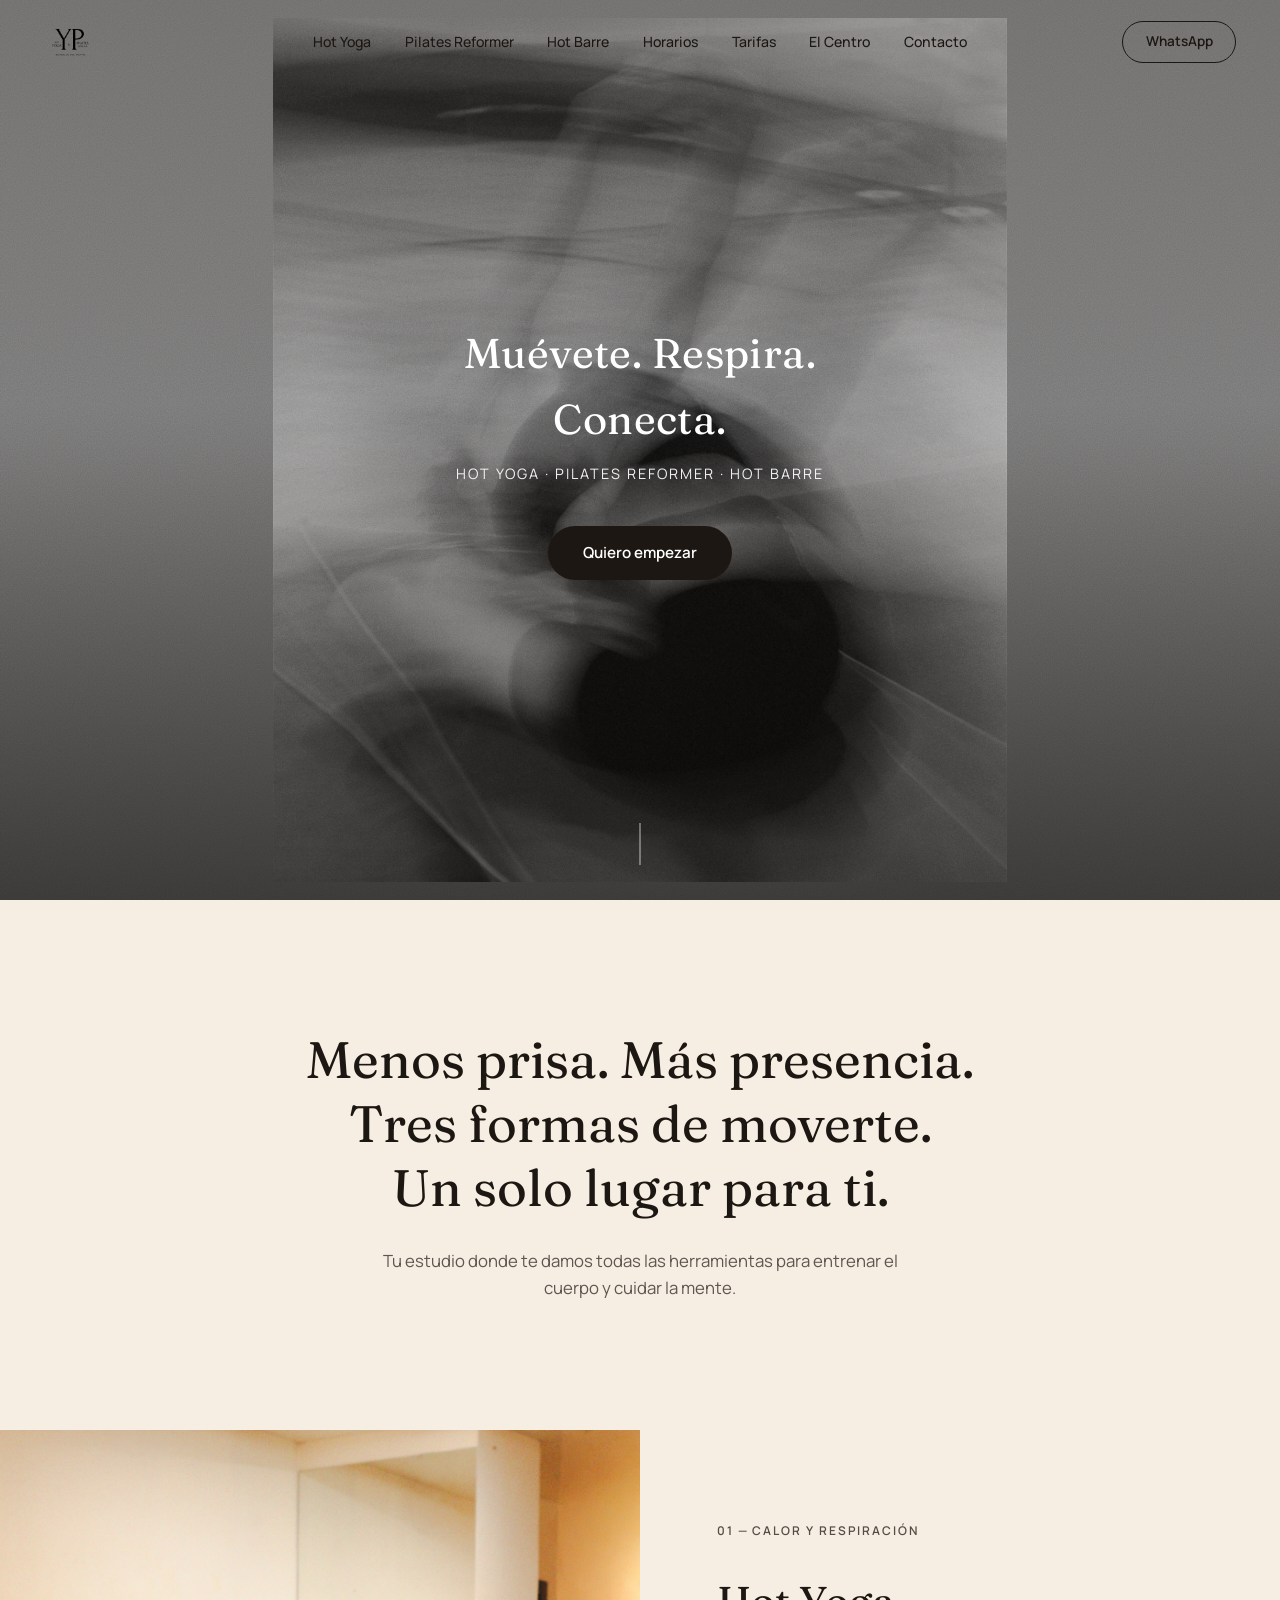
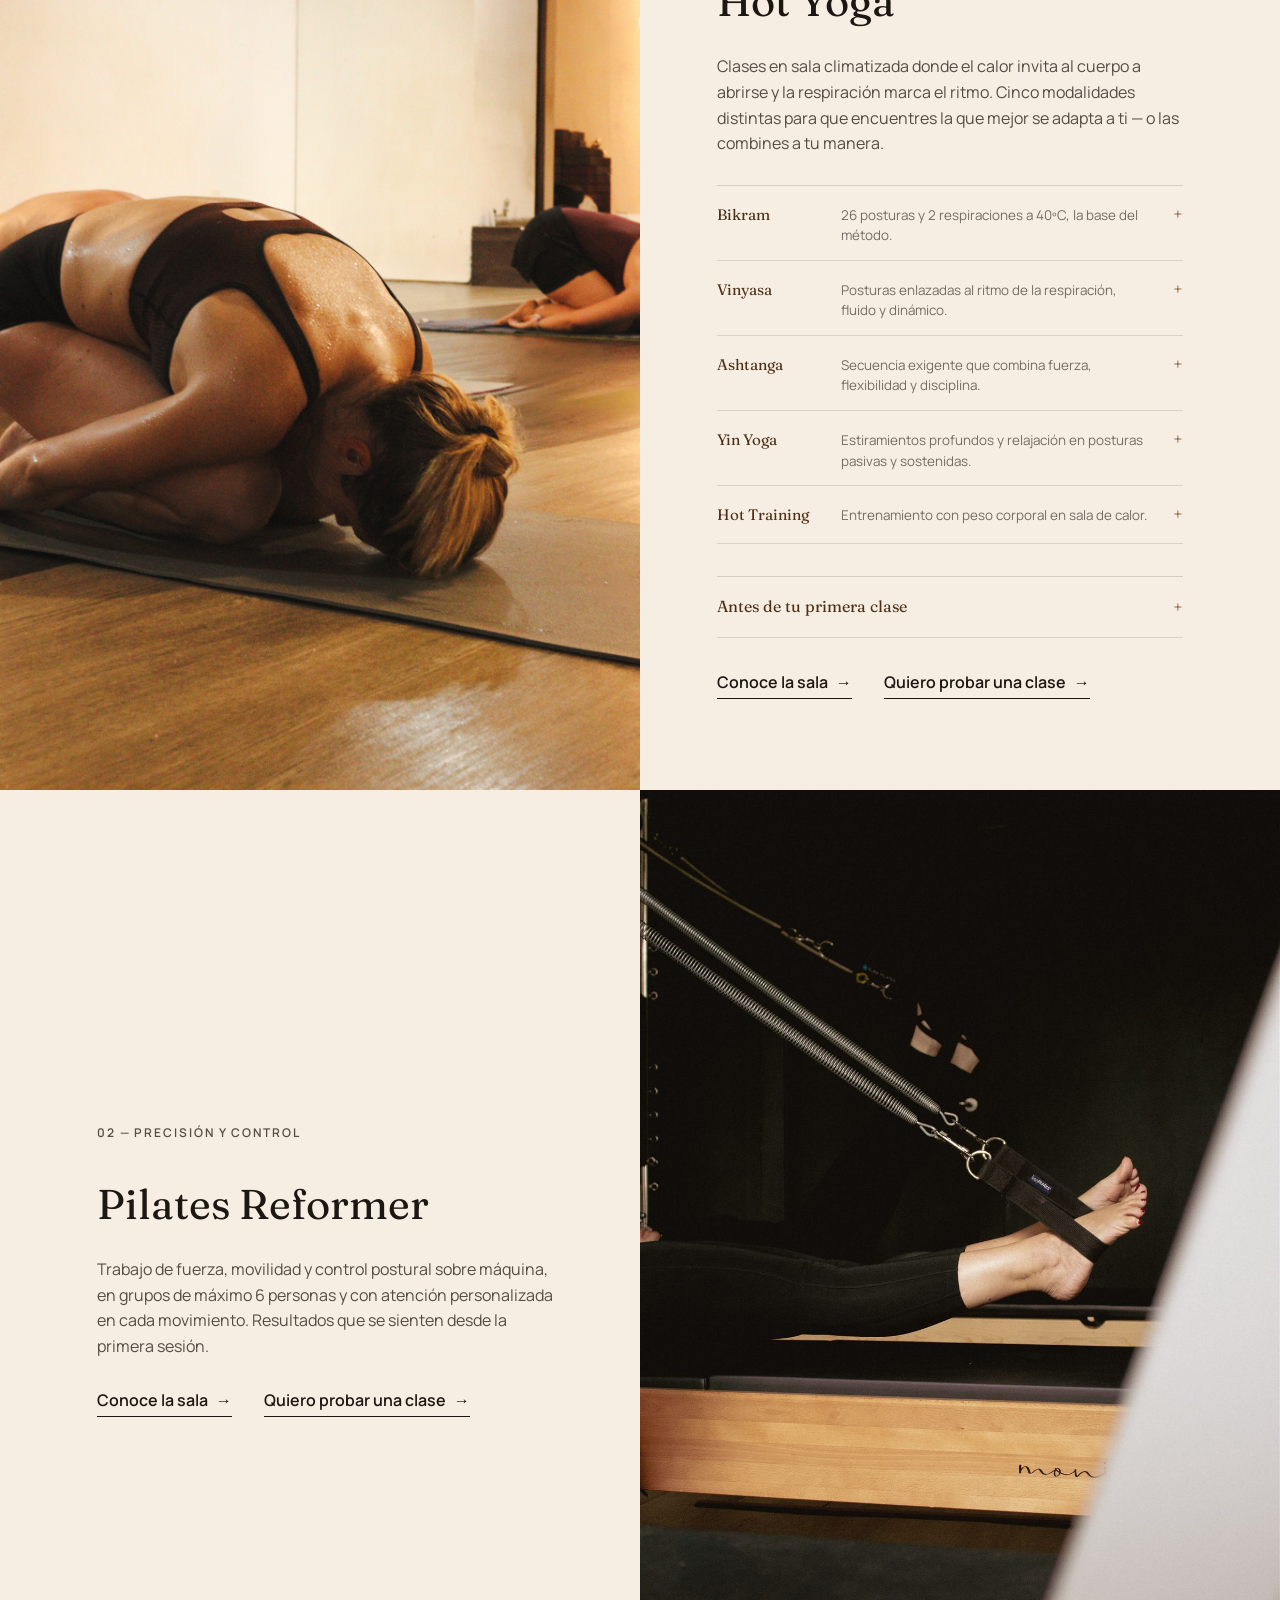
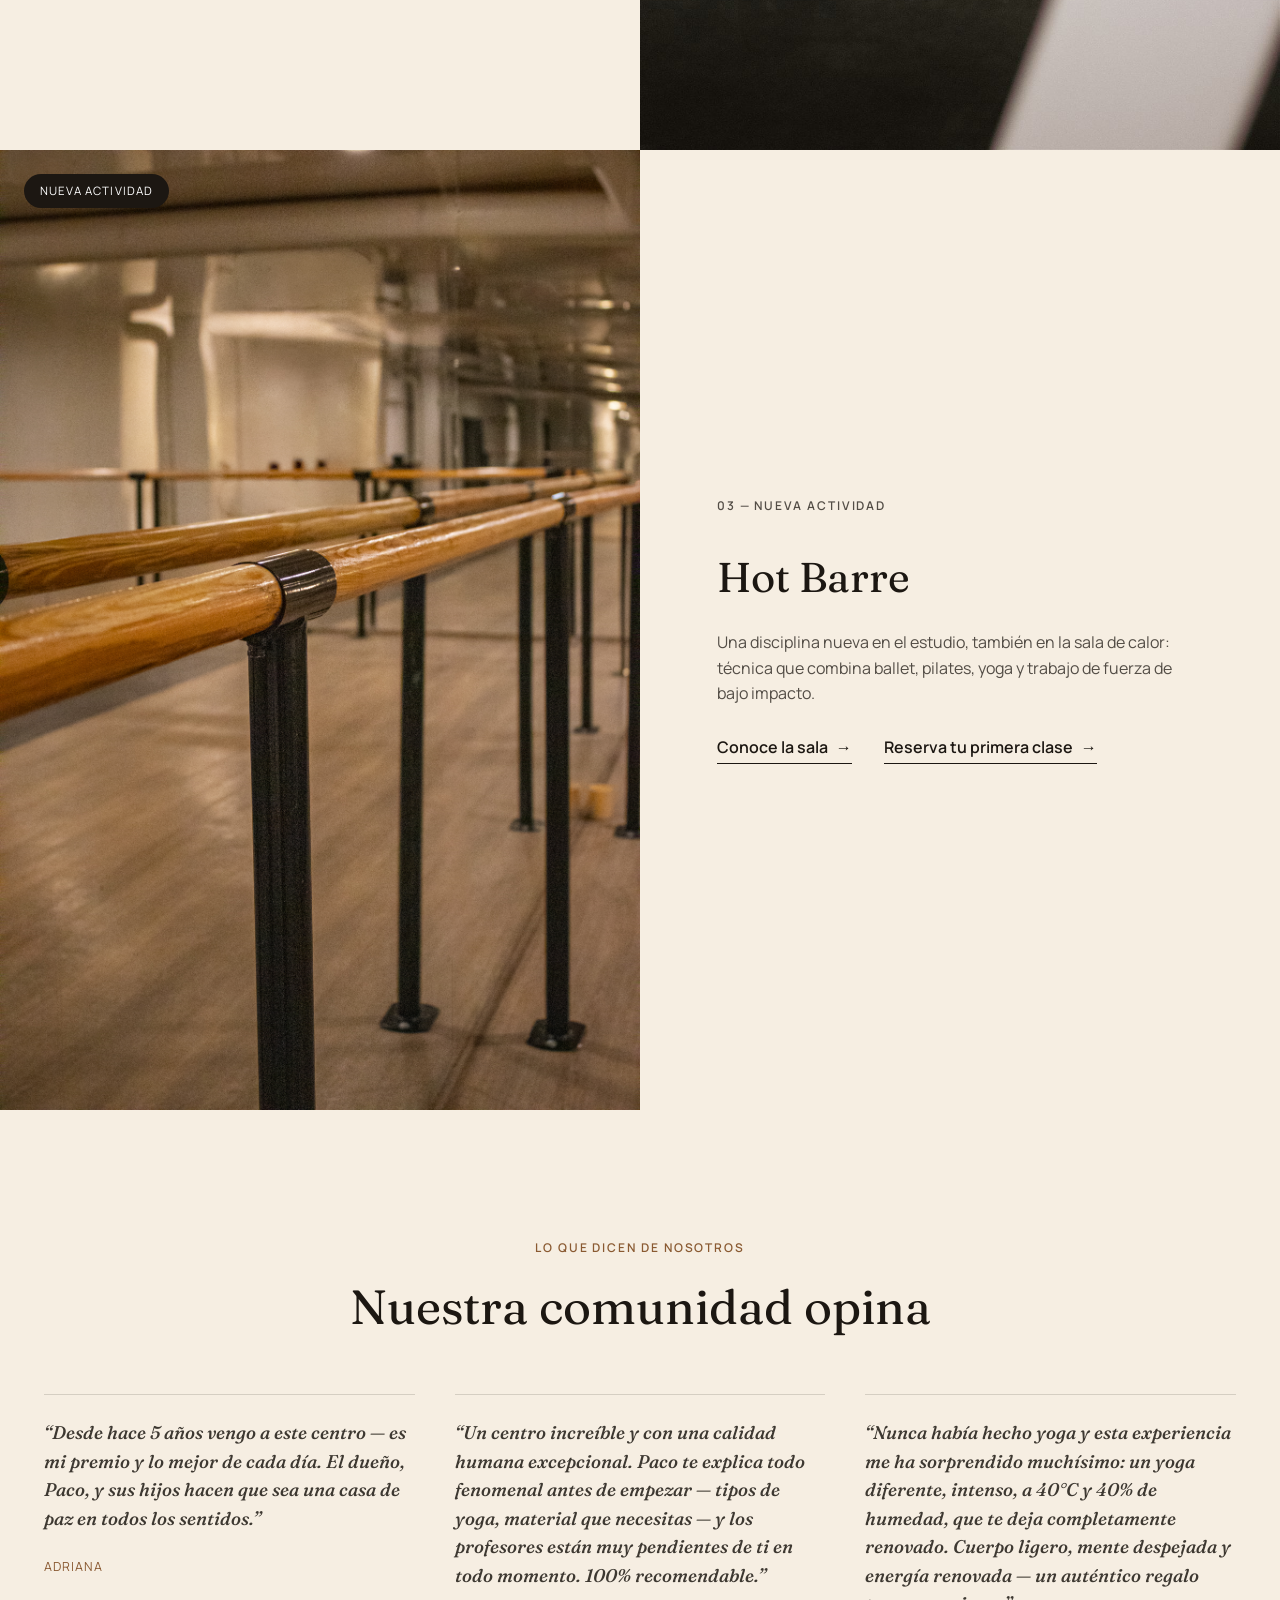
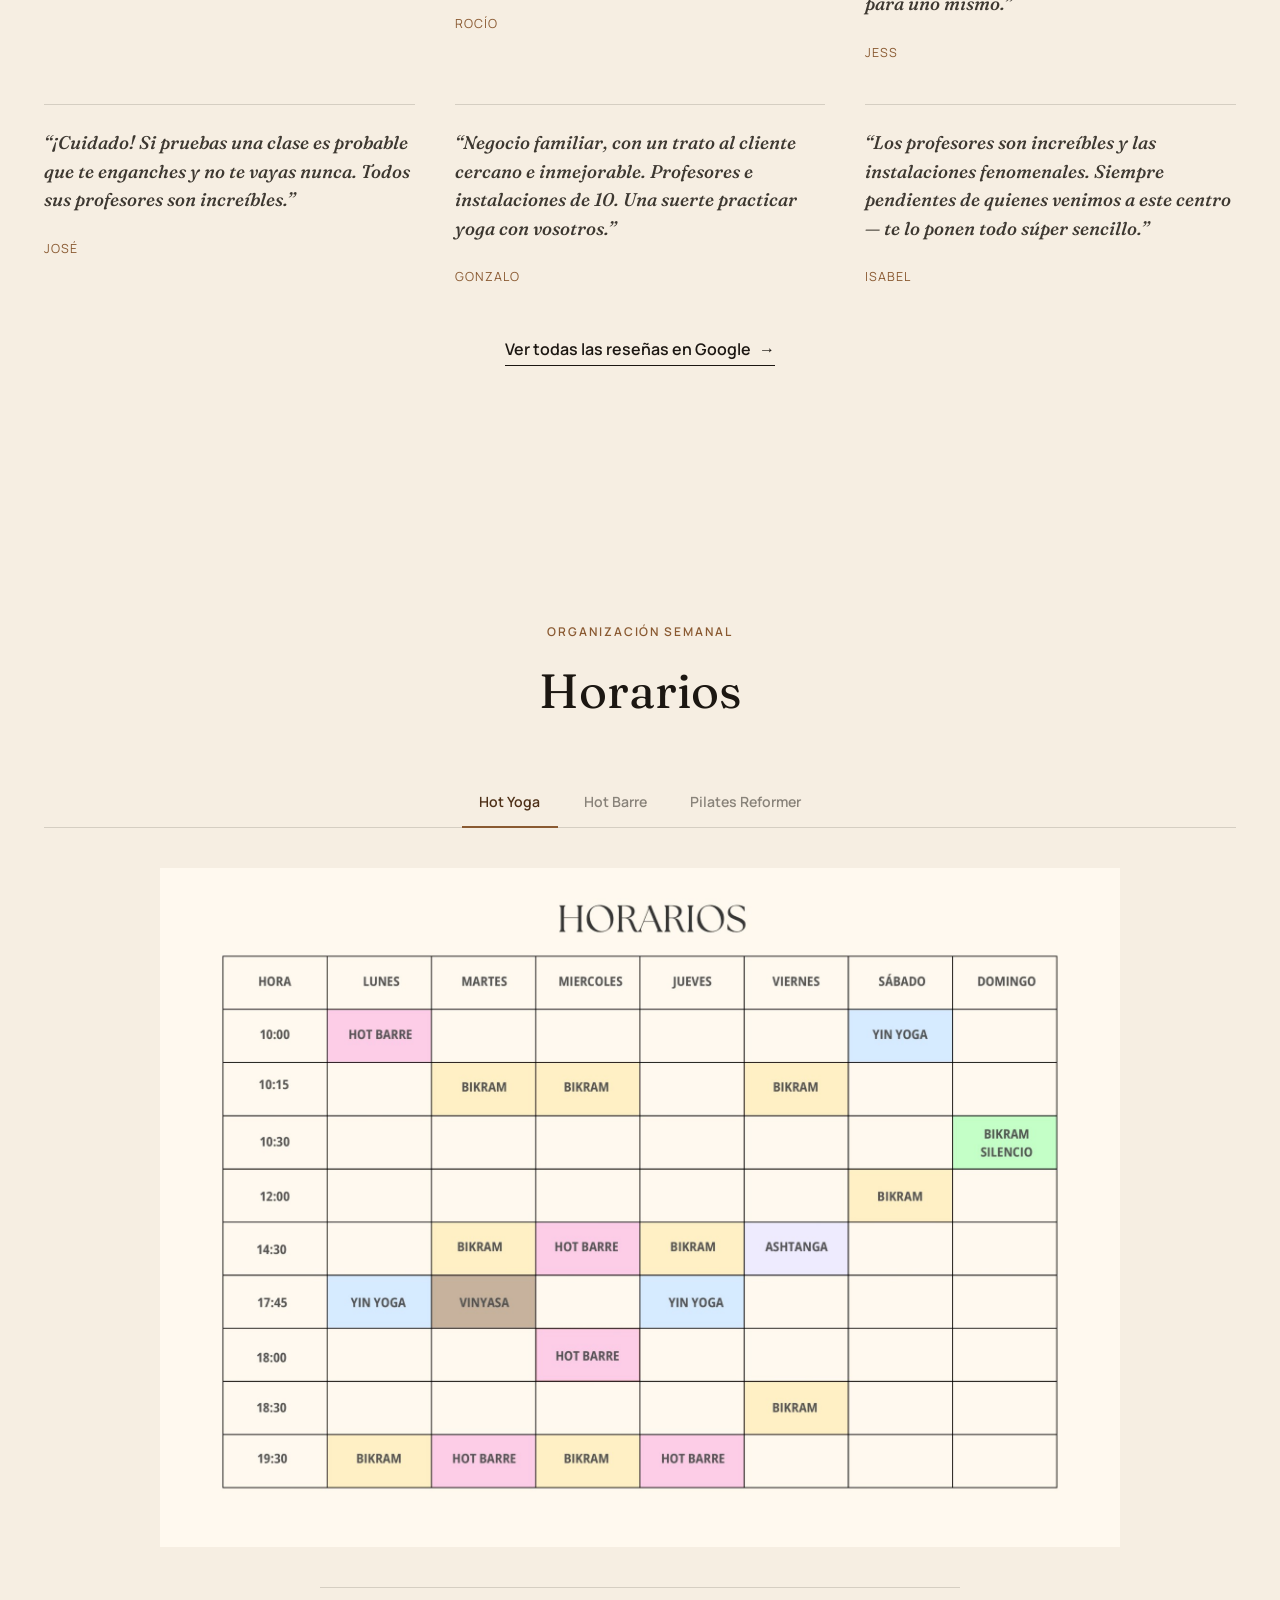
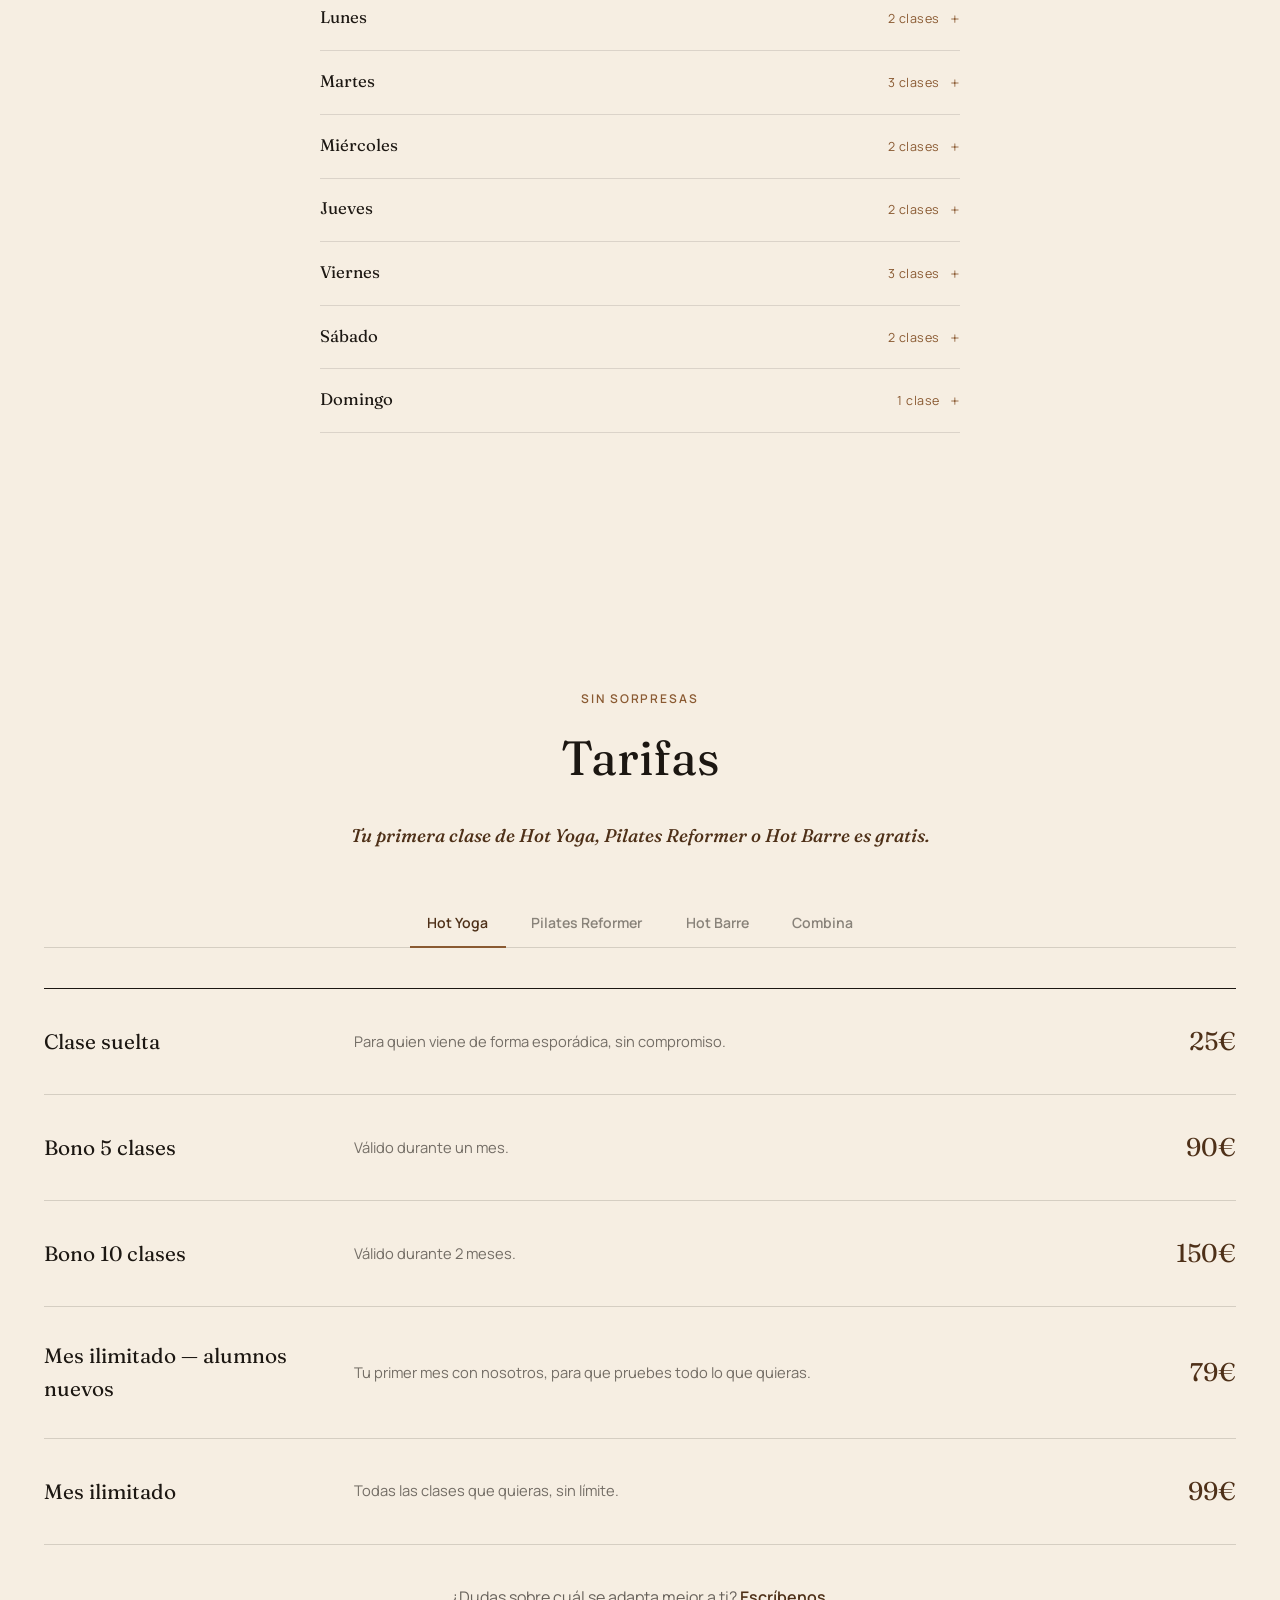
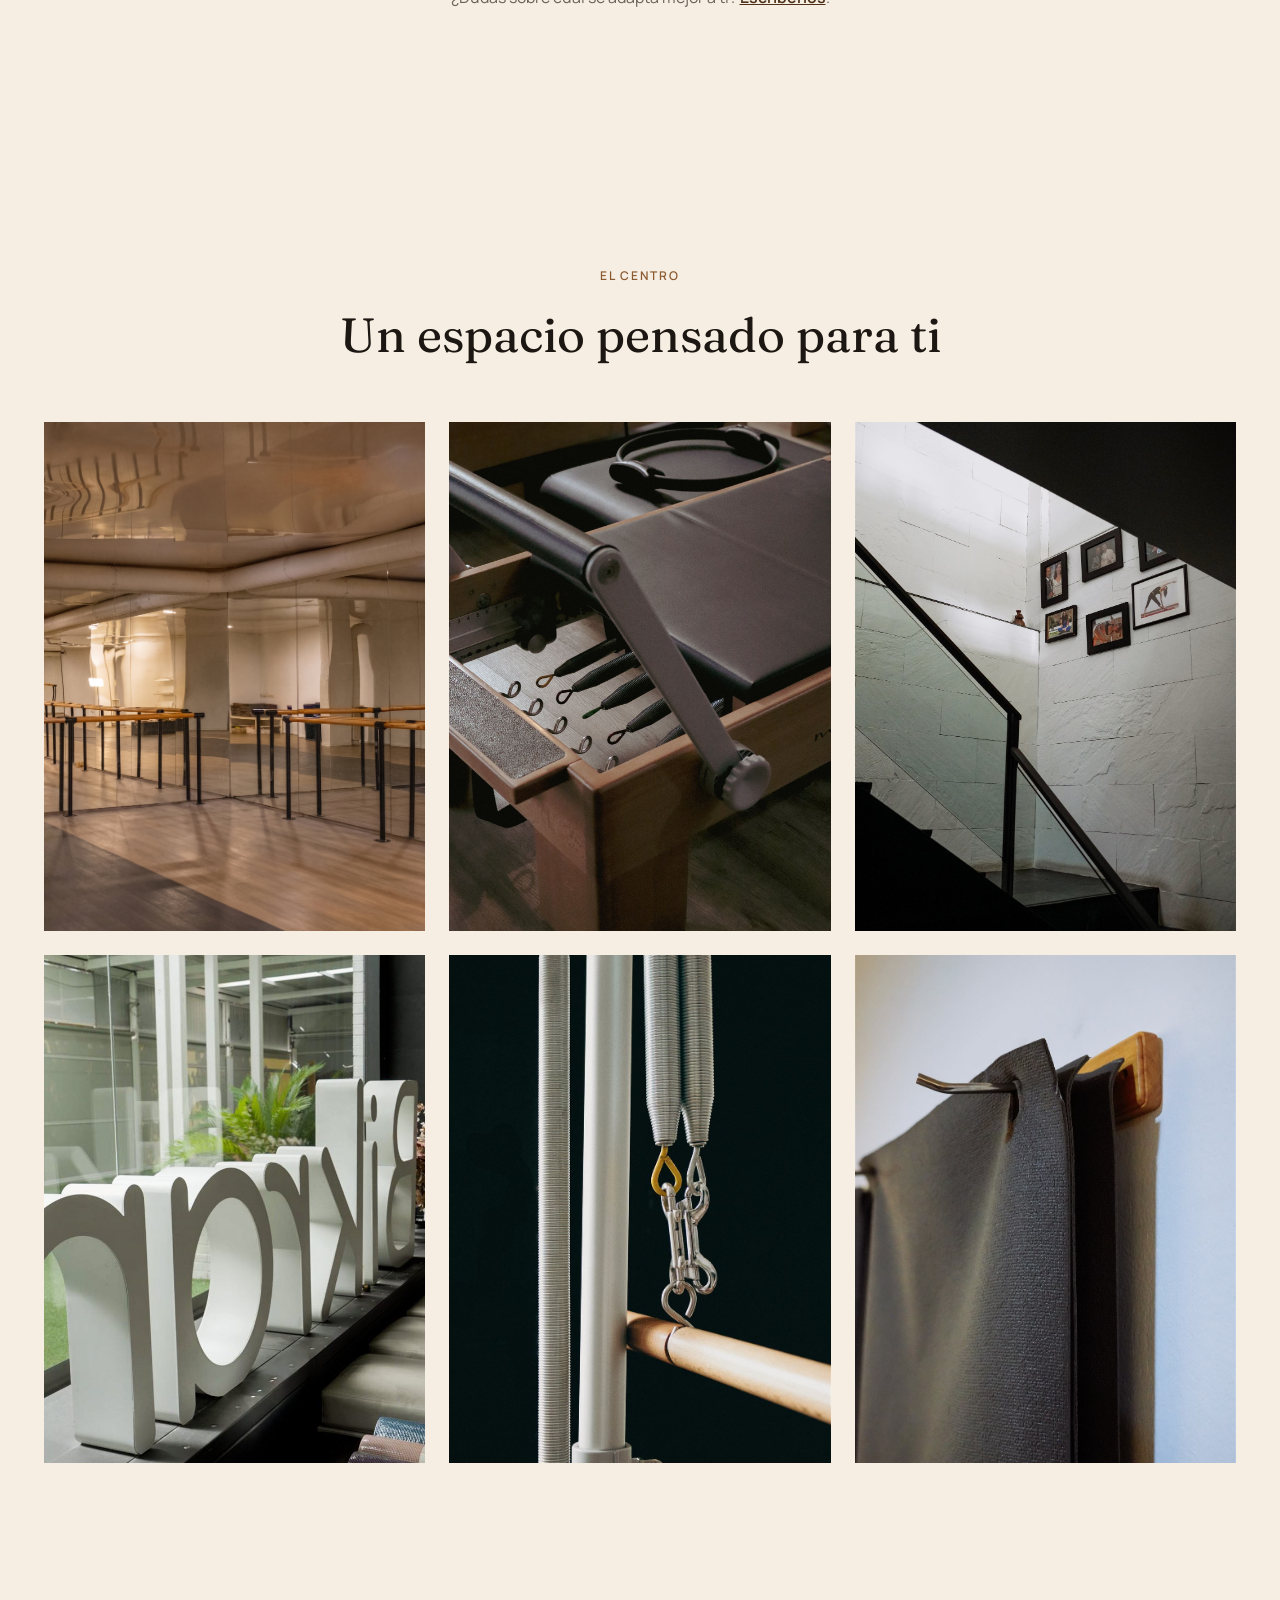
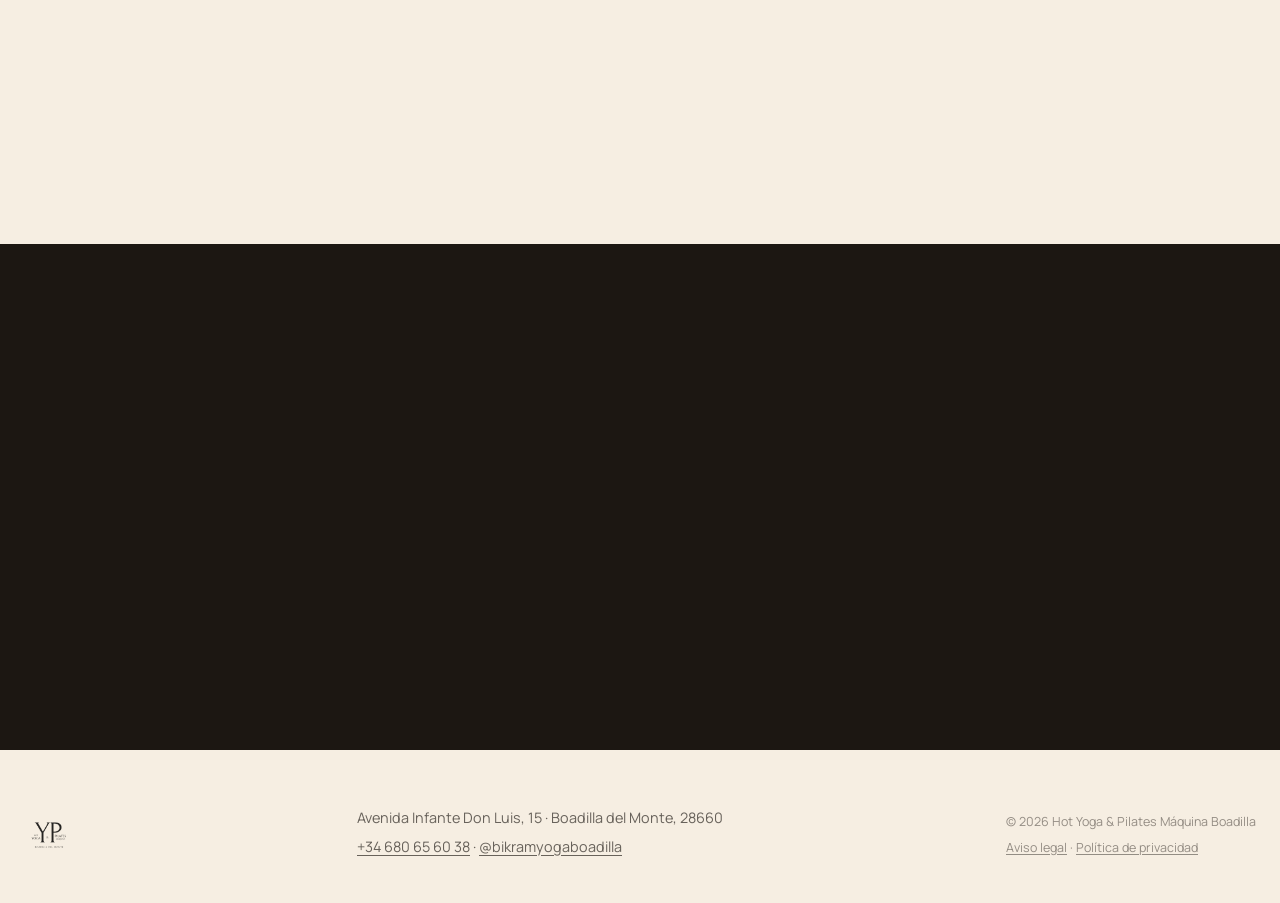
<file: index.html>
<!DOCTYPE html>
<html lang="es">
<head>
<meta charset="UTF-8">
<meta name="viewport" content="width=device-width, initial-scale=1.0">
<title>Hot Yoga & Pilates Máquina Boadilla | Hot Yoga, Pilates Reformer y Hot Barre en Boadilla del Monte</title>
<meta name="description" content="Estudio de Hot Yoga, Pilates Reformer y Hot Barre en Boadilla del Monte, Madrid. Un espacio para entrenar, cuidarte y formar parte de una comunidad. Muévete. Respira. Conecta.">
<meta name="keywords" content="Hot Yoga Boadilla, Pilates Reformer Boadilla, Hot Barre Boadilla, Barre Boadilla, Yoga Boadilla, Pilates Boadilla del Monte">

<!-- Open Graph -->
<meta property="og:title" content="Hot Yoga & Pilates Máquina Boadilla">
<meta property="og:description" content="Estudio de Hot Yoga, Pilates Reformer y Hot Barre en Boadilla del Monte. Muévete. Respira. Conecta.">
<meta property="og:type" content="website">
<meta property="og:locale" content="es_ES">
<meta property="og:image" content="assets/img/logo.png">

<link rel="icon" href="assets/img/logo.png">
<link rel="stylesheet" href="assets/css/fonts.css">
<link rel="stylesheet" href="assets/css/style.css?v=5">

<!-- SEO: Local Business structured data -->
<script type="application/ld+json">
{
  "@context": "https://schema.org",
  "@type": "ExerciseGym",
  "name": "Hot Yoga & Pilates Máquina Boadilla",
  "image": "https://yogaboadilla.com/assets/img/logo.png",
  "url": "https://yogaboadilla.com/",
  "telephone": "+34680656038",
  "address": {
    "@type": "PostalAddress",
    "streetAddress": "Avenida Infante Don Luis, 15",
    "addressLocality": "Boadilla del Monte",
    "postalCode": "28660",
    "addressRegion": "Madrid",
    "addressCountry": "ES"
  },
  "sameAs": [
    "https://instagram.com/bikramyogaboadilla"
  ],
  "makesOffer": [
    { "@type": "Offer", "itemOffered": { "@type": "Service", "name": "Hot Yoga" } },
    { "@type": "Offer", "itemOffered": { "@type": "Service", "name": "Pilates Reformer" } },
    { "@type": "Offer", "itemOffered": { "@type": "Service", "name": "Hot Barre" } }
  ]
}
</script>
</head>
<body>

<!-- ============ HEADER / NAV ============ -->
<header class="site-header" id="siteHeader">
  <div class="header-inner">
    <a href="#top" class="brand" aria-label="Hot Yoga & Pilates Máquina Boadilla - Inicio">
      <img src="assets/img/logo.png" alt="Hot Yoga & Pilates Máquina Boadilla" class="brand-logo">
    </a>

    <nav class="main-nav" id="mainNav" aria-label="Navegación principal">
      <a href="#hot-yoga">Hot Yoga</a>
      <a href="#pilates-reformer">Pilates Reformer</a>
      <a href="#barre">Hot Barre</a>
      <a href="#horarios">Horarios</a>
      <a href="#tarifas">Tarifas</a>
      <a href="#el-centro">El Centro</a>
      <a href="#contacto">Contacto</a>
    </nav>

    <div class="header-actions">
      <a href="https://wa.me/34680656038?text=Hola%2C%20me%20gustar%C3%ADa%20saber%20m%C3%A1s%20sobre%20el%20estudio"
         class="btn btn-whatsapp" target="_blank" rel="noopener">WhatsApp</a>
      <button class="menu-toggle" id="menuToggle" aria-label="Abrir menú" aria-expanded="false" aria-controls="mainNav">
        <span></span><span></span><span></span>
      </button>
    </div>
  </div>
</header>

<main id="top">

  <!-- ============ HERO ============ -->
  <section class="hero" id="hero">
    <!-- EDITAR: sustituir por <video autoplay muted loop playsinline> cuando haya vídeo real -->
    <div class="hero-media" aria-hidden="true">
      <img src="assets/img/hero-bw-alt.jpg" alt="" class="hero-photo-bg">
    </div>
    <div class="hero-photo-wrap" aria-hidden="true">
      <img src="assets/img/hero-bw-alt.jpg" alt="" class="hero-photo">
    </div>
    <div class="hero-grain" aria-hidden="true"></div>
    <div class="hero-overlay"></div>

    <div class="hero-content reveal">
      <p class="hero-tagline">Muévete. Respira. Conecta.</p>
      <p class="hero-disciplines">Hot Yoga · Pilates Reformer · Hot Barre</p>
      <a href="#contacto" class="btn btn-primary">Quiero empezar</a>
    </div>

    <a href="#statement" class="scroll-cue" aria-label="Bajar">
      <span></span>
    </a>
  </section>

  <!-- ============ STATEMENT / PHILOSOPHY ============ -->
  <section class="statement" id="statement">
    <p class="statement-text reveal">
      Menos prisa. Más presencia.<br>
      Tres formas de moverte.<br>
      Un solo lugar para ti.
    </p>
    <p class="statement-sub reveal">
      Tu estudio donde te damos todas las herramientas para entrenar el
      cuerpo y cuidar la mente.
    </p>
  </section>

  <!-- ============ HOT YOGA ============ -->
  <section class="discipline" id="hot-yoga">
    <div class="discipline-media reveal" aria-hidden="true">
      <img src="assets/img/hotyoga-childpose.jpg" alt="" class="discipline-photo">
    </div>
    <div class="discipline-content reveal">
      <p class="eyebrow">01 — Calor y respiración</p>
      <h2>Hot Yoga</h2>
      <p>
        Clases en sala climatizada donde el calor invita al cuerpo a abrirse
        y la respiración marca el ritmo. Cinco modalidades distintas para que
        encuentres la que mejor se adapta a ti — o las combines a tu manera.
      </p>

      <!-- EDITAR: modalidades impartidas en la sala de Hot Yoga -->
      <div class="style-list">
        <details class="style-item">
          <summary>
            <span class="style-name">Bikram</span>
            <span class="style-desc">26 posturas y 2 respiraciones a 40ºC, la base del método.</span>
          </summary>
          <p class="style-full">
            El estilo que dio origen a nuestra sala de calor: una secuencia de
            26 posturas y 2 ejercicios de respiración, en una sala a 40ºC.
            El calor favorece la flexibilidad y permite trabajar el cuerpo en
            profundidad. Exigente pero accesible para cualquier nivel — 90
            minutos de fuerza, equilibrio y concentración.
          </p>
        </details>
        <details class="style-item">
          <summary>
            <span class="style-name">Vinyasa</span>
            <span class="style-desc">Posturas enlazadas al ritmo de la respiración, fluido y dinámico.</span>
          </summary>
          <p class="style-full">
            Cada postura se enlaza con la siguiente al ritmo de la
            respiración. Ideal si buscas una práctica más movida, que fluye
            sin pausas y suma trabajo cardiovascular a la fuerza y la
            flexibilidad.
          </p>
        </details>
        <details class="style-item">
          <summary>
            <span class="style-name">Ashtanga</span>
            <span class="style-desc">Secuencia exigente que combina fuerza, flexibilidad y disciplina.</span>
          </summary>
          <p class="style-full">
            Una serie de posturas fija y progresiva que exige tanto al
            cuerpo como a la mente. Los vinyasas conectan cada postura con
            el movimiento y la respiración, alargando la espalda y calmando
            el sistema nervioso.
          </p>
        </details>
        <details class="style-item">
          <summary>
            <span class="style-name">Yin Yoga</span>
            <span class="style-desc">Estiramientos profundos y relajación en posturas pasivas y sostenidas.</span>
          </summary>
          <p class="style-full">
            Trabaja los tejidos más profundos — ligamentos, articulaciones,
            fascia — sosteniendo posturas en el suelo durante varios
            minutos. Una práctica pausada que calma la mente tanto como
            el cuerpo.
          </p>
        </details>
        <details class="style-item">
          <summary>
            <span class="style-name">Hot Training</span>
            <span class="style-desc">Entrenamiento con peso corporal en sala de calor.</span>
          </summary>
          <p class="style-full">
            Un entrenamiento dinámico con el propio peso corporal, centrado
            en fuerza-resistencia. Se practica en la sala de calor, así que
            además de fuerza, trabajas la coordinación entre respiración y
            movimiento bajo exigencia física real.
          </p>
        </details>
      </div>

      <div class="info-list">
        <details class="info-item">
          <summary>Antes de tu primera clase</summary>
          <div class="info-body">
            <p>
              No hace falta que reserves — nuestra sala es la de Hot Yoga
              más grande de Europa, así que siempre hay sitio. Ven cuando
              te venga bien.
            </p>
            <ul>
              <li>Llega 10-15 minutos antes de tu primera clase.</li>
              <li>Trae chanclas — las zapatillas de calle se dejan en una cajonera fuera del vestuario.</li>
              <li>Necesitas esterilla y toalla; si no tienes, el primer día te las dejamos nosotros.</li>
              <li>Mejor con botella o termo que mantenga el agua fría durante la clase.</li>
              <li>Evita comidas abundantes en la hora y media previa a la clase.</li>
              <li>Ven bien hidratado — con el calor se pierde bastante líquido durante la clase.</li>
            </ul>
          </div>
        </details>
      </div>

      <div class="discipline-links">
        <a href="hot-yoga.html" class="link-arrow">Conoce la sala</a>
        <a href="https://wa.me/34680656038?text=Hola%2C%20me%20gustar%C3%ADa%20probar%20una%20clase%20de%20Hot%20Yoga"
           class="link-arrow" target="_blank" rel="noopener">Quiero probar una clase</a>
      </div>
    </div>
  </section>

  <!-- ============ PILATES REFORMER ============ -->
  <section class="discipline discipline--reverse" id="pilates-reformer">
    <div class="discipline-media reveal" aria-hidden="true">
      <img src="assets/img/pilates-reformer.jpg" alt="" class="discipline-photo">
    </div>
    <div class="discipline-content reveal">
      <p class="eyebrow">02 — Precisión y control</p>
      <h2>Pilates Reformer</h2>
      <p>
        Trabajo de fuerza, movilidad y control postural sobre máquina, en
        grupos de máximo 6 personas y con atención personalizada en cada
        movimiento. Resultados que se sienten desde la primera sesión.
      </p>
      <div class="discipline-links">
        <a href="pilates-reformer.html" class="link-arrow">Conoce la sala</a>
        <a href="https://wa.me/34680656038?text=Hola%2C%20me%20gustar%C3%ADa%20probar%20una%20clase%20de%20Pilates%20Reformer"
           class="link-arrow" target="_blank" rel="noopener">Quiero probar una clase</a>
      </div>
    </div>
  </section>

  <!-- ============ HOT BARRE ============ -->
  <section class="discipline discipline--barre" id="barre">
    <div class="discipline-media reveal" aria-hidden="true">
      <img src="assets/img/hotbarre-intro.jpg" alt="" class="discipline-photo">
      <span class="media-badge" id="barreCountdown">Nueva actividad</span>
    </div>
    <div class="discipline-content reveal">
      <p class="eyebrow">03 — Nueva actividad</p>
      <h2>Hot Barre</h2>
      <p>
        Una disciplina nueva en el estudio, también en la sala de calor:
        técnica que combina ballet, pilates, yoga y trabajo de fuerza de
        bajo impacto.
      </p>
      <div class="discipline-links">
        <a href="hot-barre.html" class="link-arrow">Conoce la sala</a>
        <a href="https://wa.me/34680656038?text=Hola%2C%20quiero%20reservar%20mi%20primera%20clase%20de%20Hot%20Barre"
           class="link-arrow" target="_blank" rel="noopener">Reserva tu primera clase</a>
      </div>
    </div>
  </section>

  <!-- ============ TESTIMONIOS ============ -->
  <section class="testimonios" id="testimonios">
    <p class="eyebrow reveal">Lo que dicen de nosotros</p>
    <h2 class="section-title reveal">Nuestra comunidad opina</h2>

    <div class="testimonios-grid reveal">
      <blockquote class="testimonio">
        <p>“Desde hace 5 años vengo a este centro — es mi premio y lo mejor de cada día. El dueño, Paco, y sus hijos hacen que sea una casa de paz en todos los sentidos.”</p>
        <cite>Adriana</cite>
      </blockquote>
      <blockquote class="testimonio">
        <p>“Un centro increíble y con una calidad humana excepcional. Paco te explica todo fenomenal antes de empezar — tipos de yoga, material que necesitas — y los profesores están muy pendientes de ti en todo momento. 100% recomendable.”</p>
        <cite>Rocío</cite>
      </blockquote>
      <blockquote class="testimonio">
        <p>“Nunca había hecho yoga y esta experiencia me ha sorprendido muchísimo: un yoga diferente, intenso, a 40°C y 40% de humedad, que te deja completamente renovado. Cuerpo ligero, mente despejada y energía renovada — un auténtico regalo para uno mismo.”</p>
        <cite>Jess</cite>
      </blockquote>
      <blockquote class="testimonio">
        <p>“¡Cuidado! Si pruebas una clase es probable que te enganches y no te vayas nunca. Todos sus profesores son increíbles.”</p>
        <cite>José</cite>
      </blockquote>
      <blockquote class="testimonio">
        <p>“Negocio familiar, con un trato al cliente cercano e inmejorable. Profesores e instalaciones de 10. Una suerte practicar yoga con vosotros.”</p>
        <cite>Gonzalo</cite>
      </blockquote>
      <blockquote class="testimonio">
        <p>“Los profesores son increíbles y las instalaciones fenomenales. Siempre pendientes de quienes venimos a este centro — te lo ponen todo súper sencillo.”</p>
        <cite>Isabel</cite>
      </blockquote>
    </div>

    <a href="https://www.google.com/maps?cid=13121006732023379183" class="link-arrow testimonios-google" target="_blank" rel="noopener">Ver todas las reseñas en Google</a>
  </section>

  <!-- ============ HORARIOS ============ -->
  <section class="horarios" id="horarios" data-tabgroup="horarios">
    <p class="eyebrow reveal">Organización semanal</p>
    <h2 class="section-title reveal">Horarios</h2>

    <div class="tabs-nav reveal" role="tablist">
      <button class="tab-btn is-active" data-panel="hy" role="tab" aria-selected="true">Hot Yoga</button>
      <button class="tab-btn" data-panel="ba" role="tab" aria-selected="false">Hot Barre</button>
      <button class="tab-btn" data-panel="pr" role="tab" aria-selected="false">Pilates Reformer</button>
    </div>

    <!-- EDITAR: horario real de Hot Yoga (ya actualizado con el horario vigente) -->
    <div class="tab-panel is-active reveal" data-panel="hy">
      <a class="horario-img" href="assets/img/horarios-yoga-barre.jpg" target="_blank" rel="noopener">
        <img src="assets/img/horarios-yoga-barre.jpg" alt="Horario semanal de Hot Yoga y Hot Barre en cuadrícula" loading="lazy">
      </a>
      <div class="day-list">
        <details class="day-item">
          <summary><span class="day-name">Lunes</span><span class="day-count">2 clases</span></summary>
          <ul class="day-classes">
            <li><span class="class-time">17:45 – 19:00</span><span class="class-name">Yin Yoga</span></li>
            <li><span class="class-time">19:30 – 21:00</span><span class="class-name">Bikram</span></li>
          </ul>
        </details>
        <details class="day-item">
          <summary><span class="day-name">Martes</span><span class="day-count">3 clases</span></summary>
          <ul class="day-classes">
            <li><span class="class-time">10:15 – 11:45</span><span class="class-name">Bikram</span></li>
            <li><span class="class-time">14:30 – 16:00</span><span class="class-name">Bikram</span></li>
            <li><span class="class-time">17:45 – 19:00</span><span class="class-name">Vinyasa</span></li>
          </ul>
        </details>
        <details class="day-item">
          <summary><span class="day-name">Miércoles</span><span class="day-count">2 clases</span></summary>
          <ul class="day-classes">
            <li><span class="class-time">10:15 – 11:45</span><span class="class-name">Bikram</span></li>
            <li><span class="class-time">19:30 – 21:00</span><span class="class-name">Bikram</span></li>
          </ul>
        </details>
        <details class="day-item">
          <summary><span class="day-name">Jueves</span><span class="day-count">2 clases</span></summary>
          <ul class="day-classes">
            <li><span class="class-time">14:30 – 16:00</span><span class="class-name">Bikram</span></li>
            <li><span class="class-time">17:45 – 19:00</span><span class="class-name">Yin Yoga</span></li>
          </ul>
        </details>
        <details class="day-item">
          <summary><span class="day-name">Viernes</span><span class="day-count">3 clases</span></summary>
          <ul class="day-classes">
            <li><span class="class-time">10:15 – 11:45</span><span class="class-name">Bikram</span></li>
            <li><span class="class-time">14:30 – 16:00</span><span class="class-name">Ashtanga</span></li>
            <li><span class="class-time">18:30 – 20:00</span><span class="class-name">Bikram</span></li>
          </ul>
        </details>
        <details class="day-item">
          <summary><span class="day-name">Sábado</span><span class="day-count">2 clases</span></summary>
          <ul class="day-classes">
            <li><span class="class-time">10:00 – 11:15</span><span class="class-name">Yin Yoga</span></li>
            <li><span class="class-time">12:00 – 13:30</span><span class="class-name">Bikram</span></li>
          </ul>
        </details>
        <details class="day-item">
          <summary><span class="day-name">Domingo</span><span class="day-count">1 clase</span></summary>
          <ul class="day-classes">
            <li><span class="class-time">10:30 – 12:00</span><span class="class-name">Bikram Silencio*</span></li>
          </ul>
          <p class="day-note">* Clase no guiada — el profesor solo marca los cambios de postura. No apta para alumnos nuevos; recomendamos haber asistido antes a alguna clase de Bikram.</p>
        </details>
      </div>
    </div>

    <!-- EDITAR: horario de Hot Barre - confirmar duracion exacta de cada clase -->
    <div class="tab-panel" data-panel="ba" hidden>
      <a class="horario-img" href="assets/img/horarios-yoga-barre.jpg" target="_blank" rel="noopener">
        <img src="assets/img/horarios-yoga-barre.jpg" alt="Horario semanal de Hot Yoga y Hot Barre en cuadrícula" loading="lazy">
      </a>
      <div class="day-list">
        <details class="day-item">
          <summary><span class="day-name">Lunes</span><span class="day-count">1 clase</span></summary>
          <ul class="day-classes">
            <li><span class="class-time">10:00 – 11:00</span><span class="class-name">Hot Barre</span></li>
          </ul>
        </details>
        <details class="day-item">
          <summary><span class="day-name">Martes</span><span class="day-count">1 clase</span></summary>
          <ul class="day-classes">
            <li><span class="class-time">19:30 – 20:30</span><span class="class-name">Hot Barre</span></li>
          </ul>
        </details>
        <details class="day-item">
          <summary><span class="day-name">Miércoles</span><span class="day-count">2 clases</span></summary>
          <ul class="day-classes">
            <li><span class="class-time">14:30 – 15:30</span><span class="class-name">Hot Barre</span></li>
            <li><span class="class-time">18:00 – 19:00</span><span class="class-name">Hot Barre</span></li>
          </ul>
        </details>
        <details class="day-item">
          <summary><span class="day-name">Jueves</span><span class="day-count">1 clase</span></summary>
          <ul class="day-classes">
            <li><span class="class-time">19:30 – 20:30</span><span class="class-name">Hot Barre</span></li>
          </ul>
        </details>
      </div>
    </div>

    <!-- EDITAR: horario real de Pilates Reformer (en curso, dia a dia) -->
    <div class="tab-panel" data-panel="pr" hidden>
      <div class="day-list">
        <details class="day-item">
          <summary><span class="day-name">Lunes</span><span class="day-count">9 clases</span></summary>
          <ul class="day-classes">
            <li><span class="class-time">09:15 – 10:15</span><span class="class-name">Pilates Reformer</span></li>
            <li><span class="class-time">10:15 – 11:15</span><span class="class-name">Pilates Reformer</span></li>
            <li><span class="class-time">11:30 – 12:30</span><span class="class-name">Pilates Reformer +65 años</span></li>
            <li><span class="class-time">12:30 – 13:30</span><span class="class-name">Pilates Reformer +65 años</span></li>
            <li><span class="class-time">17:00 – 18:00</span><span class="class-name">Pilates Reformer</span></li>
            <li><span class="class-time">18:00 – 19:00</span><span class="class-name">Pilates Reformer</span></li>
            <li><span class="class-time">19:00 – 20:00</span><span class="class-name">Pilates Reformer</span></li>
            <li><span class="class-time">20:00 – 21:00</span><span class="class-name">Pilates Reformer</span></li>
            <li><span class="class-time">21:00 – 22:00</span><span class="class-name">Pilates Reformer</span></li>
          </ul>
        </details>
        <details class="day-item">
          <summary><span class="day-name">Martes</span><span class="day-count">9 clases</span></summary>
          <ul class="day-classes">
            <li><span class="class-time">09:15 – 10:15</span><span class="class-name">Pilates Reformer</span></li>
            <li><span class="class-time">10:30 – 11:30</span><span class="class-name">Pilates Reformer</span></li>
            <li><span class="class-time">12:00 – 13:00</span><span class="class-name">Pilates Reformer</span></li>
            <li><span class="class-time">14:00 – 15:00</span><span class="class-name">Pilates Reformer</span></li>
            <li><span class="class-time">15:30 – 16:00</span><span class="class-name">Pilates Reformer</span></li>
            <li><span class="class-time">17:00 – 18:00</span><span class="class-name">Pilates Reformer</span></li>
            <li><span class="class-time">18:00 – 19:00</span><span class="class-name">Pilates Reformer</span></li>
            <li><span class="class-time">19:00 – 20:00</span><span class="class-name">Pilates Reformer</span></li>
            <li><span class="class-time">20:00 – 21:00</span><span class="class-name">Pilates Reformer</span></li>
          </ul>
        </details>
        <details class="day-item">
          <summary><span class="day-name">Miércoles</span><span class="day-count">6 clases</span></summary>
          <ul class="day-classes">
            <li><span class="class-time">09:30 – 10:30</span><span class="class-name">Pilates Reformer</span></li>
            <li><span class="class-time">10:30 – 11:30</span><span class="class-name">Pilates Reformer</span></li>
            <li><span class="class-time">11:30 – 12:30</span><span class="class-name">Pilates Reformer +65 años</span></li>
            <li><span class="class-time">18:00 – 19:00</span><span class="class-name">Pilates Reformer</span></li>
            <li><span class="class-time">19:00 – 20:00</span><span class="class-name">Pilates Reformer</span></li>
            <li><span class="class-time">20:00 – 21:00</span><span class="class-name">Pilates Reformer</span></li>
          </ul>
        </details>
        <details class="day-item">
          <summary><span class="day-name">Jueves</span><span class="day-count">8 clases</span></summary>
          <ul class="day-classes">
            <li><span class="class-time">10:00 – 11:00</span><span class="class-name">Pilates Reformer</span></li>
            <li><span class="class-time">11:00 – 12:00</span><span class="class-name">Pilates Reformer</span></li>
            <li><span class="class-time">15:15 – 16:15</span><span class="class-name">Pilates Reformer</span></li>
            <li><span class="class-time">17:00 – 18:00</span><span class="class-name">Pilates Reformer</span></li>
            <li><span class="class-time">18:00 – 19:00</span><span class="class-name">Pilates Reformer</span></li>
            <li><span class="class-time">19:00 – 20:00</span><span class="class-name">Pilates Reformer</span></li>
            <li><span class="class-time">20:00 – 21:00</span><span class="class-name">Pilates Reformer</span></li>
            <li><span class="class-time">21:00 – 22:00</span><span class="class-name">Pilates Reformer</span></li>
          </ul>
        </details>
        <details class="day-item">
          <summary><span class="day-name">Viernes</span><span class="day-count">7 clases</span></summary>
          <ul class="day-classes">
            <li><span class="class-time">09:30 – 10:30</span><span class="class-name">Pilates Reformer</span></li>
            <li><span class="class-time">10:30 – 11:30</span><span class="class-name">Pilates Reformer</span></li>
            <li><span class="class-time">11:30 – 12:30</span><span class="class-name">Pilates Reformer</span></li>
            <li><span class="class-time">12:30 – 13:30</span><span class="class-name">Pilates Reformer +65 años</span></li>
            <li><span class="class-time">15:00 – 16:00</span><span class="class-name">Pilates Reformer</span></li>
            <li><span class="class-time">16:00 – 17:00</span><span class="class-name">Pilates Reformer</span></li>
            <li><span class="class-time">17:00 – 18:00</span><span class="class-name">Pilates Reformer</span></li>
          </ul>
        </details>
        <details class="day-item">
          <summary><span class="day-name">Sábado</span><span class="day-count">2 clases</span></summary>
          <ul class="day-classes">
            <li><span class="class-time">11:30 – 12:30</span><span class="class-name">Pilates Reformer</span></li>
            <li><span class="class-time">12:30 – 13:30</span><span class="class-name">Pilates Reformer</span></li>
          </ul>
        </details>
      </div>
    </div>
  </section>

  <!-- ============ TARIFAS ============ -->
  <section class="tarifas" id="tarifas" data-tabgroup="tarifas">
    <p class="eyebrow reveal">Sin sorpresas</p>
    <h2 class="section-title reveal">Tarifas</h2>
    <p class="tarifas-highlight reveal">Tu primera clase de Hot Yoga, Pilates Reformer o Hot Barre es gratis.</p>

    <div class="tabs-nav reveal" role="tablist">
      <button class="tab-btn is-active" data-panel="hy" role="tab" aria-selected="true">Hot Yoga</button>
      <button class="tab-btn" data-panel="pr" role="tab" aria-selected="false">Pilates Reformer</button>
      <button class="tab-btn" data-panel="ba" role="tab" aria-selected="false">Hot Barre</button>
      <button class="tab-btn" data-panel="cb" role="tab" aria-selected="false">Combina</button>
    </div>

    <!-- EDITAR: precios de Hot Yoga -->
    <div class="tab-panel is-active reveal" data-panel="hy">
      <div class="tarifas-grid">
        <div class="tarifa-row">
          <h3>Clase suelta</h3>
          <p class="tarifa-desc">Para quien viene de forma esporádica, sin compromiso.</p>
          <p class="tarifa-price">25€</p>
        </div>
        <div class="tarifa-row">
          <h3>Bono 5 clases</h3>
          <p class="tarifa-desc">Válido durante un mes.</p>
          <p class="tarifa-price">90€</p>
        </div>
        <div class="tarifa-row">
          <h3>Bono 10 clases</h3>
          <p class="tarifa-desc">Válido durante 2 meses.</p>
          <p class="tarifa-price">150€</p>
        </div>
        <div class="tarifa-row">
          <h3>Mes ilimitado — alumnos nuevos</h3>
          <p class="tarifa-desc">Tu primer mes con nosotros, para que pruebes todo lo que quieras.</p>
          <p class="tarifa-price">79€</p>
        </div>
        <div class="tarifa-row">
          <h3>Mes ilimitado</h3>
          <p class="tarifa-desc">Todas las clases que quieras, sin límite.</p>
          <p class="tarifa-price">99€</p>
        </div>
      </div>
    </div>

    <!-- EDITAR: precios de Pilates Reformer -->
    <div class="tab-panel" data-panel="pr" hidden>
      <div class="tarifas-grid">
        <div class="tarifa-row">
          <h3>Bono 4 clases</h3>
          <p class="tarifa-desc">Válido durante un mes.</p>
          <p class="tarifa-price">79€</p>
        </div>
        <div class="tarifa-row">
          <h3>Bono 8 clases</h3>
          <p class="tarifa-desc">Válido durante un mes.</p>
          <p class="tarifa-price">149€</p>
        </div>
        <div class="tarifa-row">
          <h3>Bono 4 clases — grupo +65 años</h3>
          <p class="tarifa-desc">Válido durante un mes.</p>
          <p class="tarifa-price">60€</p>
        </div>
      </div>
    </div>

    <!-- EDITAR: precios de Hot Barre -->
    <div class="tab-panel" data-panel="ba" hidden>
      <div class="tarifas-grid">
        <div class="tarifa-row">
          <h3>Bono 5 clases</h3>
          <p class="tarifa-desc">Válido durante un mes.</p>
          <p class="tarifa-price">90€</p>
        </div>
        <div class="tarifa-row">
          <h3>Bono 10 clases</h3>
          <p class="tarifa-desc">Válido durante 2 meses.</p>
          <p class="tarifa-price">150€</p>
        </div>
        <div class="tarifa-row">
          <h3>Mes ilimitado</h3>
          <p class="tarifa-desc">Todas las clases que quieras, sin límite.<br><span class="price-note">Sujeto a reserva previa.</span></p>
          <p class="tarifa-price">99€</p>
        </div>
      </div>
    </div>

    <!-- EDITAR: tarifas mixtas, en pruebas -->
    <div class="tab-panel" data-panel="cb" hidden>
      <div class="tarifas-grid">
        <div class="tarifa-row">
          <h3>4 Pilates Reformer + 4 Hot Barre</h3>
          <p class="tarifa-desc">Válido durante un mes.</p>
          <p class="tarifa-price">129€</p>
        </div>
        <div class="tarifa-row">
          <h3>8 Pilates Reformer + 4 Hot Barre</h3>
          <p class="tarifa-desc">Válido durante un mes.</p>
          <p class="tarifa-price">189€</p>
        </div>
      </div>
    </div>

    <p class="tarifas-note reveal">
      ¿Dudas sobre cuál se adapta mejor a ti?
      <a href="https://wa.me/34680656038?text=Hola%2C%20tengo%20una%20duda%20sobre%20las%20tarifas" target="_blank" rel="noopener">Escríbenos</a>.
    </p>
  </section>

  <!-- ============ EL CENTRO ============ -->
  <section class="centro" id="el-centro">
    <p class="eyebrow reveal">El Centro</p>
    <h2 class="section-title reveal">Un espacio pensado para ti</h2>

    <!-- EDITAR: resumen de fotos, se pueden repetir con otras secciones -->
    <div class="page-gallery-grid reveal">
      <img src="assets/img/hotyoga-sala-2.jpg" alt="Sala de Hot Yoga" class="page-gallery-photo">
      <img src="assets/img/pilates-hero.jpg" alt="Sala de Pilates Reformer" class="page-gallery-photo">
      <img src="assets/img/centro-escalera.jpg" alt="" class="page-gallery-photo">
      <img src="assets/img/hotyoga-bikram-sign.jpg" alt="" class="page-gallery-photo">
      <img src="assets/img/pilates-springs.jpg" alt="" class="page-gallery-photo">
      <img src="assets/img/centro-curtain-detail.jpg" alt="" class="page-gallery-photo">
    </div>

    <div class="centro-text reveal">
      <p>
        No son las instalaciones lo que nos define. Es el trato cercano, la
        calidad humana de nuestros profesores y la comunidad que se forma
        clase tras clase — la razón por la que tantos alumnos llevan años
        cuidándose con nosotros.
      </p>
      <p class="centro-address">
        Avenida Infante Don Luis, 15 · Boadilla del Monte, 28660
      </p>
      <a href="https://www.google.com/maps/search/?api=1&query=Avenida+Infante+Don+Luis+15+Boadilla+del+Monte"
         class="link-arrow" target="_blank" rel="noopener">Cómo llegar</a>
    </div>
  </section>

  <!-- ============ CONTACTO ============ -->
  <section class="contacto" id="contacto">
    <h2 class="section-title reveal">¿Hablamos?</h2>
    <p class="contacto-sub reveal">
      Escríbenos y cuéntanos qué necesitas, sin rodeos. Te contestamos
      nosotros — no un formulario, no un bot.
    </p>
    <a href="https://wa.me/34680656038?text=Hola%2C%20me%20gustar%C3%ADa%20m%C3%A1s%20informaci%C3%B3n"
       class="btn btn-primary btn-large reveal" target="_blank" rel="noopener">Escríbenos por WhatsApp</a>
  </section>

</main>

<!-- ============ FOOTER ============ -->
<footer class="site-footer">
  <div class="footer-inner">
    <img src="assets/img/logo.png" alt="Hot Yoga & Pilates Máquina Boadilla" class="footer-logo">
    <div class="footer-info">
      <p>Avenida Infante Don Luis, 15 · Boadilla del Monte, 28660</p>
      <p>
        <a href="tel:+34680656038">+34 680 65 60 38</a> ·
        <a href="https://instagram.com/bikramyogaboadilla" target="_blank" rel="noopener">@bikramyogaboadilla</a>
      </p>
    </div>
    <div class="footer-meta">
      <p class="footer-copy">&copy; <span id="year"></span> Hot Yoga & Pilates Máquina Boadilla</p>
      <p class="footer-legal"><a href="aviso-legal.html">Aviso legal</a> · <a href="politica-privacidad.html">Política de privacidad</a></p>
    </div>
  </div>
</footer>

<script src="assets/js/main.js?v=3"></script>
</body>
</html>
</file>
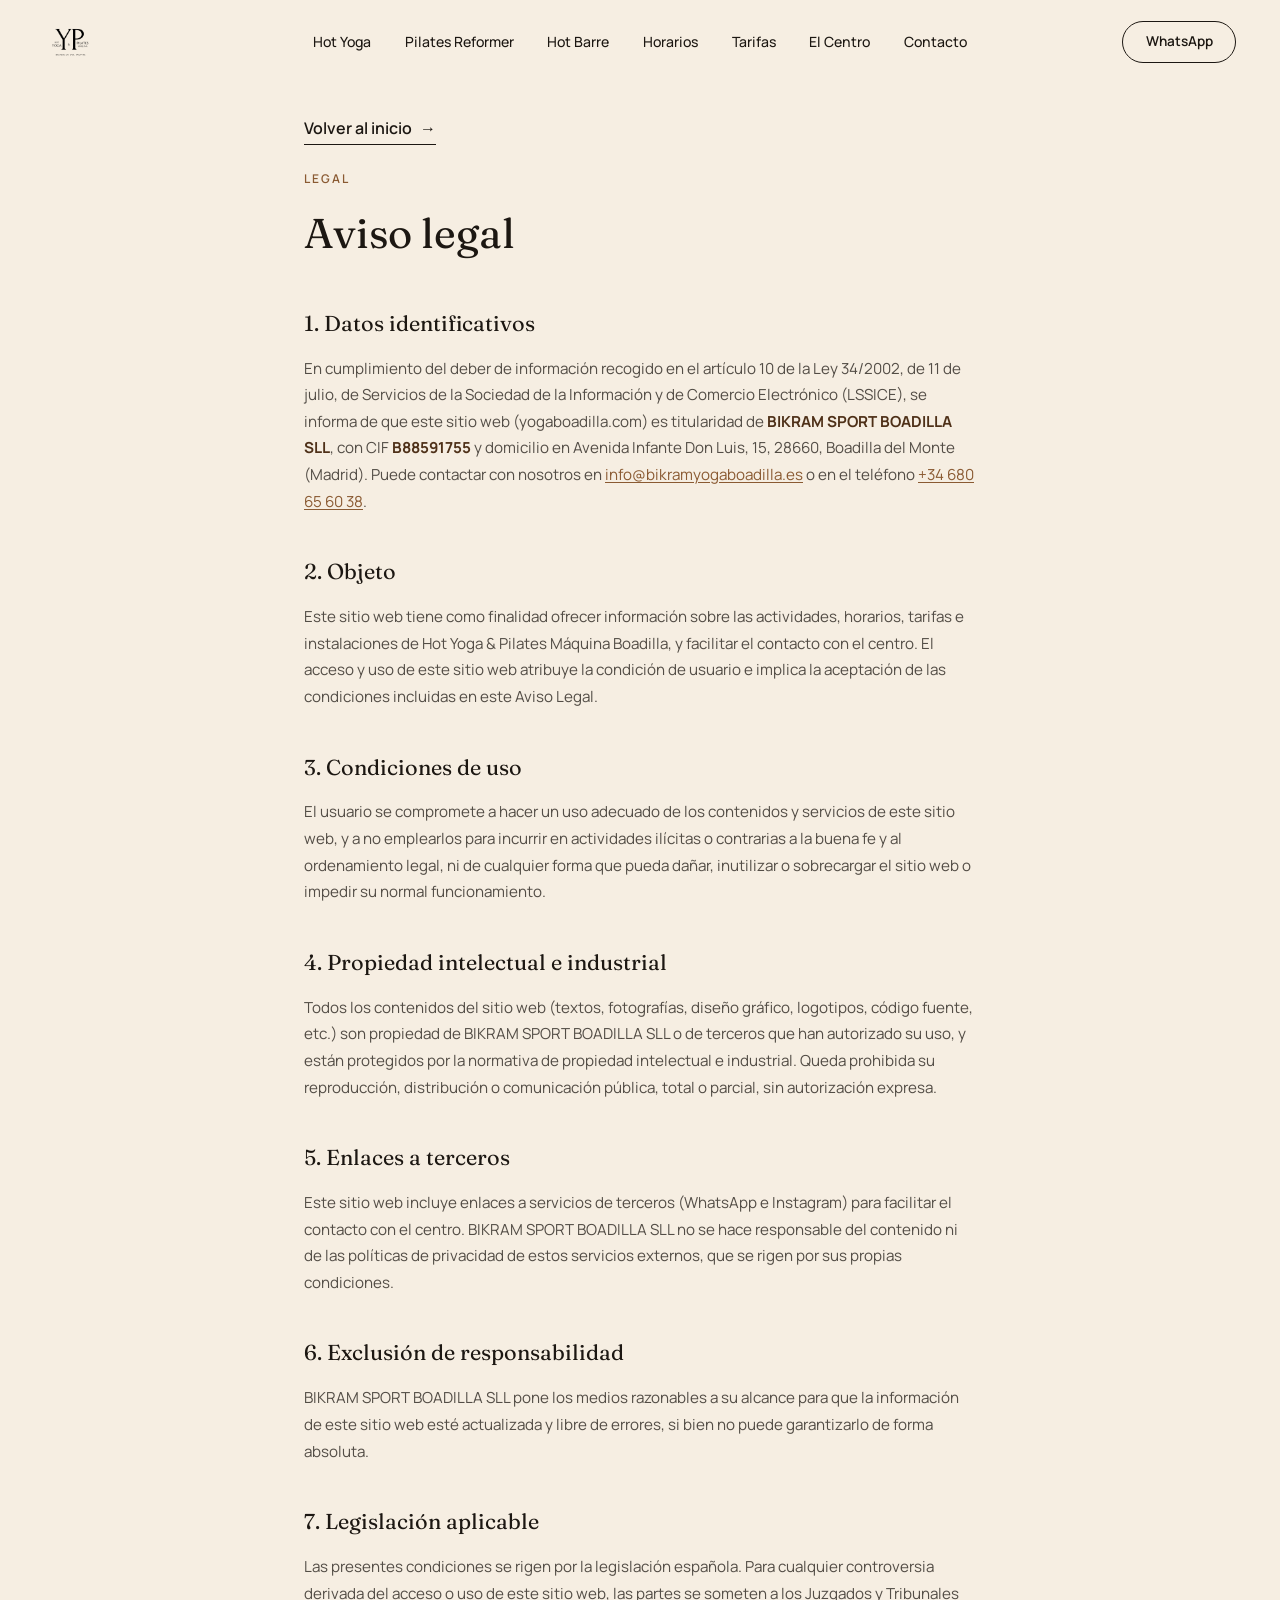
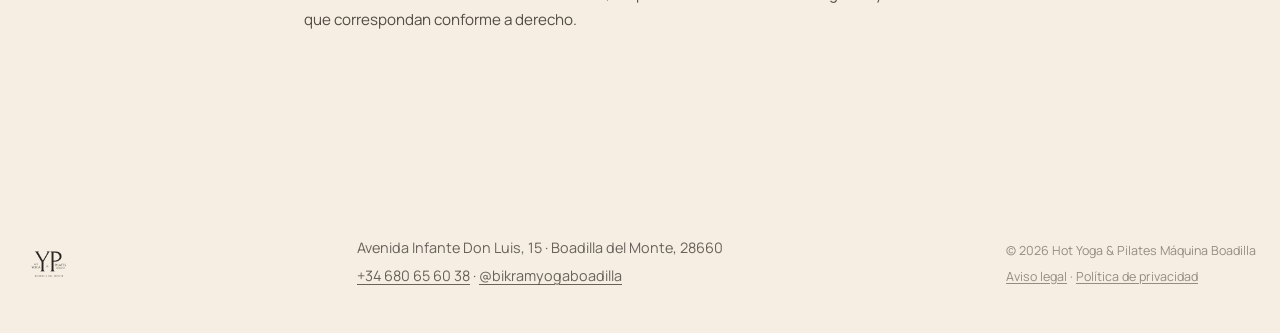
<file: aviso-legal.html>
<!DOCTYPE html>
<html lang="es">
<head>
<meta charset="UTF-8">
<meta name="viewport" content="width=device-width, initial-scale=1.0">
<title>Aviso Legal | Hot Yoga & Pilates Máquina Boadilla</title>
<meta name="description" content="Aviso legal de Hot Yoga & Pilates Máquina Boadilla.">

<link rel="icon" href="assets/img/logo.png">
<link rel="stylesheet" href="assets/css/fonts.css">
<link rel="stylesheet" href="assets/css/style.css?v=5">
</head>
<body>

<!-- ============ HEADER / NAV ============ -->
<header class="site-header" id="siteHeader">
  <div class="header-inner">
    <a href="index.html" class="brand" aria-label="Hot Yoga & Pilates Máquina Boadilla - Inicio">
      <img src="assets/img/logo.png" alt="Hot Yoga & Pilates Máquina Boadilla" class="brand-logo">
    </a>

    <nav class="main-nav" id="mainNav" aria-label="Navegación principal">
      <a href="hot-yoga.html">Hot Yoga</a>
      <a href="pilates-reformer.html">Pilates Reformer</a>
      <a href="hot-barre.html">Hot Barre</a>
      <a href="index.html#horarios">Horarios</a>
      <a href="index.html#tarifas">Tarifas</a>
      <a href="index.html#el-centro">El Centro</a>
      <a href="index.html#contacto">Contacto</a>
    </nav>

    <div class="header-actions">
      <a href="https://wa.me/34680656038?text=Hola%2C%20quiero%20m%C3%A1s%20informaci%C3%B3n"
         class="btn btn-whatsapp" target="_blank" rel="noopener">WhatsApp</a>
      <button class="menu-toggle" id="menuToggle" aria-label="Abrir menú" aria-expanded="false" aria-controls="mainNav">
        <span></span><span></span><span></span>
      </button>
    </div>
  </div>
</header>

<main id="top">

  <section class="legal-page page-intro">
    <a href="index.html" class="link-arrow back-link">Volver al inicio</a>
    <p class="eyebrow">Legal</p>
    <h1>Aviso legal</h1>

    <div class="legal-body">
      <h2>1. Datos identificativos</h2>
      <p>
        En cumplimiento del deber de información recogido en el artículo 10 de
        la Ley 34/2002, de 11 de julio, de Servicios de la Sociedad de la
        Información y de Comercio Electrónico (LSSICE), se informa de que
        este sitio web (yogaboadilla.com) es titularidad de
        <strong>BIKRAM SPORT BOADILLA SLL</strong>, con CIF <strong>B88591755</strong>
        y domicilio en Avenida Infante Don Luis, 15, 28660, Boadilla del
        Monte (Madrid). Puede contactar con nosotros en
        <a href="mailto:info@bikramyogaboadilla.es">info@bikramyogaboadilla.es</a>
        o en el teléfono <a href="tel:+34680656038">+34 680 65 60 38</a>.
      </p>

      <h2>2. Objeto</h2>
      <p>
        Este sitio web tiene como finalidad ofrecer información sobre las
        actividades, horarios, tarifas e instalaciones de Hot Yoga &amp;
        Pilates Máquina Boadilla, y facilitar el contacto con el centro. El
        acceso y uso de este sitio web atribuye la condición de usuario e
        implica la aceptación de las condiciones incluidas en este Aviso
        Legal.
      </p>

      <h2>3. Condiciones de uso</h2>
      <p>
        El usuario se compromete a hacer un uso adecuado de los contenidos y
        servicios de este sitio web, y a no emplearlos para incurrir en
        actividades ilícitas o contrarias a la buena fe y al ordenamiento
        legal, ni de cualquier forma que pueda dañar, inutilizar o
        sobrecargar el sitio web o impedir su normal funcionamiento.
      </p>

      <h2>4. Propiedad intelectual e industrial</h2>
      <p>
        Todos los contenidos del sitio web (textos, fotografías, diseño
        gráfico, logotipos, código fuente, etc.) son propiedad de BIKRAM
        SPORT BOADILLA SLL o de terceros que han autorizado su uso, y están
        protegidos por la normativa de propiedad intelectual e industrial.
        Queda prohibida su reproducción, distribución o comunicación pública,
        total o parcial, sin autorización expresa.
      </p>

      <h2>5. Enlaces a terceros</h2>
      <p>
        Este sitio web incluye enlaces a servicios de terceros (WhatsApp e
        Instagram) para facilitar el contacto con el centro. BIKRAM SPORT
        BOADILLA SLL no se hace responsable del contenido ni de las políticas
        de privacidad de estos servicios externos, que se rigen por sus
        propias condiciones.
      </p>

      <h2>6. Exclusión de responsabilidad</h2>
      <p>
        BIKRAM SPORT BOADILLA SLL pone los medios razonables a su alcance
        para que la información de este sitio web esté actualizada y libre de
        errores, si bien no puede garantizarlo de forma absoluta.
      </p>

      <h2>7. Legislación aplicable</h2>
      <p>
        Las presentes condiciones se rigen por la legislación española. Para
        cualquier controversia derivada del acceso o uso de este sitio web,
        las partes se someten a los Juzgados y Tribunales que correspondan
        conforme a derecho.
      </p>
    </div>
  </section>

</main>

<!-- ============ FOOTER ============ -->
<footer class="site-footer">
  <div class="footer-inner">
    <img src="assets/img/logo.png" alt="Hot Yoga & Pilates Máquina Boadilla" class="footer-logo">
    <div class="footer-info">
      <p>Avenida Infante Don Luis, 15 · Boadilla del Monte, 28660</p>
      <p>
        <a href="tel:+34680656038">+34 680 65 60 38</a> ·
        <a href="https://instagram.com/bikramyogaboadilla" target="_blank" rel="noopener">@bikramyogaboadilla</a>
      </p>
    </div>
    <div class="footer-meta">
      <p class="footer-copy">&copy; <span id="year"></span> Hot Yoga & Pilates Máquina Boadilla</p>
      <p class="footer-legal"><a href="aviso-legal.html">Aviso legal</a> · <a href="politica-privacidad.html">Política de privacidad</a></p>
    </div>
  </div>
</footer>

<script src="assets/js/main.js?v=3"></script>
</body>
</html>
</file>
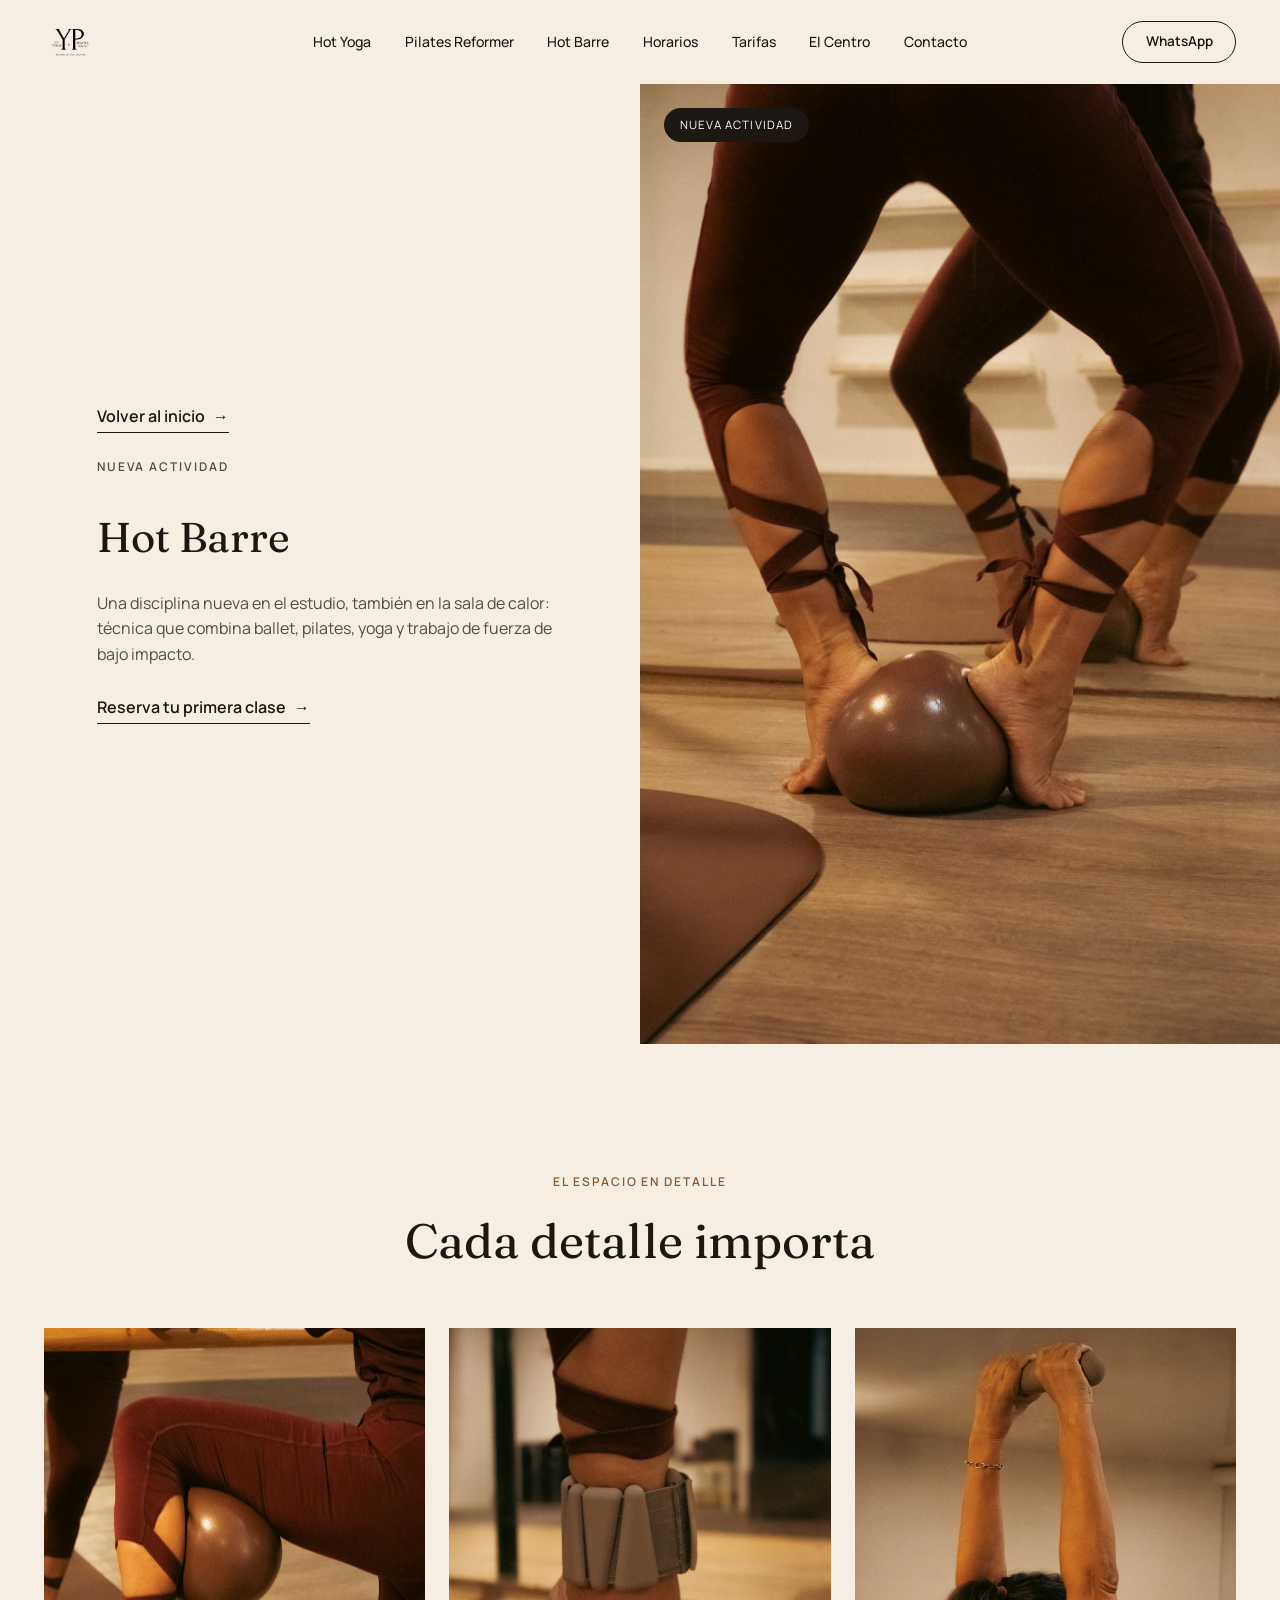
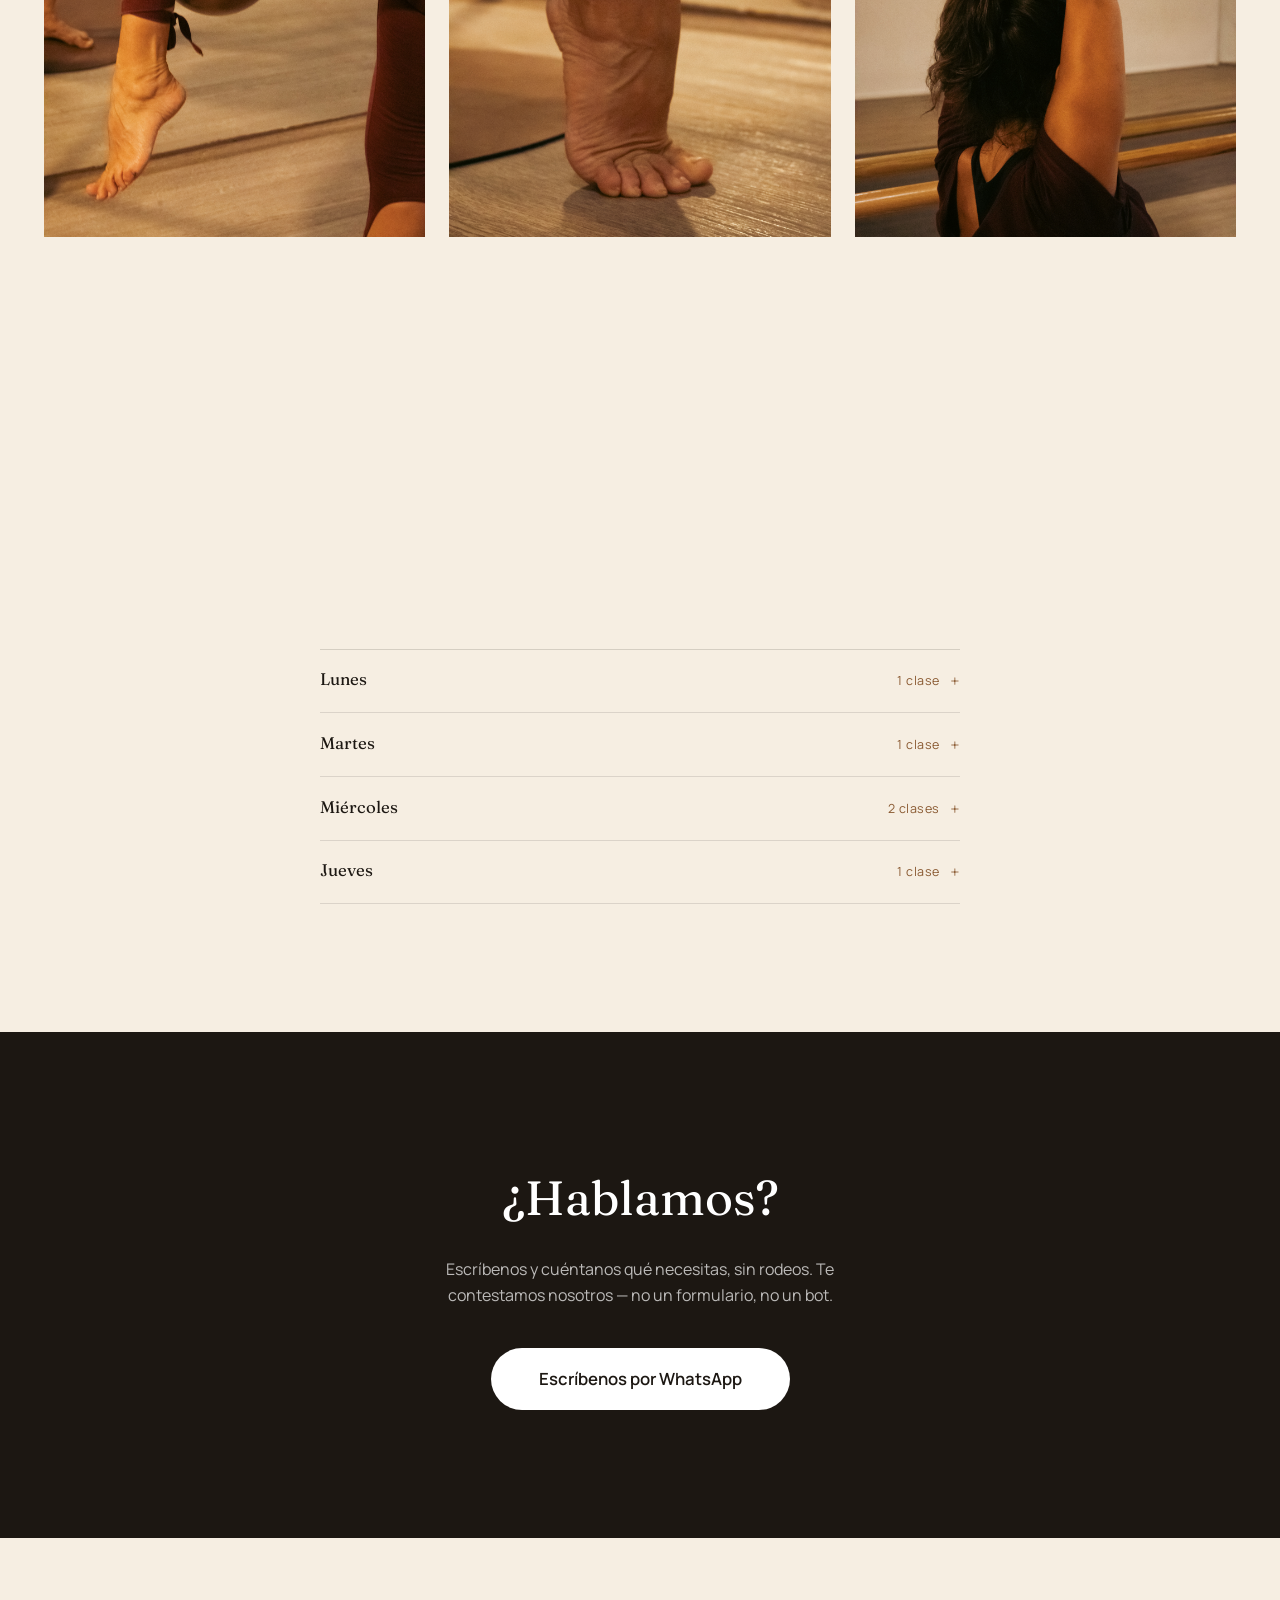
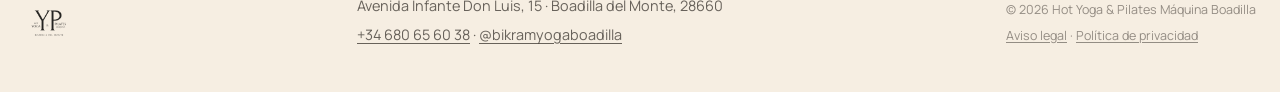
<file: hot-barre.html>
<!DOCTYPE html>
<html lang="es">
<head>
<meta charset="UTF-8">
<meta name="viewport" content="width=device-width, initial-scale=1.0">
<title>Hot Barre en Boadilla del Monte | Hot Yoga & Pilates Máquina Boadilla</title>
<meta name="description" content="Conoce Hot Barre, la nueva actividad de Hot Yoga & Pilates Máquina Boadilla — técnica que combina ballet, pilates, yoga y trabajo de fuerza de bajo impacto, en la sala de calor, en Boadilla del Monte.">
<meta name="keywords" content="Hot Barre Boadilla, Barre Boadilla, Barre Boadilla del Monte">

<meta property="og:title" content="Hot Barre en Boadilla del Monte">
<meta property="og:description" content="Técnica que combina ballet, pilates, yoga y trabajo de fuerza de bajo impacto, en la sala de calor.">
<meta property="og:type" content="website">
<meta property="og:locale" content="es_ES">
<meta property="og:image" content="assets/img/logo.png">

<link rel="icon" href="assets/img/logo.png">
<link rel="stylesheet" href="assets/css/fonts.css">
<link rel="stylesheet" href="assets/css/style.css?v=5">
</head>
<body>

<!-- ============ HEADER / NAV ============ -->
<header class="site-header" id="siteHeader">
  <div class="header-inner">
    <a href="index.html" class="brand" aria-label="Hot Yoga & Pilates Máquina Boadilla - Inicio">
      <img src="assets/img/logo.png" alt="Hot Yoga & Pilates Máquina Boadilla" class="brand-logo">
    </a>

    <nav class="main-nav" id="mainNav" aria-label="Navegación principal">
      <a href="hot-yoga.html">Hot Yoga</a>
      <a href="pilates-reformer.html">Pilates Reformer</a>
      <a href="hot-barre.html">Hot Barre</a>
      <a href="index.html#horarios">Horarios</a>
      <a href="index.html#tarifas">Tarifas</a>
      <a href="index.html#el-centro">El Centro</a>
      <a href="index.html#contacto">Contacto</a>
    </nav>

    <div class="header-actions">
      <a href="https://wa.me/34680656038?text=Hola%2C%20quiero%20m%C3%A1s%20informaci%C3%B3n%20sobre%20las%20clases%20de%20Hot%20Barre"
         class="btn btn-whatsapp" target="_blank" rel="noopener">WhatsApp</a>
      <button class="menu-toggle" id="menuToggle" aria-label="Abrir menú" aria-expanded="false" aria-controls="mainNav">
        <span></span><span></span><span></span>
      </button>
    </div>
  </div>
</header>

<main id="top">

  <!-- ============ INTRO ============ -->
  <section class="discipline discipline--reverse page-intro">
    <div class="discipline-media reveal" aria-hidden="true">
      <img src="assets/img/hotbarre-intro-2.jpg" alt="" class="discipline-photo">
      <span class="media-badge" id="barreCountdown">Nueva actividad</span>
    </div>
    <div class="discipline-content reveal">
      <a href="index.html" class="link-arrow back-link">Volver al inicio</a>
      <p class="eyebrow">Nueva actividad</p>
      <h1>Hot Barre</h1>
      <p>
        Una disciplina nueva en el estudio, también en la sala de calor:
        técnica que combina ballet, pilates, yoga y trabajo de fuerza de
        bajo impacto.
      </p>
      <a href="https://wa.me/34680656038?text=Hola%2C%20quiero%20reservar%20mi%20primera%20clase%20de%20Hot%20Barre"
         class="link-arrow" target="_blank" rel="noopener">Reserva tu primera clase</a>
    </div>
  </section>

  <!-- ============ GALERIA ============ -->
  <section class="page-gallery">
    <p class="eyebrow reveal">El espacio en detalle</p>
    <h2 class="section-title reveal">Cada detalle importa</h2>
    <div class="page-gallery-grid reveal">
      <img src="assets/img/hotbarre-1.jpg" alt="Ejercicio con pelota en la barra" class="page-gallery-photo">
      <img src="assets/img/hotbarre-2.jpg" alt="Detalle de peso de tobillo" class="page-gallery-photo">
      <img src="assets/img/hotbarre-3.jpg" alt="Estiramiento en la barra" class="page-gallery-photo">
    </div>
  </section>

  <!-- ============ HORARIO ============ -->
  <section class="horarios" id="horario-hot-barre">
    <p class="eyebrow reveal">Organización semanal</p>
    <h2 class="section-title reveal">Horario de Hot Barre</h2>
    <!-- EDITAR: horario de Hot Barre - confirmar duracion exacta de cada clase -->
    <div class="day-list reveal">
      <details class="day-item">
        <summary><span class="day-name">Lunes</span><span class="day-count">1 clase</span></summary>
        <ul class="day-classes">
          <li><span class="class-time">10:00 – 11:00</span><span class="class-name">Hot Barre</span></li>
        </ul>
      </details>
      <details class="day-item">
        <summary><span class="day-name">Martes</span><span class="day-count">1 clase</span></summary>
        <ul class="day-classes">
          <li><span class="class-time">19:30 – 20:30</span><span class="class-name">Hot Barre</span></li>
        </ul>
      </details>
      <details class="day-item">
        <summary><span class="day-name">Miércoles</span><span class="day-count">2 clases</span></summary>
        <ul class="day-classes">
          <li><span class="class-time">14:30 – 15:30</span><span class="class-name">Hot Barre</span></li>
          <li><span class="class-time">18:00 – 19:00</span><span class="class-name">Hot Barre</span></li>
        </ul>
      </details>
      <details class="day-item">
        <summary><span class="day-name">Jueves</span><span class="day-count">1 clase</span></summary>
        <ul class="day-classes">
          <li><span class="class-time">19:30 – 20:30</span><span class="class-name">Hot Barre</span></li>
        </ul>
      </details>
    </div>
  </section>

  <!-- ============ CONTACTO ============ -->
  <section class="contacto" id="contacto">
    <h2 class="section-title reveal">¿Hablamos?</h2>
    <p class="contacto-sub reveal">
      Escríbenos y cuéntanos qué necesitas, sin rodeos. Te contestamos
      nosotros — no un formulario, no un bot.
    </p>
    <a href="https://wa.me/34680656038?text=Hola%2C%20quiero%20m%C3%A1s%20informaci%C3%B3n%20sobre%20las%20clases%20de%20Hot%20Barre"
       class="btn btn-primary btn-large reveal" target="_blank" rel="noopener">Escríbenos por WhatsApp</a>
  </section>

</main>

<!-- ============ FOOTER ============ -->
<footer class="site-footer">
  <div class="footer-inner">
    <img src="assets/img/logo.png" alt="Hot Yoga & Pilates Máquina Boadilla" class="footer-logo">
    <div class="footer-info">
      <p>Avenida Infante Don Luis, 15 · Boadilla del Monte, 28660</p>
      <p>
        <a href="tel:+34680656038">+34 680 65 60 38</a> ·
        <a href="https://instagram.com/bikramyogaboadilla" target="_blank" rel="noopener">@bikramyogaboadilla</a>
      </p>
    </div>
    <div class="footer-meta">
      <p class="footer-copy">&copy; <span id="year"></span> Hot Yoga & Pilates Máquina Boadilla</p>
      <p class="footer-legal"><a href="aviso-legal.html">Aviso legal</a> · <a href="politica-privacidad.html">Política de privacidad</a></p>
    </div>
  </div>
</footer>


<script src="assets/js/main.js?v=3"></script>
</body>
</html>
</file>
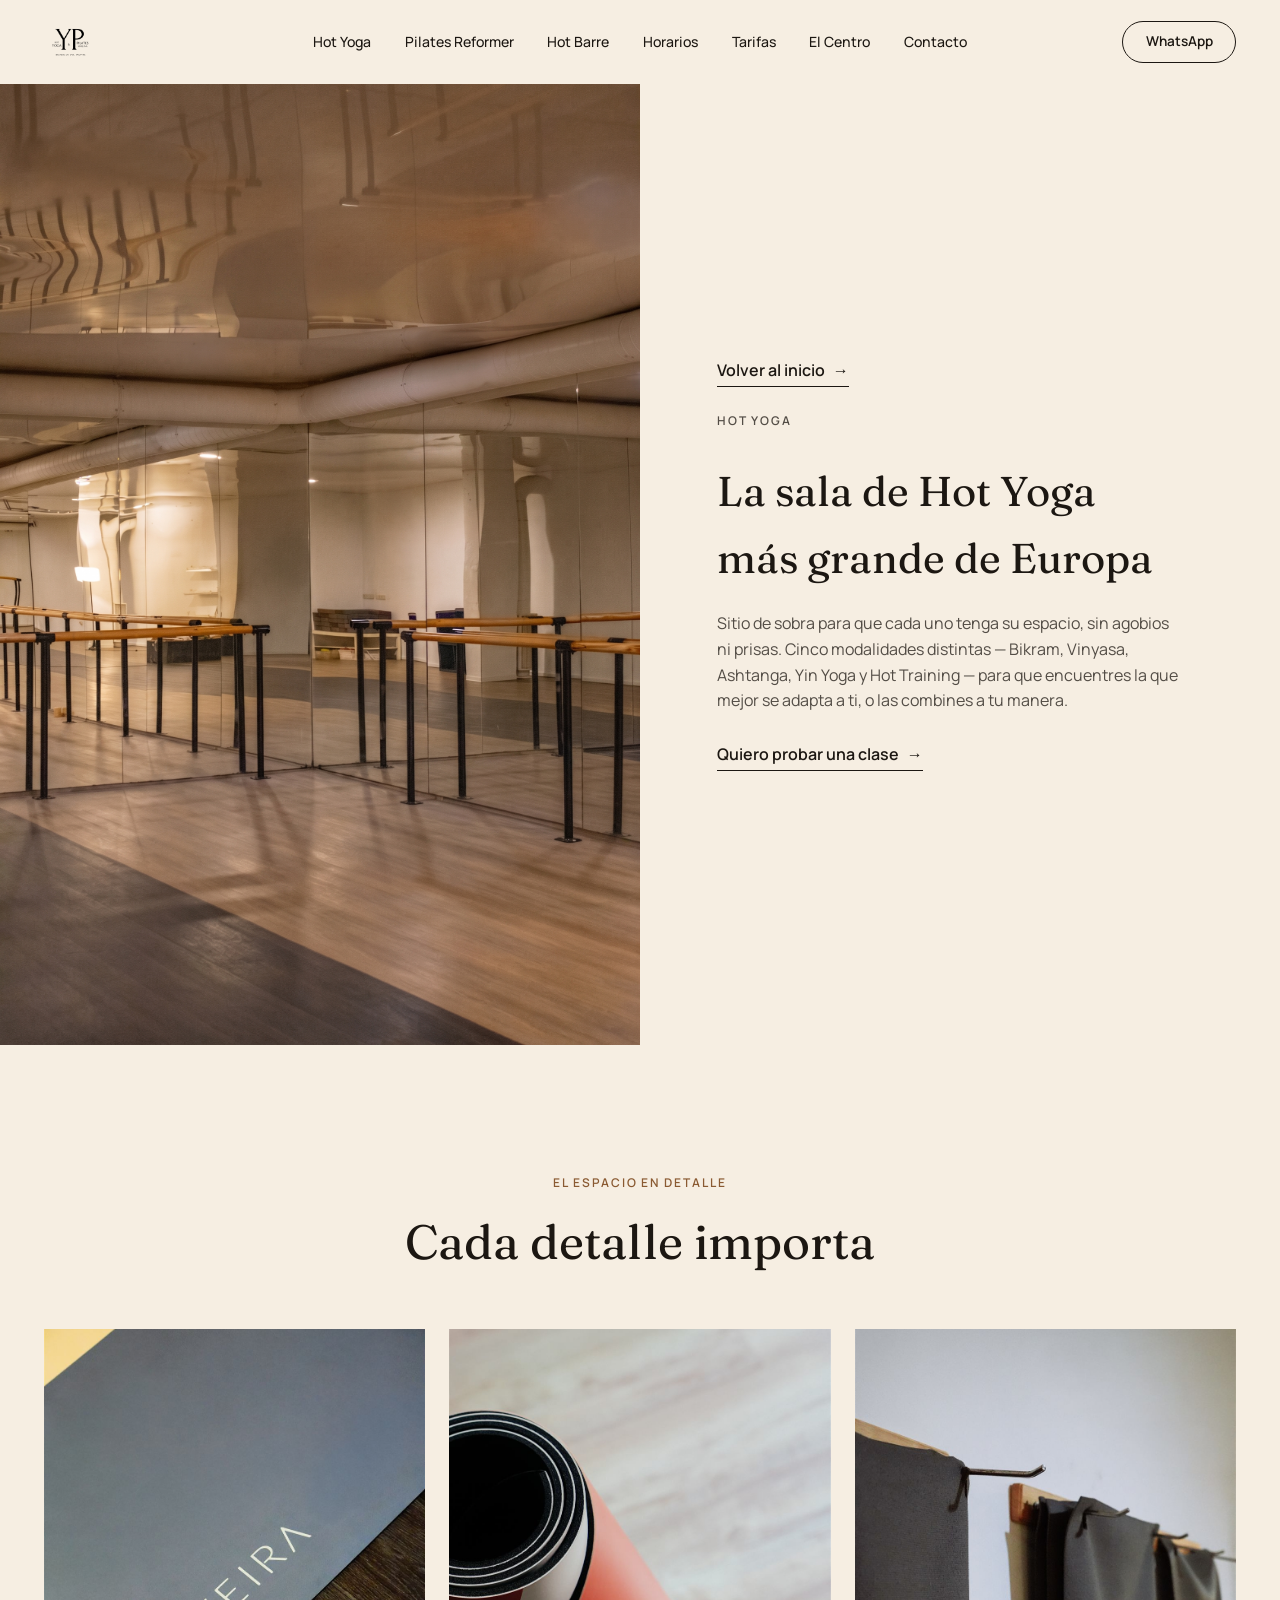
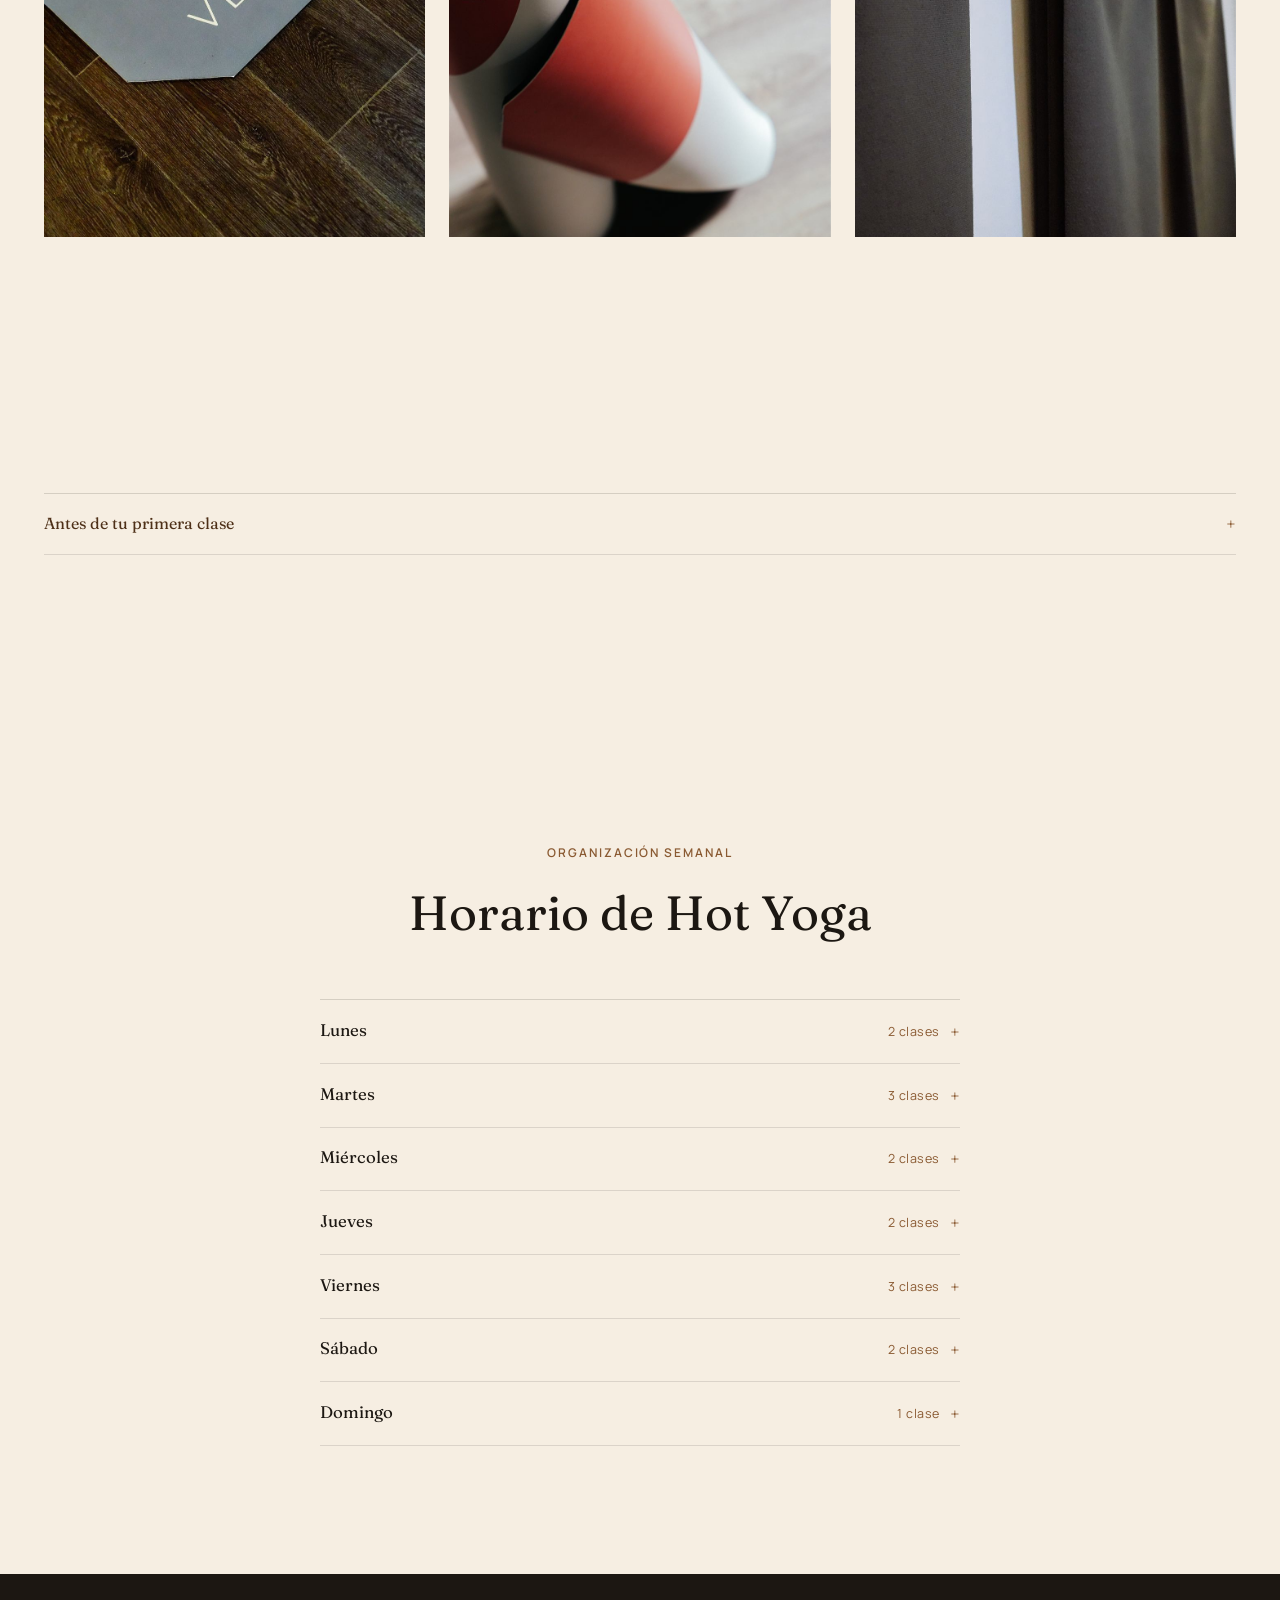
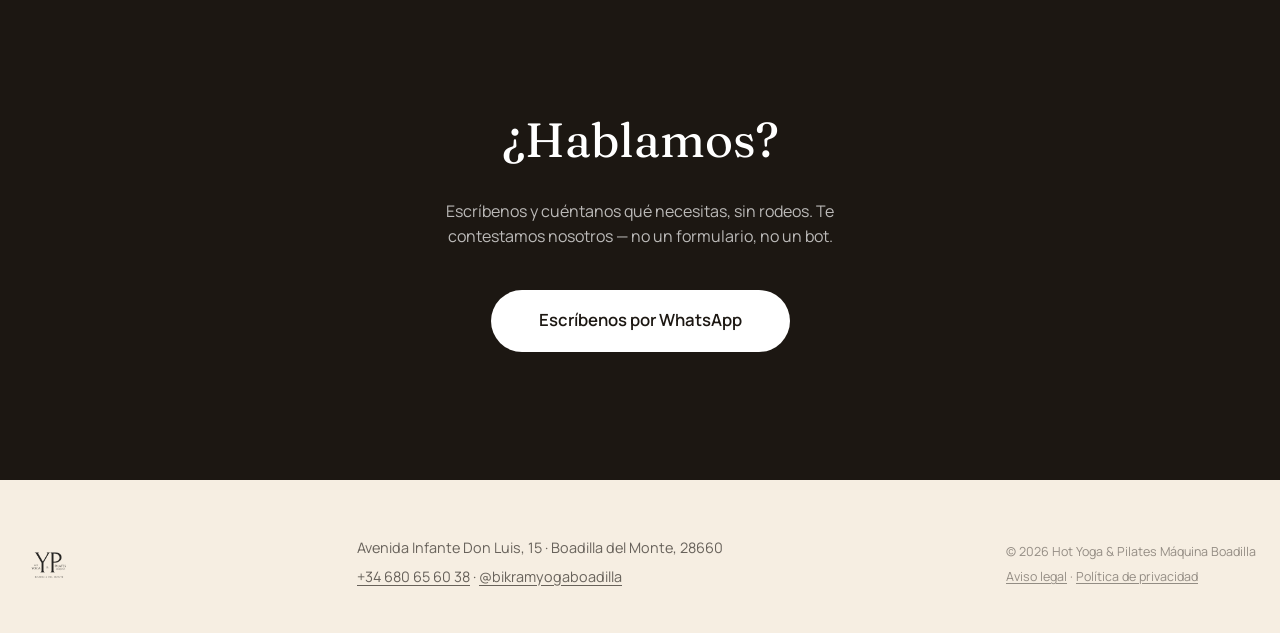
<file: hot-yoga.html>
<!DOCTYPE html>
<html lang="es">
<head>
<meta charset="UTF-8">
<meta name="viewport" content="width=device-width, initial-scale=1.0">
<title>Hot Yoga en Boadilla del Monte | Hot Yoga & Pilates Máquina Boadilla</title>
<meta name="description" content="Conoce la sala de Hot Yoga de Hot Yoga & Pilates Máquina Boadilla — la sala de Hot Yoga más grande de Europa. Bikram, Vinyasa, Ashtanga, Yin Yoga y Hot Training en Boadilla del Monte.">
<meta name="keywords" content="Hot Yoga Boadilla, Bikram Boadilla, Yoga Boadilla del Monte">

<meta property="og:title" content="Hot Yoga en Boadilla del Monte">
<meta property="og:description" content="Conoce la sala de Hot Yoga de Hot Yoga & Pilates Máquina Boadilla — la más grande de Europa.">
<meta property="og:type" content="website">
<meta property="og:locale" content="es_ES">
<meta property="og:image" content="assets/img/logo.png">

<link rel="icon" href="assets/img/logo.png">
<link rel="stylesheet" href="assets/css/fonts.css">
<link rel="stylesheet" href="assets/css/style.css?v=5">
</head>
<body>

<!-- ============ HEADER / NAV ============ -->
<header class="site-header" id="siteHeader">
  <div class="header-inner">
    <a href="index.html" class="brand" aria-label="Hot Yoga & Pilates Máquina Boadilla - Inicio">
      <img src="assets/img/logo.png" alt="Hot Yoga & Pilates Máquina Boadilla" class="brand-logo">
    </a>

    <nav class="main-nav" id="mainNav" aria-label="Navegación principal">
      <a href="hot-yoga.html">Hot Yoga</a>
      <a href="pilates-reformer.html">Pilates Reformer</a>
      <a href="hot-barre.html">Hot Barre</a>
      <a href="index.html#horarios">Horarios</a>
      <a href="index.html#tarifas">Tarifas</a>
      <a href="index.html#el-centro">El Centro</a>
      <a href="index.html#contacto">Contacto</a>
    </nav>

    <div class="header-actions">
      <a href="https://wa.me/34680656038?text=Hola%2C%20me%20gustar%C3%ADa%20saber%20m%C3%A1s%20sobre%20Hot%20Yoga"
         class="btn btn-whatsapp" target="_blank" rel="noopener">WhatsApp</a>
      <button class="menu-toggle" id="menuToggle" aria-label="Abrir menú" aria-expanded="false" aria-controls="mainNav">
        <span></span><span></span><span></span>
      </button>
    </div>
  </div>
</header>

<main id="top">

  <!-- ============ INTRO ============ -->
  <section class="discipline page-intro">
    <div class="discipline-media reveal" aria-hidden="true">
      <img src="assets/img/hotyoga-sala-2.jpg" alt="Sala de Hot Yoga" class="discipline-photo">
    </div>
    <div class="discipline-content reveal">
      <a href="index.html" class="link-arrow back-link">Volver al inicio</a>
      <p class="eyebrow">Hot Yoga</p>
      <h1>La sala de Hot Yoga más grande de Europa</h1>
      <p>
        Sitio de sobra para que cada uno tenga su espacio, sin agobios ni
        prisas. Cinco modalidades distintas — Bikram, Vinyasa, Ashtanga,
        Yin Yoga y Hot Training — para que encuentres la que mejor se
        adapta a ti, o las combines a tu manera.
      </p>
      <a href="https://wa.me/34680656038?text=Hola%2C%20me%20gustar%C3%ADa%20probar%20una%20clase%20de%20Hot%20Yoga"
         class="link-arrow" target="_blank" rel="noopener">Quiero probar una clase</a>
    </div>
  </section>

  <!-- ============ GALERIA ============ -->
  <section class="page-gallery">
    <p class="eyebrow reveal">El espacio en detalle</p>
    <h2 class="section-title reveal">Cada detalle importa</h2>
    <div class="page-gallery-grid reveal">
      <img src="assets/img/hotyoga-mat-veira.jpg" alt="Esterilla Veira" class="page-gallery-photo">
      <img src="assets/img/hotyoga-mat-rolled.jpg" alt="Esterilla enrollada" class="page-gallery-photo">
      <img src="assets/img/hotyoga-curtains.jpg" alt="Cortinas de la sala" class="page-gallery-photo">
    </div>
  </section>

  <!-- ============ ANTES DE TU PRIMERA CLASE ============ -->
  <section class="tarifas">
    <div class="info-list reveal">
      <details class="info-item">
        <summary>Antes de tu primera clase</summary>
        <div class="info-body">
          <p>
            No hace falta que reserves — nuestra sala es la de Hot Yoga
            más grande de Europa, así que siempre hay sitio. Ven cuando
            te venga bien.
          </p>
          <ul>
            <li>Llega 10-15 minutos antes de tu primera clase.</li>
            <li>Trae chanclas — las zapatillas de calle se dejan en una cajonera fuera del vestuario.</li>
            <li>Necesitas esterilla y toalla; si no tienes, el primer día te las dejamos nosotros.</li>
            <li>Mejor con botella o termo que mantenga el agua fría durante la clase.</li>
            <li>Evita comidas abundantes en la hora y media previa a la clase.</li>
            <li>Ven bien hidratado — con el calor se pierde bastante líquido durante la clase.</li>
          </ul>
        </div>
      </details>
    </div>
  </section>

  <!-- ============ HORARIO ============ -->
  <section class="horarios" id="horario-hot-yoga">
    <p class="eyebrow reveal">Organización semanal</p>
    <h2 class="section-title reveal">Horario de Hot Yoga</h2>

    <!-- EDITAR: horario real de Hot Yoga -->
    <div class="day-list reveal">
      <details class="day-item">
        <summary><span class="day-name">Lunes</span><span class="day-count">2 clases</span></summary>
        <ul class="day-classes">
          <li><span class="class-time">17:45 – 19:00</span><span class="class-name">Yin Yoga</span></li>
          <li><span class="class-time">19:30 – 21:00</span><span class="class-name">Bikram</span></li>
        </ul>
      </details>
      <details class="day-item">
        <summary><span class="day-name">Martes</span><span class="day-count">3 clases</span></summary>
        <ul class="day-classes">
          <li><span class="class-time">10:15 – 11:45</span><span class="class-name">Bikram</span></li>
          <li><span class="class-time">14:30 – 16:00</span><span class="class-name">Bikram</span></li>
          <li><span class="class-time">17:45 – 19:00</span><span class="class-name">Vinyasa</span></li>
        </ul>
      </details>
      <details class="day-item">
        <summary><span class="day-name">Miércoles</span><span class="day-count">2 clases</span></summary>
        <ul class="day-classes">
          <li><span class="class-time">10:15 – 11:45</span><span class="class-name">Bikram</span></li>
          <li><span class="class-time">19:30 – 21:00</span><span class="class-name">Bikram</span></li>
        </ul>
      </details>
      <details class="day-item">
        <summary><span class="day-name">Jueves</span><span class="day-count">2 clases</span></summary>
        <ul class="day-classes">
          <li><span class="class-time">14:30 – 16:00</span><span class="class-name">Bikram</span></li>
          <li><span class="class-time">17:45 – 19:00</span><span class="class-name">Yin Yoga</span></li>
        </ul>
      </details>
      <details class="day-item">
        <summary><span class="day-name">Viernes</span><span class="day-count">3 clases</span></summary>
        <ul class="day-classes">
          <li><span class="class-time">10:15 – 11:45</span><span class="class-name">Bikram</span></li>
          <li><span class="class-time">14:30 – 16:00</span><span class="class-name">Ashtanga</span></li>
          <li><span class="class-time">18:30 – 20:00</span><span class="class-name">Bikram</span></li>
        </ul>
      </details>
      <details class="day-item">
        <summary><span class="day-name">Sábado</span><span class="day-count">2 clases</span></summary>
        <ul class="day-classes">
          <li><span class="class-time">10:00 – 11:15</span><span class="class-name">Yin Yoga</span></li>
          <li><span class="class-time">12:00 – 13:30</span><span class="class-name">Bikram</span></li>
        </ul>
      </details>
      <details class="day-item">
        <summary><span class="day-name">Domingo</span><span class="day-count">1 clase</span></summary>
        <ul class="day-classes">
          <li><span class="class-time">10:30 – 12:00</span><span class="class-name">Bikram Silencio*</span></li>
        </ul>
        <p class="day-note">* Clase no guiada — el profesor solo marca los cambios de postura. No apta para alumnos nuevos; recomendamos haber asistido antes a alguna clase de Bikram.</p>
      </details>
    </div>
  </section>

  <!-- ============ CONTACTO ============ -->
  <section class="contacto" id="contacto">
    <h2 class="section-title reveal">¿Hablamos?</h2>
    <p class="contacto-sub reveal">
      Escríbenos y cuéntanos qué necesitas, sin rodeos. Te contestamos
      nosotros — no un formulario, no un bot.
    </p>
    <a href="https://wa.me/34680656038?text=Hola%2C%20me%20gustar%C3%ADa%20m%C3%A1s%20informaci%C3%B3n%20sobre%20Hot%20Yoga"
       class="btn btn-primary btn-large reveal" target="_blank" rel="noopener">Escríbenos por WhatsApp</a>
  </section>

</main>

<!-- ============ FOOTER ============ -->
<footer class="site-footer">
  <div class="footer-inner">
    <img src="assets/img/logo.png" alt="Hot Yoga & Pilates Máquina Boadilla" class="footer-logo">
    <div class="footer-info">
      <p>Avenida Infante Don Luis, 15 · Boadilla del Monte, 28660</p>
      <p>
        <a href="tel:+34680656038">+34 680 65 60 38</a> ·
        <a href="https://instagram.com/bikramyogaboadilla" target="_blank" rel="noopener">@bikramyogaboadilla</a>
      </p>
    </div>
    <div class="footer-meta">
      <p class="footer-copy">&copy; <span id="year"></span> Hot Yoga & Pilates Máquina Boadilla</p>
      <p class="footer-legal"><a href="aviso-legal.html">Aviso legal</a> · <a href="politica-privacidad.html">Política de privacidad</a></p>
    </div>
  </div>
</footer>

<script src="assets/js/main.js?v=3"></script>
</body>
</html>
</file>
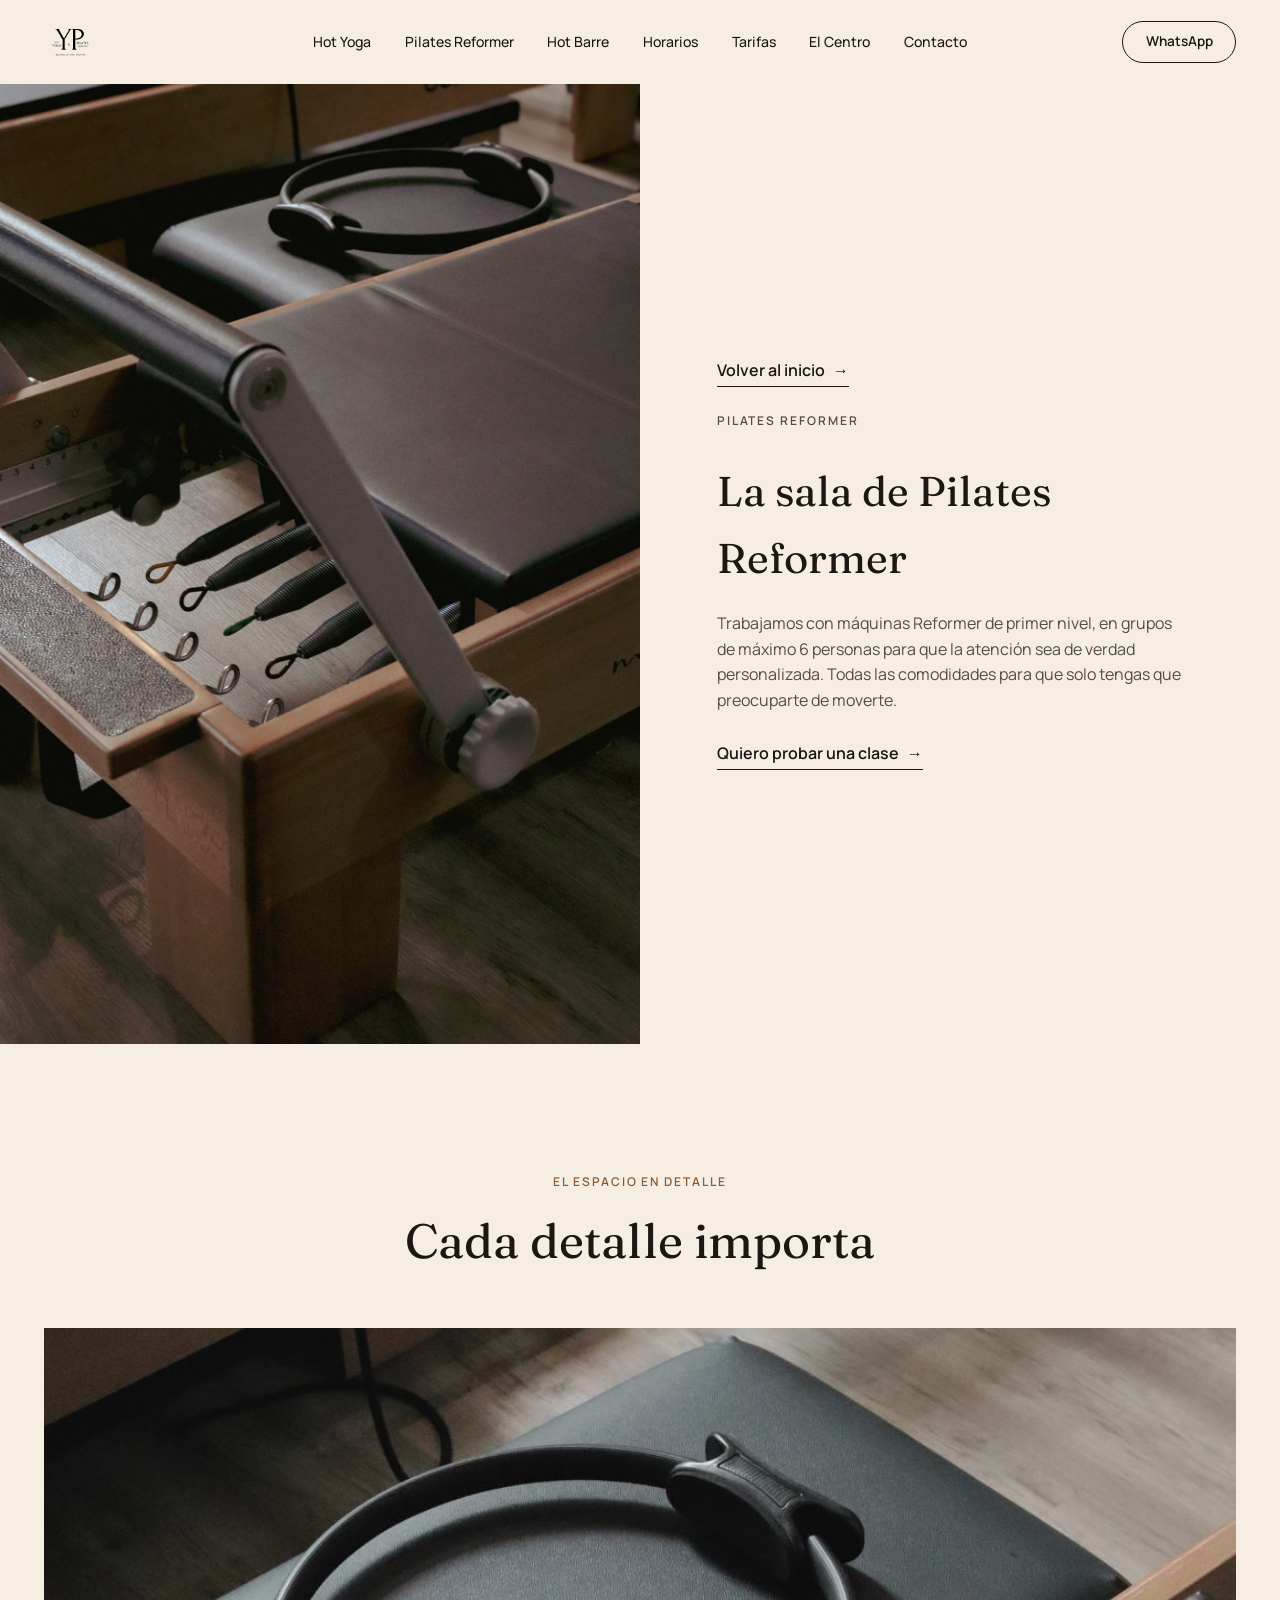
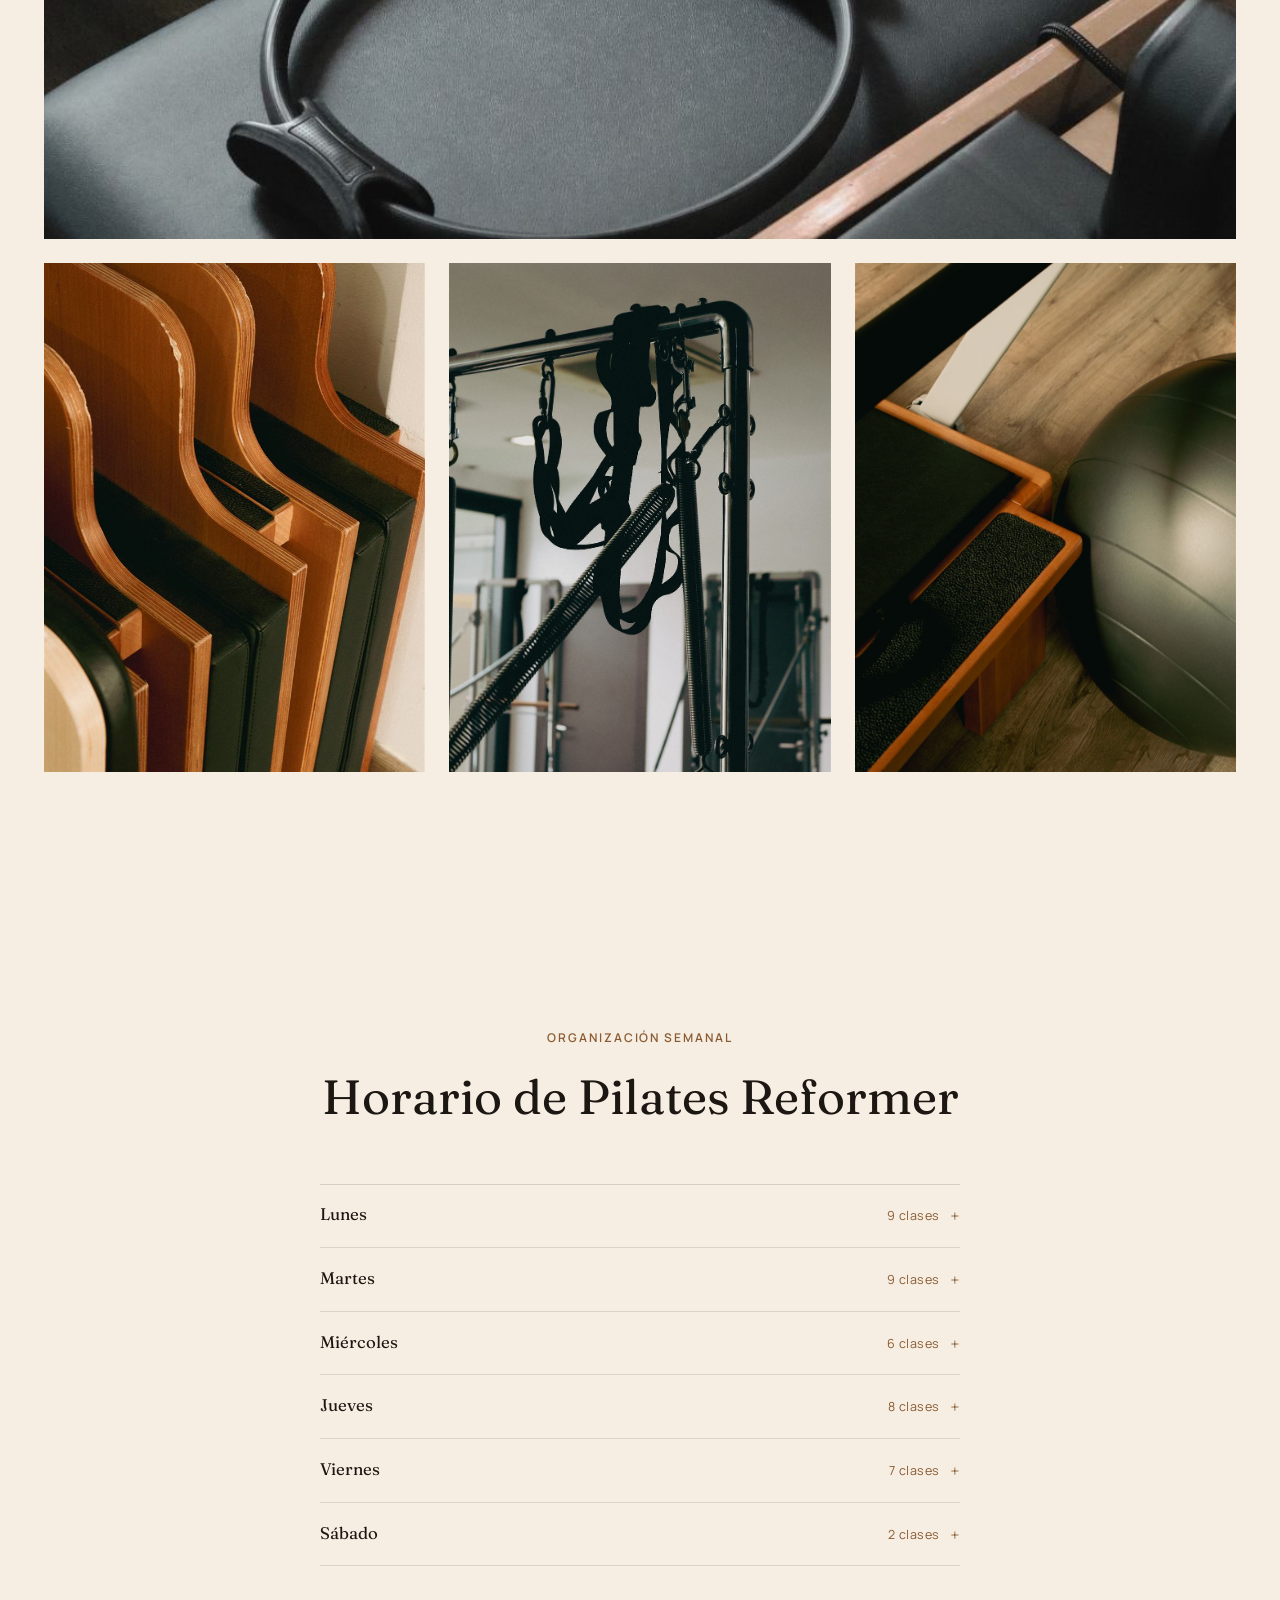
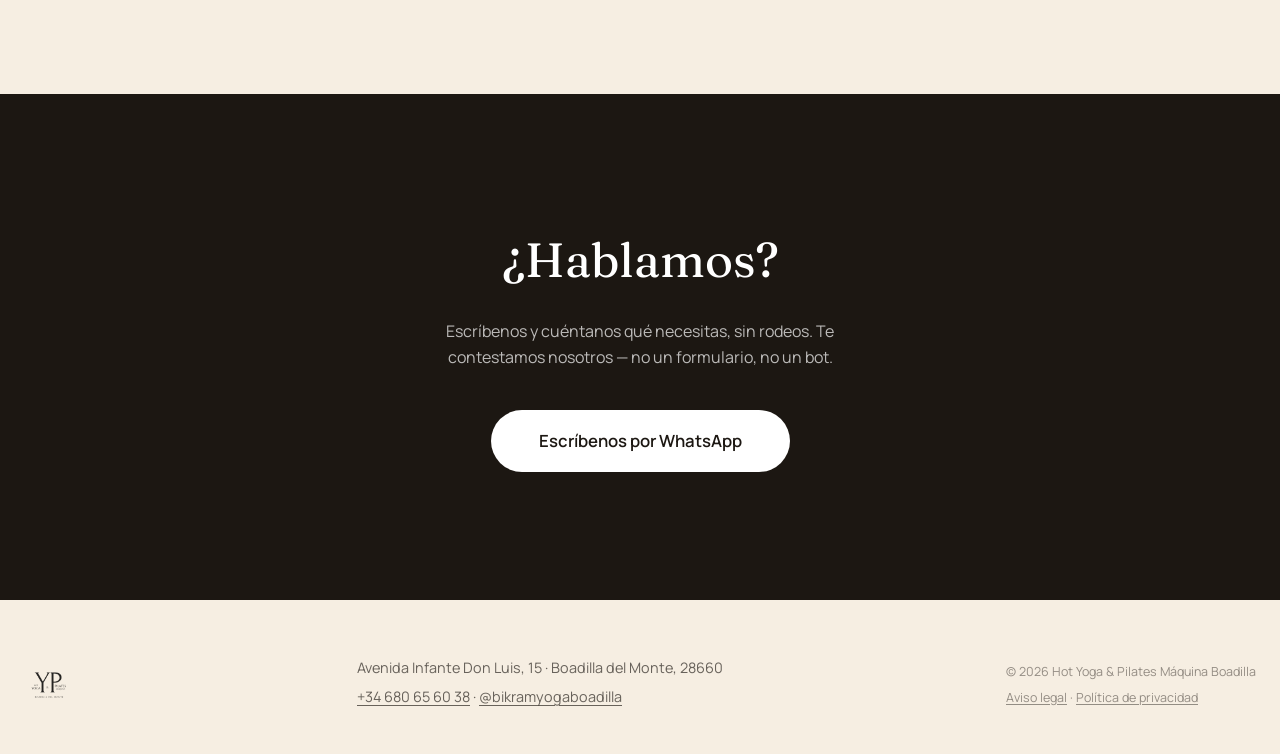
<file: pilates-reformer.html>
<!DOCTYPE html>
<html lang="es">
<head>
<meta charset="UTF-8">
<meta name="viewport" content="width=device-width, initial-scale=1.0">
<title>Pilates Reformer en Boadilla del Monte | Hot Yoga & Pilates Máquina Boadilla</title>
<meta name="description" content="Conoce la sala de Pilates Reformer de Hot Yoga & Pilates Máquina Boadilla: máquinas, horarios y todo lo que necesitas saber antes de tu primera clase en Boadilla del Monte.">
<meta name="keywords" content="Pilates Reformer Boadilla, Pilates Máquina Boadilla del Monte, Pilates Boadilla">

<meta property="og:title" content="Pilates Reformer en Boadilla del Monte">
<meta property="og:description" content="Conoce la sala de Pilates Reformer de Hot Yoga & Pilates Máquina Boadilla.">
<meta property="og:type" content="website">
<meta property="og:locale" content="es_ES">
<meta property="og:image" content="assets/img/pilates-hero.jpg">

<link rel="icon" href="assets/img/logo.png">
<link rel="stylesheet" href="assets/css/fonts.css">
<link rel="stylesheet" href="assets/css/style.css?v=5">
</head>
<body>

<!-- ============ HEADER / NAV ============ -->
<header class="site-header" id="siteHeader">
  <div class="header-inner">
    <a href="index.html" class="brand" aria-label="Hot Yoga & Pilates Máquina Boadilla - Inicio">
      <img src="assets/img/logo.png" alt="Hot Yoga & Pilates Máquina Boadilla" class="brand-logo">
    </a>

    <nav class="main-nav" id="mainNav" aria-label="Navegación principal">
      <a href="hot-yoga.html">Hot Yoga</a>
      <a href="pilates-reformer.html">Pilates Reformer</a>
      <a href="hot-barre.html">Hot Barre</a>
      <a href="index.html#horarios">Horarios</a>
      <a href="index.html#tarifas">Tarifas</a>
      <a href="index.html#el-centro">El Centro</a>
      <a href="index.html#contacto">Contacto</a>
    </nav>

    <div class="header-actions">
      <a href="https://wa.me/34680656038?text=Hola%2C%20me%20gustar%C3%ADa%20saber%20m%C3%A1s%20sobre%20Pilates%20Reformer"
         class="btn btn-whatsapp" target="_blank" rel="noopener">WhatsApp</a>
      <button class="menu-toggle" id="menuToggle" aria-label="Abrir menú" aria-expanded="false" aria-controls="mainNav">
        <span></span><span></span><span></span>
      </button>
    </div>
  </div>
</header>

<main id="top">

  <!-- ============ INTRO ============ -->
  <section class="discipline page-intro">
    <div class="discipline-media reveal" aria-hidden="true">
      <img src="assets/img/pilates-hero.jpg" alt="Máquina Reformer en la sala de Pilates" class="discipline-photo">
    </div>
    <div class="discipline-content reveal">
      <a href="index.html" class="link-arrow back-link">Volver al inicio</a>
      <p class="eyebrow">Pilates Reformer</p>
      <h1>La sala de Pilates Reformer</h1>
      <p>
        Trabajamos con máquinas Reformer de primer nivel, en grupos de
        máximo 6 personas para que la atención sea de verdad personalizada.
        Todas las comodidades para que solo tengas que preocuparte de
        moverte.
      </p>
      <a href="https://wa.me/34680656038?text=Hola%2C%20me%20gustar%C3%ADa%20probar%20una%20clase%20de%20Pilates%20Reformer"
         class="link-arrow" target="_blank" rel="noopener">Quiero probar una clase</a>
    </div>
  </section>

  <!-- ============ GALERIA ============ -->
  <section class="page-gallery">
    <p class="eyebrow reveal">El espacio en detalle</p>
    <h2 class="section-title reveal">Cada detalle importa</h2>
    <div class="page-gallery-grid page-gallery-grid--lead reveal">
      <img src="assets/img/pilates-ring.jpg" alt="Círculo mágico junto a la máquina Reformer" class="page-gallery-photo">
      <img src="assets/img/pilates-detail.jpg" alt="Cabezales de madera y cuero de las máquinas" class="page-gallery-photo">
      <img src="assets/img/pilates-tower.jpg" alt="Torre con correas y muelles" class="page-gallery-photo">
      <img src="assets/img/pilates-ball.jpg" alt="Fitball junto a la máquina Reformer" class="page-gallery-photo">
    </div>
  </section>

  <!-- ============ HORARIO ============ -->
  <section class="horarios" id="horario-pilates">
    <p class="eyebrow reveal">Organización semanal</p>
    <h2 class="section-title reveal">Horario de Pilates Reformer</h2>

    <!-- EDITAR: horario real de Pilates Reformer (en curso, dia a dia) -->
    <div class="day-list reveal">
      <details class="day-item">
        <summary><span class="day-name">Lunes</span><span class="day-count">9 clases</span></summary>
        <ul class="day-classes">
          <li><span class="class-time">09:15 – 10:15</span><span class="class-name">Pilates Reformer</span></li>
          <li><span class="class-time">10:15 – 11:15</span><span class="class-name">Pilates Reformer</span></li>
          <li><span class="class-time">11:30 – 12:30</span><span class="class-name">Pilates Reformer +65 años</span></li>
          <li><span class="class-time">12:30 – 13:30</span><span class="class-name">Pilates Reformer +65 años</span></li>
          <li><span class="class-time">17:00 – 18:00</span><span class="class-name">Pilates Reformer</span></li>
          <li><span class="class-time">18:00 – 19:00</span><span class="class-name">Pilates Reformer</span></li>
          <li><span class="class-time">19:00 – 20:00</span><span class="class-name">Pilates Reformer</span></li>
          <li><span class="class-time">20:00 – 21:00</span><span class="class-name">Pilates Reformer</span></li>
          <li><span class="class-time">21:00 – 22:00</span><span class="class-name">Pilates Reformer</span></li>
        </ul>
      </details>
      <details class="day-item">
        <summary><span class="day-name">Martes</span><span class="day-count">9 clases</span></summary>
        <ul class="day-classes">
          <li><span class="class-time">09:15 – 10:15</span><span class="class-name">Pilates Reformer</span></li>
          <li><span class="class-time">10:30 – 11:30</span><span class="class-name">Pilates Reformer</span></li>
          <li><span class="class-time">12:00 – 13:00</span><span class="class-name">Pilates Reformer</span></li>
          <li><span class="class-time">14:00 – 15:00</span><span class="class-name">Pilates Reformer</span></li>
          <li><span class="class-time">15:30 – 16:00</span><span class="class-name">Pilates Reformer</span></li>
          <li><span class="class-time">17:00 – 18:00</span><span class="class-name">Pilates Reformer</span></li>
          <li><span class="class-time">18:00 – 19:00</span><span class="class-name">Pilates Reformer</span></li>
          <li><span class="class-time">19:00 – 20:00</span><span class="class-name">Pilates Reformer</span></li>
          <li><span class="class-time">20:00 – 21:00</span><span class="class-name">Pilates Reformer</span></li>
        </ul>
      </details>
      <details class="day-item">
        <summary><span class="day-name">Miércoles</span><span class="day-count">6 clases</span></summary>
        <ul class="day-classes">
          <li><span class="class-time">09:30 – 10:30</span><span class="class-name">Pilates Reformer</span></li>
          <li><span class="class-time">10:30 – 11:30</span><span class="class-name">Pilates Reformer</span></li>
          <li><span class="class-time">11:30 – 12:30</span><span class="class-name">Pilates Reformer +65 años</span></li>
          <li><span class="class-time">18:00 – 19:00</span><span class="class-name">Pilates Reformer</span></li>
          <li><span class="class-time">19:00 – 20:00</span><span class="class-name">Pilates Reformer</span></li>
          <li><span class="class-time">20:00 – 21:00</span><span class="class-name">Pilates Reformer</span></li>
        </ul>
      </details>
      <details class="day-item">
        <summary><span class="day-name">Jueves</span><span class="day-count">8 clases</span></summary>
        <ul class="day-classes">
          <li><span class="class-time">10:00 – 11:00</span><span class="class-name">Pilates Reformer</span></li>
          <li><span class="class-time">11:00 – 12:00</span><span class="class-name">Pilates Reformer</span></li>
          <li><span class="class-time">15:15 – 16:15</span><span class="class-name">Pilates Reformer</span></li>
          <li><span class="class-time">17:00 – 18:00</span><span class="class-name">Pilates Reformer</span></li>
          <li><span class="class-time">18:00 – 19:00</span><span class="class-name">Pilates Reformer</span></li>
          <li><span class="class-time">19:00 – 20:00</span><span class="class-name">Pilates Reformer</span></li>
          <li><span class="class-time">20:00 – 21:00</span><span class="class-name">Pilates Reformer</span></li>
          <li><span class="class-time">21:00 – 22:00</span><span class="class-name">Pilates Reformer</span></li>
        </ul>
      </details>
      <details class="day-item">
        <summary><span class="day-name">Viernes</span><span class="day-count">7 clases</span></summary>
        <ul class="day-classes">
          <li><span class="class-time">09:30 – 10:30</span><span class="class-name">Pilates Reformer</span></li>
          <li><span class="class-time">10:30 – 11:30</span><span class="class-name">Pilates Reformer</span></li>
          <li><span class="class-time">11:30 – 12:30</span><span class="class-name">Pilates Reformer</span></li>
          <li><span class="class-time">12:30 – 13:30</span><span class="class-name">Pilates Reformer +65 años</span></li>
          <li><span class="class-time">15:00 – 16:00</span><span class="class-name">Pilates Reformer</span></li>
          <li><span class="class-time">16:00 – 17:00</span><span class="class-name">Pilates Reformer</span></li>
          <li><span class="class-time">17:00 – 18:00</span><span class="class-name">Pilates Reformer</span></li>
        </ul>
      </details>
      <details class="day-item">
        <summary><span class="day-name">Sábado</span><span class="day-count">2 clases</span></summary>
        <ul class="day-classes">
          <li><span class="class-time">11:30 – 12:30</span><span class="class-name">Pilates Reformer</span></li>
          <li><span class="class-time">12:30 – 13:30</span><span class="class-name">Pilates Reformer</span></li>
        </ul>
      </details>
    </div>
  </section>

  <!-- ============ CONTACTO ============ -->
  <section class="contacto" id="contacto">
    <h2 class="section-title reveal">¿Hablamos?</h2>
    <p class="contacto-sub reveal">
      Escríbenos y cuéntanos qué necesitas, sin rodeos. Te contestamos
      nosotros — no un formulario, no un bot.
    </p>
    <a href="https://wa.me/34680656038?text=Hola%2C%20me%20gustar%C3%ADa%20m%C3%A1s%20informaci%C3%B3n%20sobre%20Pilates%20Reformer"
       class="btn btn-primary btn-large reveal" target="_blank" rel="noopener">Escríbenos por WhatsApp</a>
  </section>

</main>

<!-- ============ FOOTER ============ -->
<footer class="site-footer">
  <div class="footer-inner">
    <img src="assets/img/logo.png" alt="Hot Yoga & Pilates Máquina Boadilla" class="footer-logo">
    <div class="footer-info">
      <p>Avenida Infante Don Luis, 15 · Boadilla del Monte, 28660</p>
      <p>
        <a href="tel:+34680656038">+34 680 65 60 38</a> ·
        <a href="https://instagram.com/bikramyogaboadilla" target="_blank" rel="noopener">@bikramyogaboadilla</a>
      </p>
    </div>
    <div class="footer-meta">
      <p class="footer-copy">&copy; <span id="year"></span> Hot Yoga & Pilates Máquina Boadilla</p>
      <p class="footer-legal"><a href="aviso-legal.html">Aviso legal</a> · <a href="politica-privacidad.html">Política de privacidad</a></p>
    </div>
  </div>
</footer>

<script src="assets/js/main.js?v=3"></script>
</body>
</html>
</file>
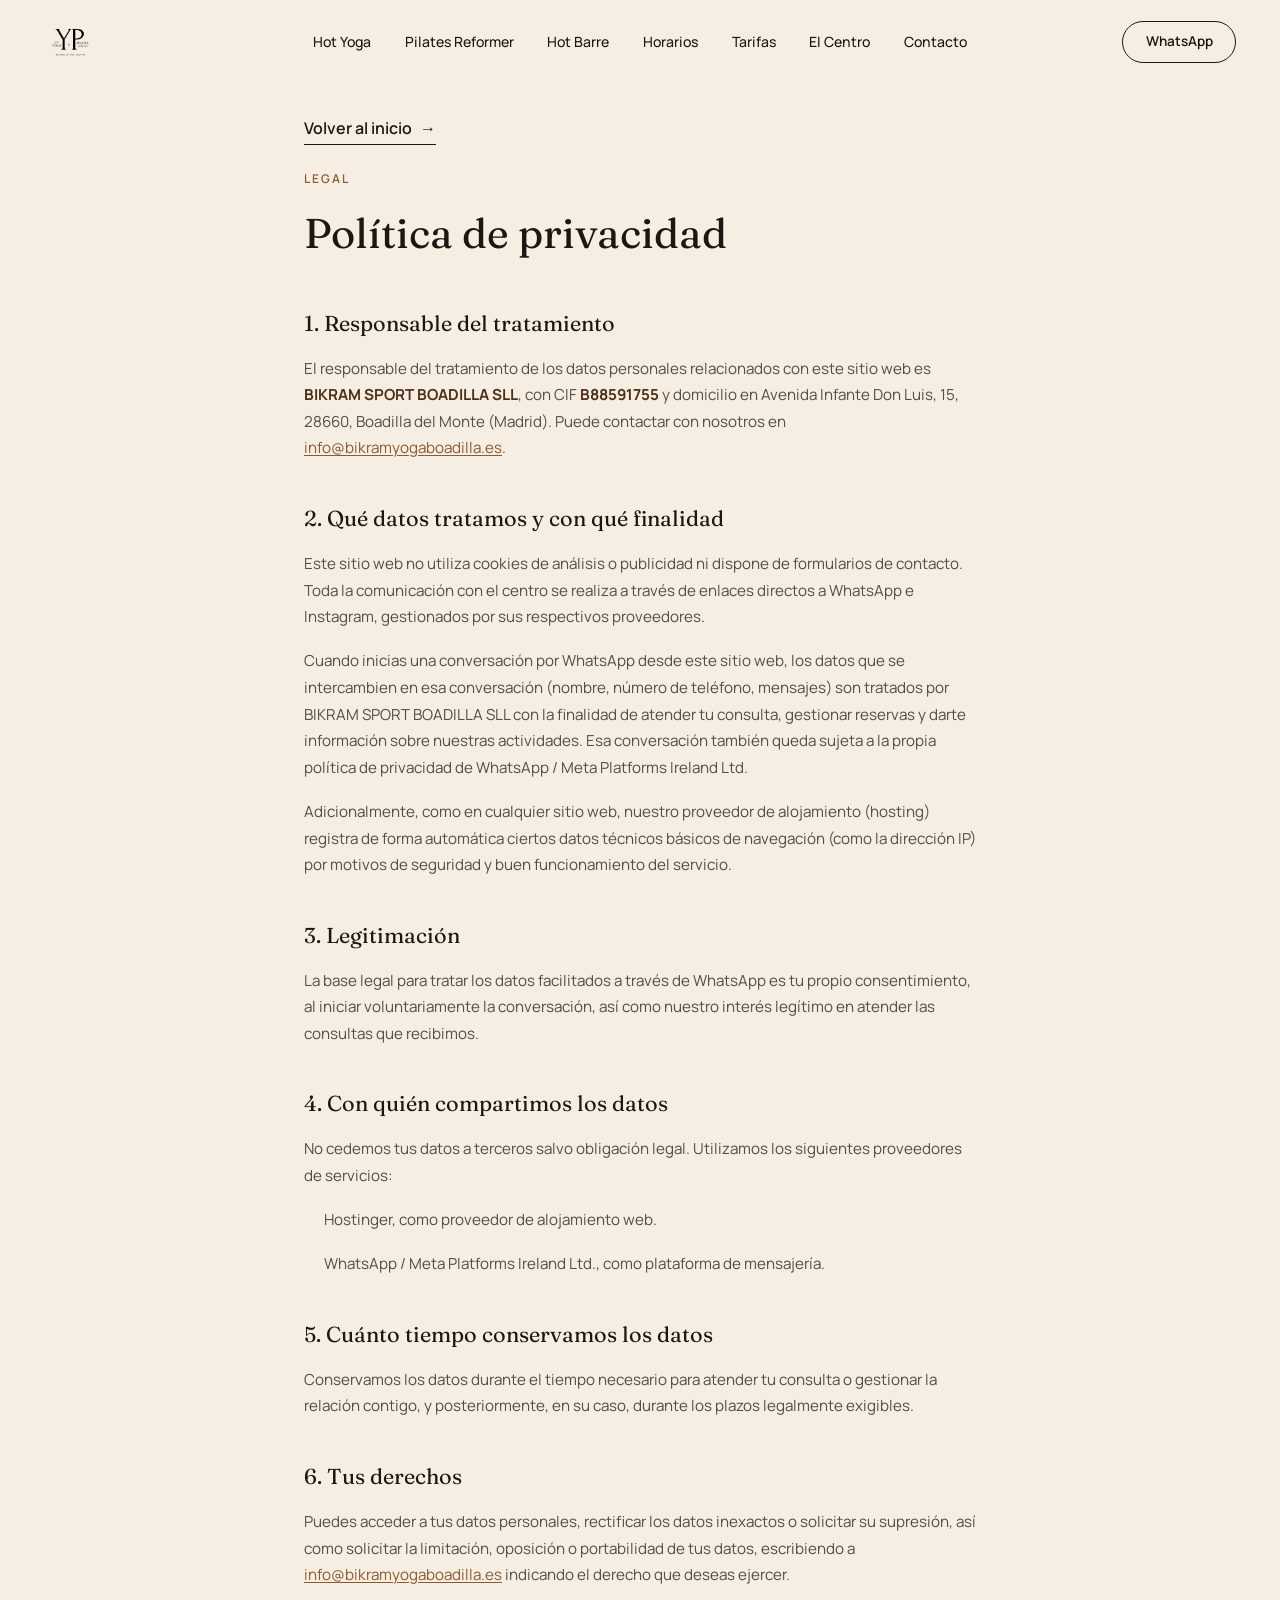
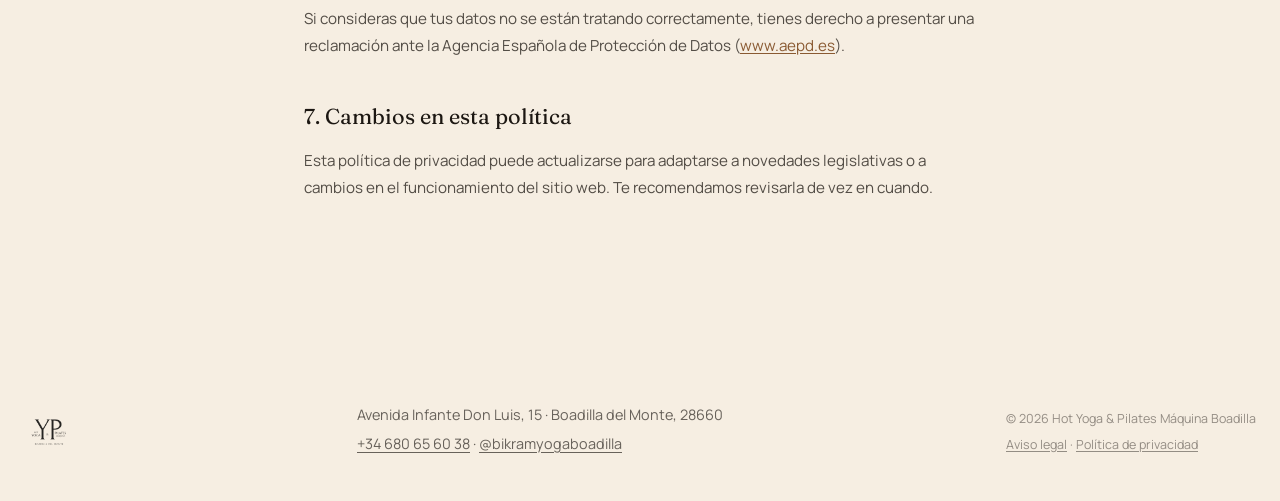
<file: politica-privacidad.html>
<!DOCTYPE html>
<html lang="es">
<head>
<meta charset="UTF-8">
<meta name="viewport" content="width=device-width, initial-scale=1.0">
<title>Política de Privacidad | Hot Yoga & Pilates Máquina Boadilla</title>
<meta name="description" content="Política de privacidad de Hot Yoga & Pilates Máquina Boadilla.">

<link rel="icon" href="assets/img/logo.png">
<link rel="stylesheet" href="assets/css/fonts.css">
<link rel="stylesheet" href="assets/css/style.css?v=5">
</head>
<body>

<!-- ============ HEADER / NAV ============ -->
<header class="site-header" id="siteHeader">
  <div class="header-inner">
    <a href="index.html" class="brand" aria-label="Hot Yoga & Pilates Máquina Boadilla - Inicio">
      <img src="assets/img/logo.png" alt="Hot Yoga & Pilates Máquina Boadilla" class="brand-logo">
    </a>

    <nav class="main-nav" id="mainNav" aria-label="Navegación principal">
      <a href="hot-yoga.html">Hot Yoga</a>
      <a href="pilates-reformer.html">Pilates Reformer</a>
      <a href="hot-barre.html">Hot Barre</a>
      <a href="index.html#horarios">Horarios</a>
      <a href="index.html#tarifas">Tarifas</a>
      <a href="index.html#el-centro">El Centro</a>
      <a href="index.html#contacto">Contacto</a>
    </nav>

    <div class="header-actions">
      <a href="https://wa.me/34680656038?text=Hola%2C%20quiero%20m%C3%A1s%20informaci%C3%B3n"
         class="btn btn-whatsapp" target="_blank" rel="noopener">WhatsApp</a>
      <button class="menu-toggle" id="menuToggle" aria-label="Abrir menú" aria-expanded="false" aria-controls="mainNav">
        <span></span><span></span><span></span>
      </button>
    </div>
  </div>
</header>

<main id="top">

  <section class="legal-page page-intro">
    <a href="index.html" class="link-arrow back-link">Volver al inicio</a>
    <p class="eyebrow">Legal</p>
    <h1>Política de privacidad</h1>

    <div class="legal-body">
      <h2>1. Responsable del tratamiento</h2>
      <p>
        El responsable del tratamiento de los datos personales relacionados
        con este sitio web es <strong>BIKRAM SPORT BOADILLA SLL</strong>, con
        CIF <strong>B88591755</strong> y domicilio en Avenida Infante Don
        Luis, 15, 28660, Boadilla del Monte (Madrid). Puede contactar con
        nosotros en <a href="mailto:info@bikramyogaboadilla.es">info@bikramyogaboadilla.es</a>.
      </p>

      <h2>2. Qué datos tratamos y con qué finalidad</h2>
      <p>
        Este sitio web no utiliza cookies de análisis o publicidad ni
        dispone de formularios de contacto. Toda la comunicación con el
        centro se realiza a través de enlaces directos a WhatsApp e
        Instagram, gestionados por sus respectivos proveedores.
      </p>
      <p>
        Cuando inicias una conversación por WhatsApp desde este sitio web,
        los datos que se intercambien en esa conversación (nombre, número de
        teléfono, mensajes) son tratados por BIKRAM SPORT BOADILLA SLL con la
        finalidad de atender tu consulta, gestionar reservas y darte
        información sobre nuestras actividades. Esa conversación también
        queda sujeta a la propia política de privacidad de WhatsApp / Meta
        Platforms Ireland Ltd.
      </p>
      <p>
        Adicionalmente, como en cualquier sitio web, nuestro proveedor de
        alojamiento (hosting) registra de forma automática ciertos datos
        técnicos básicos de navegación (como la dirección IP) por motivos de
        seguridad y buen funcionamiento del servicio.
      </p>

      <h2>3. Legitimación</h2>
      <p>
        La base legal para tratar los datos facilitados a través de WhatsApp
        es tu propio consentimiento, al iniciar voluntariamente la
        conversación, así como nuestro interés legítimo en atender las
        consultas que recibimos.
      </p>

      <h2>4. Con quién compartimos los datos</h2>
      <p>
        No cedemos tus datos a terceros salvo obligación legal. Utilizamos
        los siguientes proveedores de servicios:
      </p>
      <ul>
        <li>Hostinger, como proveedor de alojamiento web.</li>
        <li>WhatsApp / Meta Platforms Ireland Ltd., como plataforma de mensajería.</li>
      </ul>

      <h2>5. Cuánto tiempo conservamos los datos</h2>
      <p>
        Conservamos los datos durante el tiempo necesario para atender tu
        consulta o gestionar la relación contigo, y posteriormente, en su
        caso, durante los plazos legalmente exigibles.
      </p>

      <h2>6. Tus derechos</h2>
      <p>
        Puedes acceder a tus datos personales, rectificar los datos
        inexactos o solicitar su supresión, así como solicitar la
        limitación, oposición o portabilidad de tus datos, escribiendo a
        <a href="mailto:info@bikramyogaboadilla.es">info@bikramyogaboadilla.es</a>
        indicando el derecho que deseas ejercer.
      </p>
      <p>
        Si consideras que tus datos no se están tratando correctamente,
        tienes derecho a presentar una reclamación ante la Agencia Española
        de Protección de Datos
        (<a href="https://www.aepd.es" target="_blank" rel="noopener">www.aepd.es</a>).
      </p>

      <h2>7. Cambios en esta política</h2>
      <p>
        Esta política de privacidad puede actualizarse para adaptarse a
        novedades legislativas o a cambios en el funcionamiento del sitio
        web. Te recomendamos revisarla de vez en cuando.
      </p>
    </div>
  </section>

</main>

<!-- ============ FOOTER ============ -->
<footer class="site-footer">
  <div class="footer-inner">
    <img src="assets/img/logo.png" alt="Hot Yoga & Pilates Máquina Boadilla" class="footer-logo">
    <div class="footer-info">
      <p>Avenida Infante Don Luis, 15 · Boadilla del Monte, 28660</p>
      <p>
        <a href="tel:+34680656038">+34 680 65 60 38</a> ·
        <a href="https://instagram.com/bikramyogaboadilla" target="_blank" rel="noopener">@bikramyogaboadilla</a>
      </p>
    </div>
    <div class="footer-meta">
      <p class="footer-copy">&copy; <span id="year"></span> Hot Yoga & Pilates Máquina Boadilla</p>
      <p class="footer-legal"><a href="aviso-legal.html">Aviso legal</a> · <a href="politica-privacidad.html">Política de privacidad</a></p>
    </div>
  </div>
</footer>

<script src="assets/js/main.js?v=3"></script>
</body>
</html>
</file>
<file: assets/css/fonts.css>
﻿@font-face {
  font-family: 'Fraunces';
  font-style: italic;
  font-weight: 500;
  font-display: swap;
  src: url('../fonts/fraunces-500-italic-latin-ext.woff2') format('woff2');
  unicode-range: U+0100-02BA, U+02BD-02C5, U+02C7-02CC, U+02CE-02D7, U+02DD-02FF, U+0304, U+0308, U+0329, U+1D00-1DBF, U+1E00-1E9F, U+1EF2-1EFF, U+2020, U+20A0-20AB, U+20AD-20C0, U+2113, U+2C60-2C7F, U+A720-A7FF;
}

@font-face {
  font-family: 'Fraunces';
  font-style: italic;
  font-weight: 500;
  font-display: swap;
  src: url('../fonts/fraunces-500-italic-latin.woff2') format('woff2');
  unicode-range: U+0000-00FF, U+0131, U+0152-0153, U+02BB-02BC, U+02C6, U+02DA, U+02DC, U+0304, U+0308, U+0329, U+2000-206F, U+20AC, U+2122, U+2191, U+2193, U+2212, U+2215, U+FEFF, U+FFFD;
}

@font-face {
  font-family: 'Fraunces';
  font-style: normal;
  font-weight: 400;
  font-display: swap;
  src: url('../fonts/fraunces-400-normal-latin-ext.woff2') format('woff2');
  unicode-range: U+0100-02BA, U+02BD-02C5, U+02C7-02CC, U+02CE-02D7, U+02DD-02FF, U+0304, U+0308, U+0329, U+1D00-1DBF, U+1E00-1E9F, U+1EF2-1EFF, U+2020, U+20A0-20AB, U+20AD-20C0, U+2113, U+2C60-2C7F, U+A720-A7FF;
}

@font-face {
  font-family: 'Fraunces';
  font-style: normal;
  font-weight: 400;
  font-display: swap;
  src: url('../fonts/fraunces-400-normal-latin.woff2') format('woff2');
  unicode-range: U+0000-00FF, U+0131, U+0152-0153, U+02BB-02BC, U+02C6, U+02DA, U+02DC, U+0304, U+0308, U+0329, U+2000-206F, U+20AC, U+2122, U+2191, U+2193, U+2212, U+2215, U+FEFF, U+FFFD;
}

@font-face {
  font-family: 'Fraunces';
  font-style: normal;
  font-weight: 500;
  font-display: swap;
  src: url('../fonts/fraunces-500-normal-latin-ext.woff2') format('woff2');
  unicode-range: U+0100-02BA, U+02BD-02C5, U+02C7-02CC, U+02CE-02D7, U+02DD-02FF, U+0304, U+0308, U+0329, U+1D00-1DBF, U+1E00-1E9F, U+1EF2-1EFF, U+2020, U+20A0-20AB, U+20AD-20C0, U+2113, U+2C60-2C7F, U+A720-A7FF;
}

@font-face {
  font-family: 'Fraunces';
  font-style: normal;
  font-weight: 500;
  font-display: swap;
  src: url('../fonts/fraunces-500-normal-latin.woff2') format('woff2');
  unicode-range: U+0000-00FF, U+0131, U+0152-0153, U+02BB-02BC, U+02C6, U+02DA, U+02DC, U+0304, U+0308, U+0329, U+2000-206F, U+20AC, U+2122, U+2191, U+2193, U+2212, U+2215, U+FEFF, U+FFFD;
}

@font-face {
  font-family: 'Fraunces';
  font-style: normal;
  font-weight: 600;
  font-display: swap;
  src: url('../fonts/fraunces-600-normal-latin-ext.woff2') format('woff2');
  unicode-range: U+0100-02BA, U+02BD-02C5, U+02C7-02CC, U+02CE-02D7, U+02DD-02FF, U+0304, U+0308, U+0329, U+1D00-1DBF, U+1E00-1E9F, U+1EF2-1EFF, U+2020, U+20A0-20AB, U+20AD-20C0, U+2113, U+2C60-2C7F, U+A720-A7FF;
}

@font-face {
  font-family: 'Fraunces';
  font-style: normal;
  font-weight: 600;
  font-display: swap;
  src: url('../fonts/fraunces-600-normal-latin.woff2') format('woff2');
  unicode-range: U+0000-00FF, U+0131, U+0152-0153, U+02BB-02BC, U+02C6, U+02DA, U+02DC, U+0304, U+0308, U+0329, U+2000-206F, U+20AC, U+2122, U+2191, U+2193, U+2212, U+2215, U+FEFF, U+FFFD;
}

@font-face {
  font-family: 'Manrope';
  font-style: normal;
  font-weight: 400;
  font-display: swap;
  src: url('../fonts/manrope-400-normal-latin-ext.woff2') format('woff2');
  unicode-range: U+0100-02BA, U+02BD-02C5, U+02C7-02CC, U+02CE-02D7, U+02DD-02FF, U+0304, U+0308, U+0329, U+1D00-1DBF, U+1E00-1E9F, U+1EF2-1EFF, U+2020, U+20A0-20AB, U+20AD-20C0, U+2113, U+2C60-2C7F, U+A720-A7FF;
}

@font-face {
  font-family: 'Manrope';
  font-style: normal;
  font-weight: 400;
  font-display: swap;
  src: url('../fonts/manrope-400-normal-latin.woff2') format('woff2');
  unicode-range: U+0000-00FF, U+0131, U+0152-0153, U+02BB-02BC, U+02C6, U+02DA, U+02DC, U+0304, U+0308, U+0329, U+2000-206F, U+20AC, U+2122, U+2191, U+2193, U+2212, U+2215, U+FEFF, U+FFFD;
}

@font-face {
  font-family: 'Manrope';
  font-style: normal;
  font-weight: 500;
  font-display: swap;
  src: url('../fonts/manrope-500-normal-latin-ext.woff2') format('woff2');
  unicode-range: U+0100-02BA, U+02BD-02C5, U+02C7-02CC, U+02CE-02D7, U+02DD-02FF, U+0304, U+0308, U+0329, U+1D00-1DBF, U+1E00-1E9F, U+1EF2-1EFF, U+2020, U+20A0-20AB, U+20AD-20C0, U+2113, U+2C60-2C7F, U+A720-A7FF;
}

@font-face {
  font-family: 'Manrope';
  font-style: normal;
  font-weight: 500;
  font-display: swap;
  src: url('../fonts/manrope-500-normal-latin.woff2') format('woff2');
  unicode-range: U+0000-00FF, U+0131, U+0152-0153, U+02BB-02BC, U+02C6, U+02DA, U+02DC, U+0304, U+0308, U+0329, U+2000-206F, U+20AC, U+2122, U+2191, U+2193, U+2212, U+2215, U+FEFF, U+FFFD;
}

@font-face {
  font-family: 'Manrope';
  font-style: normal;
  font-weight: 600;
  font-display: swap;
  src: url('../fonts/manrope-600-normal-latin-ext.woff2') format('woff2');
  unicode-range: U+0100-02BA, U+02BD-02C5, U+02C7-02CC, U+02CE-02D7, U+02DD-02FF, U+0304, U+0308, U+0329, U+1D00-1DBF, U+1E00-1E9F, U+1EF2-1EFF, U+2020, U+20A0-20AB, U+20AD-20C0, U+2113, U+2C60-2C7F, U+A720-A7FF;
}

@font-face {
  font-family: 'Manrope';
  font-style: normal;
  font-weight: 600;
  font-display: swap;
  src: url('../fonts/manrope-600-normal-latin.woff2') format('woff2');
  unicode-range: U+0000-00FF, U+0131, U+0152-0153, U+02BB-02BC, U+02C6, U+02DA, U+02DC, U+0304, U+0308, U+0329, U+2000-206F, U+20AC, U+2122, U+2191, U+2193, U+2212, U+2215, U+FEFF, U+FFFD;
}

@font-face {
  font-family: 'Manrope';
  font-style: normal;
  font-weight: 700;
  font-display: swap;
  src: url('../fonts/manrope-700-normal-latin-ext.woff2') format('woff2');
  unicode-range: U+0100-02BA, U+02BD-02C5, U+02C7-02CC, U+02CE-02D7, U+02DD-02FF, U+0304, U+0308, U+0329, U+1D00-1DBF, U+1E00-1E9F, U+1EF2-1EFF, U+2020, U+20A0-20AB, U+20AD-20C0, U+2113, U+2C60-2C7F, U+A720-A7FF;
}

@font-face {
  font-family: 'Manrope';
  font-style: normal;
  font-weight: 700;
  font-display: swap;
  src: url('../fonts/manrope-700-normal-latin.woff2') format('woff2');
  unicode-range: U+0000-00FF, U+0131, U+0152-0153, U+02BB-02BC, U+02C6, U+02DA, U+02DC, U+0304, U+0308, U+0329, U+2000-206F, U+20AC, U+2122, U+2191, U+2193, U+2212, U+2215, U+FEFF, U+FFFD;
}
</file>
<file: assets/css/style.css>
/* ==========================================================================
   Hot Yoga & Pilates Máquina Boadilla
   Sistema de diseño: blanco roto, arena, madera, beige, negro cálido.
   Fuentes de sistema (sin CDN externo) por rendimiento y privacidad (GDPR).
   ========================================================================== */

:root {
  /* Paleta - mas calida y con la madera como protagonista */
  --c-bg: #F6EEE2;          /* blanco roto, mas calido */
  --c-sand: #DFC49C;        /* arena */
  --c-beige: #C9A876;       /* beige calido */
  --c-wood: #8A5A32;        /* madera natural - protagonista */
  --c-wood-dark: #4E3018;   /* espresso */
  --c-black: #1C1712;       /* negro calido */
  --c-white: #FFFFFF;

  /* Tipografia */
  --font-serif: 'Fraunces', Georgia, 'Iowan Old Style', 'Palatino Linotype', 'Book Antiqua', serif;
  --font-sans: 'Manrope', -apple-system, BlinkMacSystemFont, 'Segoe UI', Roboto, Helvetica, Arial, sans-serif;

  /* Espaciado */
  --space-section: clamp(4rem, 10vw, 9rem);
  --container-max: 1240px;
  --header-h: 84px;
  --announce-h: 0px;

  --ease: cubic-bezier(0.16, 1, 0.3, 1);
}

/* ---------- Reset ---------- */
*, *::before, *::after { box-sizing: border-box; }
html { scroll-behavior: smooth; }
body {
  margin: 0;
  background: var(--c-bg);
  color: var(--c-black);
  font-family: var(--font-sans);
  font-size: 16px;
  line-height: 1.6;
  -webkit-font-smoothing: antialiased;
}
img { max-width: 100%; display: block; }
a { color: inherit; text-decoration: none; }
ul { list-style: none; margin: 0; padding: 0; }
h1, h2, h3, p { margin: 0; }

@media (prefers-reduced-motion: reduce) {
  html { scroll-behavior: auto; }
  *, *::before, *::after { animation-duration: 0.001ms !important; transition-duration: 0.001ms !important; }
}

/* ---------- Utilities ---------- */
.eyebrow {
  font-size: 0.75rem;
  letter-spacing: 0.16em;
  text-transform: uppercase;
  color: var(--c-wood);
  font-weight: 600;
  margin-bottom: 0.75rem;
}
.section-title {
  font-family: var(--font-serif);
  font-weight: 400;
  font-size: clamp(2rem, 4vw, 3rem);
  margin-bottom: 3rem;
}
.link-arrow {
  display: inline-flex;
  align-items: center;
  gap: 0.5rem;
  font-weight: 600;
  border-bottom: 1px solid var(--c-black);
  padding-bottom: 0.15rem;
  transition: color 0.3s var(--ease), border-color 0.3s var(--ease), gap 0.3s var(--ease);
}
.link-arrow::after { content: "\2192"; }
.link-arrow:hover { color: var(--c-wood); border-color: var(--c-wood); gap: 0.8rem; }

.btn {
  display: inline-block;
  padding: 0.95rem 2.2rem;
  border-radius: 999px;
  font-size: 0.95rem;
  font-weight: 600;
  transition: transform 0.35s var(--ease), background 0.35s var(--ease), color 0.35s var(--ease);
}
.btn-primary {
  background: var(--c-black);
  color: var(--c-white);
}
.btn-primary:hover { background: var(--c-wood); transform: translateY(-2px); }
.btn-large { padding: 1.1rem 3rem; font-size: 1.05rem; }
.btn-whatsapp {
  background: transparent;
  color: var(--c-black);
  border: 1px solid var(--c-black);
  padding: 0.6rem 1.4rem;
  font-size: 0.85rem;
}
.btn-whatsapp:hover { background: var(--c-black); color: var(--c-white); }

/* Scroll reveal */
.reveal {
  opacity: 0;
  transform: translateY(28px);
  transition: opacity 0.9s var(--ease), transform 0.9s var(--ease);
}
.reveal.is-visible { opacity: 1; transform: translateY(0); }

/* ==========================================================================
   HEADER
   ========================================================================== */
.announcement-bar {
  position: fixed;
  top: 0; left: 0; right: 0;
  z-index: 101;
  height: var(--announce-h);
  display: flex;
  align-items: center;
  justify-content: center;
  background: var(--c-wood);
  color: var(--c-white);
  font-size: 0.78rem;
  letter-spacing: 0.02em;
  text-align: center;
  padding: 0 1rem;
  line-height: 1.3;
  white-space: nowrap;
  overflow: hidden;
  text-overflow: ellipsis;
}
@media (max-width: 480px) {
  .announcement-bar { font-size: 0.66rem; }
}
.site-header {
  position: fixed;
  top: var(--announce-h); left: 0; right: 0;
  z-index: 100;
  height: var(--header-h);
  display: flex;
  align-items: center;
  transition: box-shadow 0.4s var(--ease), height 0.4s var(--ease);
}
.site-header.is-scrolled {
  box-shadow: 0 1px 0 rgba(28, 23, 18, 0.08);
  height: 68px;
}
/* El fondo/blur van en un pseudo-elemento para que .site-header no se
   convierta en el "containing block" del menu movil (position: fixed) */
.site-header::before {
  content: "";
  position: absolute;
  inset: 0;
  z-index: -1;
  background: transparent;
  transition: background 0.4s var(--ease);
}
.site-header.is-scrolled::before {
  background: rgba(250, 246, 239, 0.92);
  backdrop-filter: blur(10px);
}
.header-inner {
  width: 100%;
  max-width: var(--container-max);
  margin: 0 auto;
  padding: 0 1.5rem;
  display: flex;
  align-items: center;
  justify-content: space-between;
}
.brand-logo { height: 42px; width: auto; transition: height 0.4s var(--ease); }
.site-header.is-scrolled .brand-logo { height: 34px; }

.main-nav {
  display: none;
  gap: 2.1rem;
}
.main-nav a {
  font-size: 0.88rem;
  font-weight: 500;
  position: relative;
  padding: 0.3rem 0;
}
.main-nav a::after {
  content: "";
  position: absolute;
  left: 0; bottom: 0;
  width: 0%; height: 1px;
  background: var(--c-wood);
  transition: width 0.3s var(--ease);
}
.main-nav a:hover::after { width: 100%; }

.header-actions { display: flex; align-items: center; gap: 1rem; }

.menu-toggle {
  display: flex;
  flex-direction: column;
  justify-content: center;
  gap: 5px;
  width: 32px; height: 32px;
  background: none; border: none; cursor: pointer;
  padding: 0;
}
.menu-toggle span {
  display: block;
  height: 1px;
  background: var(--c-black);
  transition: transform 0.3s var(--ease), opacity 0.3s var(--ease);
}
.menu-toggle[aria-expanded="true"] span:nth-child(1) { transform: translateY(6px) rotate(45deg); }
.menu-toggle[aria-expanded="true"] span:nth-child(2) { opacity: 0; }
.menu-toggle[aria-expanded="true"] span:nth-child(3) { transform: translateY(-6px) rotate(-45deg); }

@media (min-width: 960px) {
  .main-nav { display: flex; }
  .menu-toggle { display: none; }
  .header-inner {
    display: grid;
    grid-template-columns: 1fr auto 1fr;
    justify-content: normal;
  }
  .header-inner .brand { justify-self: start; }
  .header-inner .header-actions { justify-self: end; }
}

/* Mobile nav overlay */
@media (max-width: 959px) {
  .main-nav {
    position: fixed;
    inset: 0;
    top: calc(var(--header-h) + var(--announce-h));
    background: var(--c-bg);
    flex-direction: column;
    align-items: center;
    justify-content: center;
    gap: 2rem;
    transform: translateX(100%);
    transition: transform 0.5s var(--ease);
  }
  .main-nav.is-open { display: flex; transform: translateX(0); }
  .main-nav a { font-size: 1.4rem; font-family: var(--font-serif); }
}

/* ==========================================================================
   HERO
   ========================================================================== */
.hero {
  position: relative;
  height: 100svh;
  min-height: 560px;
  display: flex;
  align-items: center;
  justify-content: center;
  overflow: hidden;
}
.hero-media {
  position: absolute;
  inset: -6%;
  overflow: hidden;
  background: #1C1712;
}
.hero-photo-bg {
  position: absolute;
  inset: 0;
  width: 100%;
  height: 100%;
  object-fit: cover;
  filter: blur(60px) brightness(0.75) sepia(0.25) saturate(1.4) contrast(1.05);
  transform: scale(1.25);
}
/* Capa aparte, sin el -6% del fondo, para que "100%" sea el ancho real
   de la pantalla y la foto nunca se salga por los lados */
.hero-photo-wrap {
  position: absolute;
  inset: 0;
  display: flex;
  align-items: center;
  justify-content: center;
  overflow: hidden;
}
.hero-photo {
  position: relative;
  width: 100%;
  height: 100%;
  object-fit: cover;
  filter: contrast(1.1) brightness(0.95);
  animation: heroDrift 22s ease-in-out infinite;
}
@media (min-width: 860px) {
  .hero-photo {
    width: auto;
    height: 96%;
    aspect-ratio: 0.85;
    max-width: 100%;
    object-fit: cover;
    object-position: center 52%;
  }
  /* En vez de un desenfoque de la propia foto, un degradado con los
     tonos reales de sus bordes (gris claro arriba, oscuro abajo) para
     que los lados combinen exactamente en vez de sentirse vacios */
  .hero-media {
    background: linear-gradient(180deg, rgb(148,148,148) 0%, rgb(126,126,126) 50%, rgb(77,77,77) 100%);
  }
  .hero-photo-bg { display: none; }
}
.hero-grain {
  position: absolute;
  inset: -6%;
  opacity: 0.35;
  mix-blend-mode: overlay;
  pointer-events: none;
  background-image: url("data:image/svg+xml;utf8,<svg xmlns='http://www.w3.org/2000/svg' width='180' height='180'><filter id='n'><feTurbulence type='fractalNoise' baseFrequency='0.85' numOctaves='2' stitchTiles='stitch'/><feColorMatrix type='matrix' values='0 0 0 0 1  0 0 0 0 1  0 0 0 0 1  0 0 0 0.5 0'/></filter><rect width='100%25' height='100%25' filter='url(%23n)'/></svg>");
}
@keyframes heroDrift {
  0%, 100% { transform: scale(1.02); }
  50%      { transform: scale(1.1); }
}
.hero-overlay {
  position: absolute;
  inset: 0;
  background: linear-gradient(180deg, rgba(20,15,10,0.28) 0%, rgba(20,15,10,0.1) 45%, rgba(20,15,10,0.4) 100%);
}

/* Aplicar a fotografia/video real para mantener el mood editorial del hero */
.photo-editorial {
  filter: grayscale(0.8) sepia(0.12) contrast(1.08);
}
.hero-content {
  position: relative;
  z-index: 2;
  text-align: center;
  color: var(--c-white);
  padding: 0 1.5rem;
  /* la foto (vertical) nunca es mas ancha que el 64vh aprox en escritorio;
     con este limite el texto envuelve a dos lineas antes de sobresalir */
  max-width: 58vh;
  margin: 0 auto;
}
.hero-tagline {
  font-family: var(--font-serif);
  font-size: clamp(1.6rem, 4vw, 2.6rem);
  margin-bottom: 0.6rem;
  letter-spacing: 0.01em;
}
.hero-disciplines {
  font-size: 0.9rem;
  letter-spacing: 0.14em;
  text-transform: uppercase;
  margin-bottom: 2.5rem;
  opacity: 0.92;
}
.scroll-cue {
  position: absolute;
  bottom: 2.2rem; left: 50%;
  transform: translateX(-50%);
  z-index: 2;
}
.scroll-cue span {
  display: block;
  width: 1px; height: 42px;
  background: rgba(255,255,255,0.7);
  animation: cueMove 2s ease-in-out infinite;
}
@keyframes cueMove {
  0%, 100% { transform: scaleY(1); transform-origin: top; opacity: 0.4; }
  50% { transform: scaleY(1); transform-origin: top; opacity: 1; }
}

/* ==========================================================================
   STATEMENT
   ========================================================================== */
.statement {
  padding: var(--space-section) 1.5rem;
  max-width: 880px;
  margin: 0 auto;
  text-align: center;
}
.statement-text {
  font-family: var(--font-serif);
  font-size: clamp(1.9rem, 5vw, 3.2rem);
  line-height: 1.25;
  margin-bottom: 1.75rem;
}
.statement-sub {
  font-size: 1.05rem;
  color: rgba(28,23,18,0.7);
  max-width: 560px;
  margin: 0 auto;
}

/* ==========================================================================
   DISCIPLINE BANDS (Hot Yoga / Pilates Reformer / Barre)
   ========================================================================== */
.discipline {
  display: grid;
  grid-template-columns: 1fr;
  align-items: center;
}
.discipline-media {
  position: relative;
  aspect-ratio: 4 / 5;
  background: linear-gradient(150deg, var(--c-sand) 0%, var(--c-beige) 55%, var(--c-wood) 100%);
  display: flex;
  align-items: center;
  justify-content: center;
  overflow: hidden;
}
.media-label {
  font-family: var(--font-serif);
  font-size: 1.1rem;
  color: rgba(255,255,255,0.85);
  letter-spacing: 0.04em;
}
.discipline-photo {
  width: 100%;
  height: 100%;
  object-fit: cover;
  display: block;
  animation: photoDrift 24s ease-in-out infinite;
}
@keyframes photoDrift {
  0%, 100% { transform: scale(1.03); }
  50% { transform: scale(1.1); }
}
.media-badge {
  position: absolute;
  top: 1.5rem; left: 1.5rem;
  background: var(--c-black);
  color: var(--c-white);
  font-size: 0.72rem;
  letter-spacing: 0.1em;
  text-transform: uppercase;
  padding: 0.5rem 1rem;
  border-radius: 999px;
}
.discipline-content {
  padding: 3rem 1.5rem;
  max-width: 560px;
  margin: 0 auto;
}
.discipline-content h2, .discipline-content h1 {
  font-family: var(--font-serif);
  font-weight: 400;
  font-size: clamp(1.9rem, 3.6vw, 2.6rem);
  margin-bottom: 1.25rem;
}
.back-link { margin-bottom: 1.5rem; display: inline-flex; }
.page-intro { margin-top: calc(var(--header-h) + var(--announce-h)); }
.discipline-content p { color: rgba(28,23,18,0.75); margin-bottom: 1.75rem; }
.discipline-content p strong { color: var(--c-wood-dark); }
.discipline-links { display: flex; flex-wrap: wrap; gap: 0.5rem 2rem; }

.style-list {
  border-top: 1px solid rgba(28,23,18,0.15);
  margin: 1rem 0 2rem;
}
.style-item {
  border-bottom: 1px solid rgba(28,23,18,0.12);
}
.style-item summary {
  display: grid;
  grid-template-columns: 108px 1fr 20px;
  grid-template-areas: "name desc icon";
  gap: 1rem;
  padding: 0.9rem 0;
  align-items: baseline;
  cursor: pointer;
  list-style: none;
}
.style-item summary::-webkit-details-marker { display: none; }
.style-item:not([open]) .style-full { display: none; }
.style-item summary::after {
  content: "+";
  grid-area: icon;
  font-family: var(--font-serif);
  font-size: 1.1rem;
  color: var(--c-wood);
  text-align: right;
  transition: transform 0.3s var(--ease);
}
.style-item[open] summary::after { transform: rotate(135deg); }
.style-item[open] summary { padding-bottom: 0.4rem; }
.style-name { grid-area: name; font-family: var(--font-serif); font-size: 0.95rem; color: var(--c-wood-dark); }
.style-desc { grid-area: desc; font-size: 0.84rem; color: rgba(28,23,18,0.6); line-height: 1.5; }
.style-full {
  grid-column: 1 / -1;
  max-width: 480px;
  font-size: 0.88rem;
  line-height: 1.65;
  color: rgba(28,23,18,0.7);
  padding: 0 0 1.25rem 0;
  margin: 0;
  animation: styleFullIn 0.4s var(--ease);
}
@keyframes styleFullIn {
  from { opacity: 0; transform: translateY(-6px); }
  to { opacity: 1; transform: translateY(0); }
}
@media (max-width: 480px) {
  .style-item summary {
    grid-template-columns: 1fr 20px;
    grid-template-areas:
      "name icon"
      "desc desc";
    row-gap: 0.25rem;
  }
}

.info-list { margin: 0 0 2rem; border-top: 1px solid rgba(28,23,18,0.15); }
.info-item { border-bottom: 1px solid rgba(28,23,18,0.12); }
.info-item summary {
  display: flex;
  justify-content: space-between;
  align-items: center;
  gap: 1rem;
  padding: 1rem 0;
  cursor: pointer;
  list-style: none;
  font-family: var(--font-serif);
  font-size: 1rem;
  color: var(--c-wood-dark);
}
.info-item summary::-webkit-details-marker { display: none; }
.info-item summary::after {
  content: "+";
  flex-shrink: 0;
  font-family: var(--font-serif);
  font-size: 1.1rem;
  color: var(--c-wood);
  transition: transform 0.3s var(--ease);
}
.info-item[open] summary::after { transform: rotate(135deg); }
.info-item:not([open]) .info-body { display: none; }
.info-body {
  padding: 0 0 1.25rem;
  animation: styleFullIn 0.4s var(--ease);
}
.info-body p {
  font-size: 0.9rem;
  line-height: 1.6;
  color: rgba(28,23,18,0.75);
  margin: 0 0 1rem;
}
.info-body ul { margin: 0; }
.info-body li {
  font-size: 0.88rem;
  line-height: 1.7;
  color: rgba(28,23,18,0.7);
  padding-left: 1.15rem;
  position: relative;
}
.info-body li::before {
  content: "–";
  position: absolute;
  left: 0;
  color: var(--c-wood);
}

@media (min-width: 860px) {
  .discipline { grid-template-columns: 1fr 1fr; min-height: 82vh; }
  .discipline-media { aspect-ratio: auto; height: 100%; }
  .discipline-content { padding: 4rem 6vw; max-width: 620px; margin: 0; }
  .discipline--reverse { direction: rtl; }
  .discipline--reverse > * { direction: ltr; }
}

/* ==========================================================================
   HORARIOS
   ========================================================================== */
.horarios, .tarifas {
  padding: var(--space-section) 1.5rem;
  max-width: var(--container-max);
  margin: 0 auto;
  text-align: center;
}
.tabs-nav {
  display: flex;
  justify-content: center;
  gap: 0.5rem;
  flex-wrap: wrap;
  border-bottom: 1px solid rgba(28,23,18,0.15);
  margin-bottom: 2.5rem;
}
.tab-btn {
  background: none;
  border: none;
  border-bottom: 2px solid transparent;
  margin-bottom: -1px;
  padding: 0.9rem 1.1rem;
  font-family: var(--font-sans);
  font-size: 0.88rem;
  font-weight: 600;
  color: rgba(28,23,18,0.5);
  cursor: pointer;
  transition: color 0.3s var(--ease), border-color 0.3s var(--ease);
}
.tab-btn:hover { color: var(--c-wood-dark); }
.tab-btn.is-active { color: var(--c-wood-dark); border-bottom-color: var(--c-wood); }

.tab-panel { text-align: left; }
.tab-panel[hidden] { display: none; }
.tab-panel .horario-pending { text-align: center; color: rgba(28,23,18,0.6); font-style: italic; }

.horario-img {
  display: block;
  max-width: 960px;
  margin: 0 auto 2.5rem;
}
.horario-img img { width: 100%; height: auto; display: block; }
.day-list {
  max-width: 640px;
  margin: 0 auto;
  border-top: 1px solid rgba(28,23,18,0.15);
}
.day-item { border-bottom: 1px solid rgba(28,23,18,0.12); }
.day-item summary {
  display: flex;
  justify-content: space-between;
  align-items: baseline;
  padding: 1.05rem 0;
  cursor: pointer;
  list-style: none;
}
.day-item summary::-webkit-details-marker { display: none; }
.day-item:not([open]) .day-classes, .day-item:not([open]) .day-note { display: none; }
.day-name { font-family: var(--font-serif); font-size: 1.05rem; }
.day-count {
  font-size: 0.78rem;
  letter-spacing: 0.04em;
  color: var(--c-wood);
  display: flex;
  align-items: center;
  gap: 0.6rem;
}
.day-count::after {
  content: "+";
  font-family: var(--font-serif);
  font-size: 1.1rem;
  color: var(--c-wood);
  transition: transform 0.3s var(--ease);
}
.day-item[open] .day-count::after { transform: rotate(135deg); }
.day-classes {
  padding: 0 0 1.1rem;
  margin: 0;
  animation: styleFullIn 0.4s var(--ease);
}
.day-classes li {
  display: flex;
  justify-content: space-between;
  gap: 1rem;
  padding: 0.6rem 0;
  border-top: 1px solid rgba(28,23,18,0.08);
  font-size: 0.9rem;
}
.class-time { color: rgba(28,23,18,0.5); min-width: 130px; }
.class-name { font-weight: 500; }
.day-note {
  font-size: 0.78rem;
  font-style: italic;
  color: rgba(28,23,18,0.55);
  padding: 0 0 1.1rem;
  margin: -0.5rem 0 0;
}

/* ==========================================================================
   TESTIMONIOS
   ========================================================================== */
.testimonios {
  padding: var(--space-section) 1.5rem;
  max-width: var(--container-max);
  margin: 0 auto;
  text-align: center;
}
.testimonios-google { display: inline-flex; margin-top: 3rem; }
.testimonios-grid {
  display: grid;
  grid-template-columns: 1fr;
  gap: 3rem;
  margin-top: 2.5rem;
  text-align: left;
}
.testimonio {
  margin: 0;
  padding-top: 1.5rem;
  border-top: 1px solid rgba(28,23,18,0.15);
}
.testimonio p {
  font-family: var(--font-serif);
  font-style: italic;
  font-size: 1.15rem;
  line-height: 1.55;
  color: rgba(28,23,18,0.85);
  margin: 0 0 1.25rem;
}
.testimonio cite {
  font-style: normal;
  font-size: 0.78rem;
  letter-spacing: 0.08em;
  text-transform: uppercase;
  color: var(--c-wood);
}
@media (min-width: 780px) {
  .testimonios-grid { grid-template-columns: repeat(3, 1fr); gap: 2.5rem; }
}

/* ==========================================================================
   TARIFAS
   ========================================================================== */
.tarifas-highlight {
  font-family: var(--font-serif);
  font-style: italic;
  font-size: 1.15rem;
  color: var(--c-wood-dark);
  margin: -1.5rem 0 3rem;
}
.tarifas-grid {
  display: grid;
  gap: 0;
  margin-top: 2.5rem;
  text-align: left;
  border-top: 1px solid var(--c-black);
}
.tarifa-row {
  display: grid;
  grid-template-columns: 1fr;
  gap: 0.4rem;
  padding: 2rem 0;
  border-bottom: 1px solid rgba(28,23,18,0.15);
}
.tarifa-row h3 { font-family: var(--font-serif); font-weight: 400; font-size: 1.3rem; }
.tarifa-desc { color: rgba(28,23,18,0.6); font-size: 0.92rem; }
.tarifa-price { font-family: var(--font-serif); font-size: 1.6rem; color: var(--c-wood-dark); }
.price-note {
  display: inline-block;
  margin-top: 0.3rem;
  font-size: 0.78rem;
  font-style: italic;
  color: rgba(28,23,18,0.5);
}

@media (min-width: 780px) {
  .tarifa-row { grid-template-columns: 1fr 2fr 1fr; align-items: center; gap: 1.5rem; }
  .tarifa-price { text-align: right; }
}

.tarifas-note { margin-top: 2.5rem; color: rgba(28,23,18,0.65); }
.tarifas-note a { color: var(--c-wood-dark); font-weight: 600; text-decoration: underline; }

/* ==========================================================================
   GALERIA (paginas dedicadas de disciplina)
   ========================================================================== */
.page-gallery {
  padding: var(--space-section) 1.5rem;
  max-width: var(--container-max);
  margin: 0 auto;
  text-align: center;
}
.page-gallery-grid {
  display: grid;
  grid-template-columns: 1fr;
  gap: 1rem;
  margin-top: 2.5rem;
}
.page-gallery-photo {
  width: 100%;
  aspect-ratio: 3 / 4;
  object-fit: cover;
}
@media (min-width: 640px) {
  .page-gallery-grid { grid-template-columns: repeat(2, 1fr); gap: 1.5rem; }
  .page-gallery-grid--lead .page-gallery-photo:nth-child(1) { grid-column: span 2; aspect-ratio: 16 / 10; }
}
@media (min-width: 960px) {
  .page-gallery-grid { grid-template-columns: repeat(3, 1fr); }
  .page-gallery-grid--lead .page-gallery-photo:nth-child(1) { grid-column: span 3; aspect-ratio: 21 / 9; }
}
.gallery-placeholder {
  background: linear-gradient(150deg, var(--c-sand) 0%, var(--c-beige) 55%, var(--c-wood) 100%);
  display: flex;
  align-items: center;
  justify-content: center;
}

/* ==========================================================================
   EL CENTRO
   ========================================================================== */
.centro {
  padding: var(--space-section) 1.5rem;
  max-width: var(--container-max);
  margin: 0 auto;
  text-align: center;
}
.centro-text {
  max-width: 560px;
  margin: 3rem auto 0;
  text-align: left;
}
.centro-text p { color: rgba(28,23,18,0.75); margin-bottom: 1.5rem; }
.centro-address { font-weight: 600; color: var(--c-black) !important; }

/* ==========================================================================
   CONTACTO
   ========================================================================== */
.contacto {
  padding: var(--space-section) 1.5rem;
  text-align: center;
  background: var(--c-black);
  color: var(--c-white);
}
.contacto .eyebrow { color: var(--c-beige); }
.contacto .section-title { color: var(--c-white); margin-bottom: 1.25rem; }
.contacto-sub { color: rgba(255,255,255,0.7); max-width: 480px; margin: 0 auto 2.5rem; }
.contacto .btn-primary { background: var(--c-white); color: var(--c-black); }
.contacto .btn-primary:hover { background: var(--c-wood); color: var(--c-white); }

/* ==========================================================================
   FOOTER
   ========================================================================== */
.site-footer { padding: 3.5rem 1.5rem 2.5rem; }
.footer-inner {
  max-width: var(--container-max);
  margin: 0 auto;
  display: flex;
  flex-direction: column;
  align-items: center;
  gap: 1.25rem;
  text-align: center;
}
.footer-logo { height: 40px; opacity: 0.85; }
.footer-info { font-size: 0.9rem; color: rgba(28,23,18,0.65); }
.footer-info a { text-decoration: underline; text-underline-offset: 3px; }
.footer-info p { margin-bottom: 0.35rem; }
.footer-copy { font-size: 0.78rem; color: rgba(28,23,18,0.45); }
.footer-legal { font-size: 0.78rem; color: rgba(28,23,18,0.45); margin-top: 0.35rem; }
.footer-legal a { color: inherit; text-decoration: underline; text-underline-offset: 2px; }

@media (min-width: 780px) {
  .footer-inner { flex-direction: row; justify-content: space-between; text-align: left; }
}

/* ==========================================================================
   LEGAL PAGES
   ========================================================================== */
.legal-page {
  padding: 2rem 1.5rem var(--space-section);
  max-width: 720px;
  margin-left: auto;
  margin-right: auto;
}
.legal-page h1 {
  font-family: var(--font-serif);
  font-weight: 400;
  font-size: clamp(1.9rem, 3.6vw, 2.6rem);
  margin-bottom: 2.5rem;
}
.legal-body h2 {
  font-family: var(--font-serif);
  font-weight: 400;
  font-size: 1.35rem;
  margin: 2.5rem 0 0.9rem;
}
.legal-body h2:first-child { margin-top: 0; }
.legal-body p, .legal-body li {
  font-size: 0.95rem;
  line-height: 1.75;
  color: rgba(28,23,18,0.75);
  margin-bottom: 1.1rem;
}
.legal-body ul { padding-left: 1.25rem; }
.legal-body strong { color: var(--c-wood-dark); }
.legal-body a { color: var(--c-wood); text-decoration: underline; text-underline-offset: 2px; }
</file>
